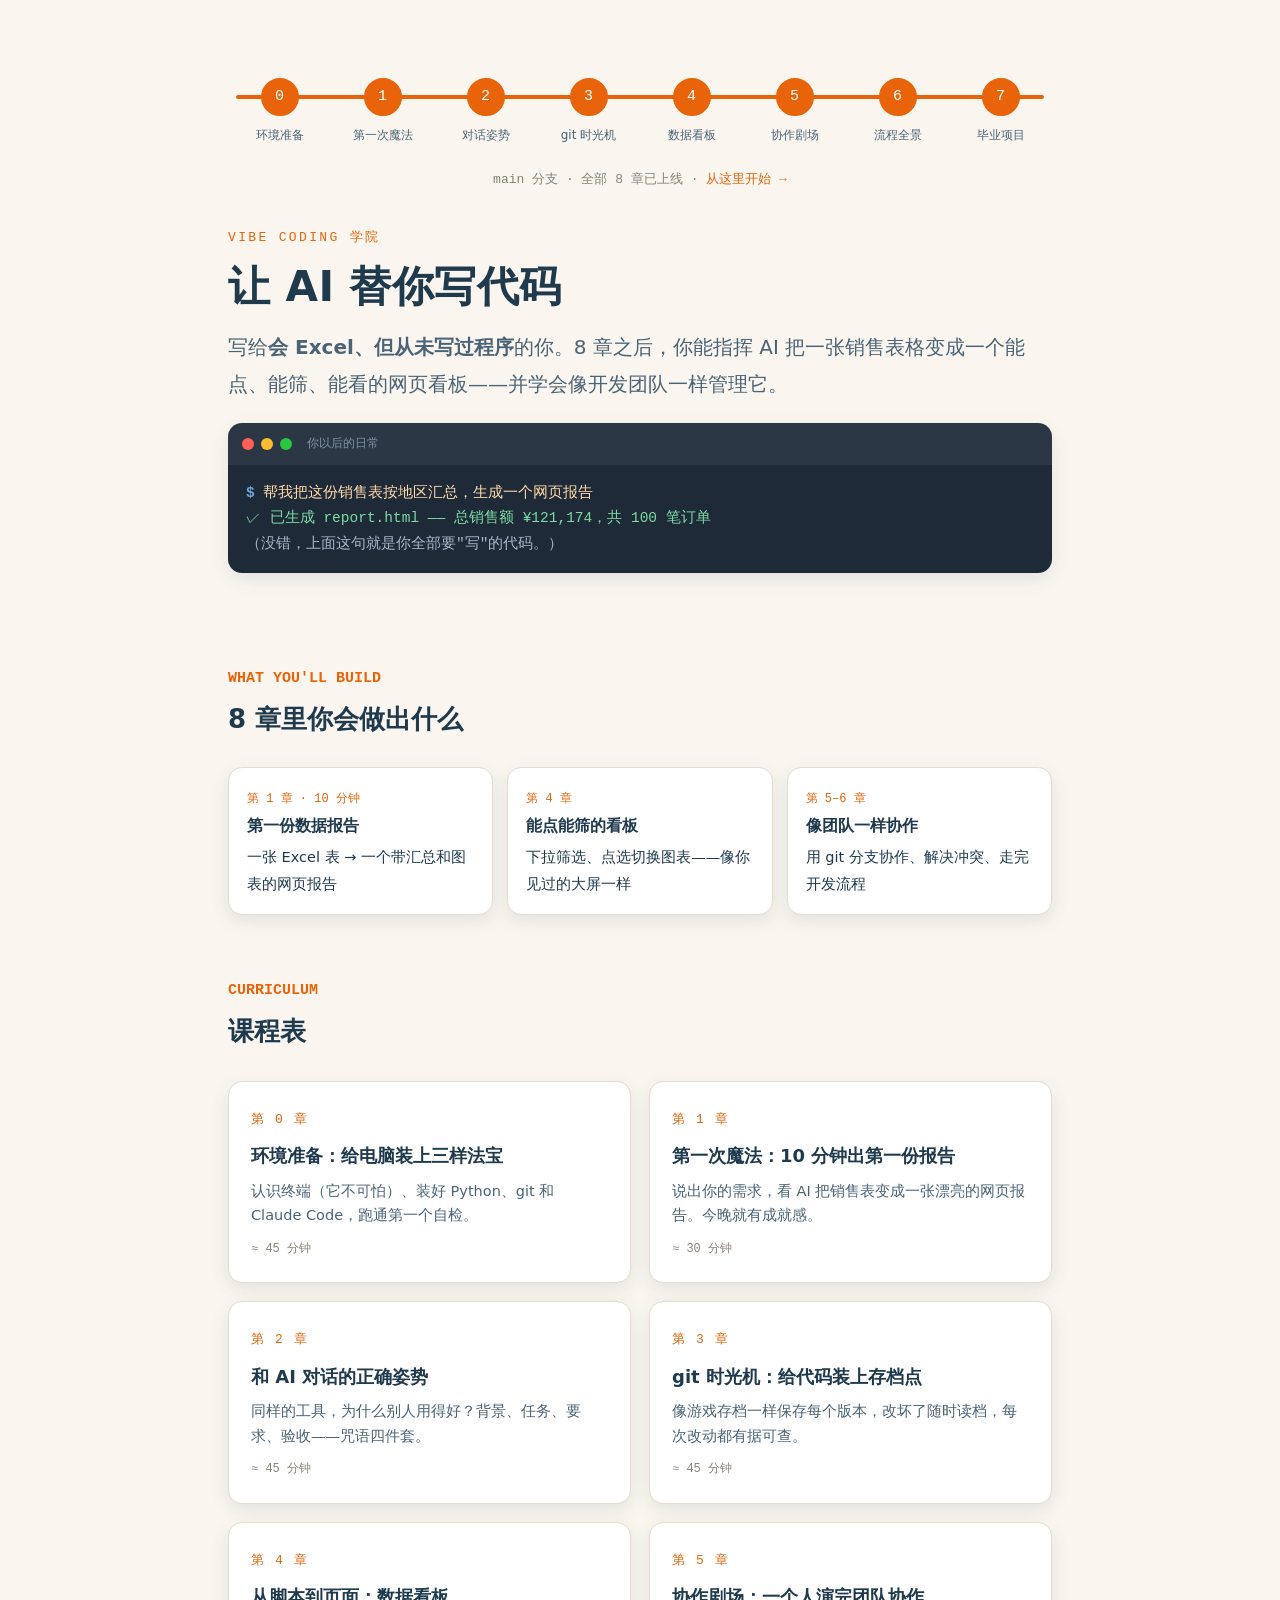
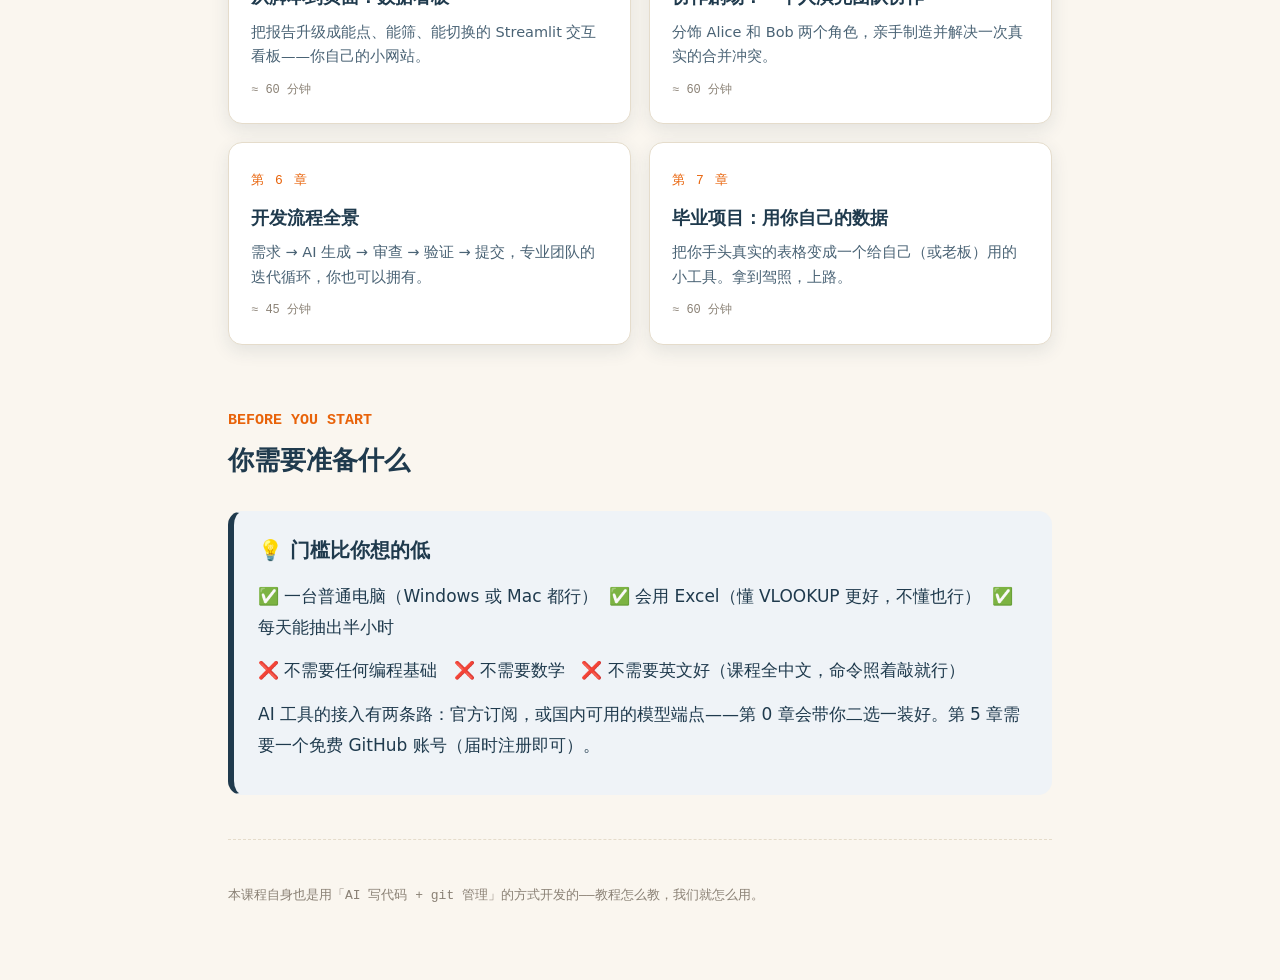
<file: tutorials/index.html>
<!DOCTYPE html>
<html lang="zh-CN">
<head>
<meta charset="UTF-8">
<meta name="viewport" content="width=device-width, initial-scale=1.0">
<title>让 AI 替你写代码 · Vibe Coding 学院</title>
<link rel="stylesheet" href="assets/style.css">
</head>
<body>
<main class="page">

  <!-- git 提交图导航（全站总览，点任意节点直达） -->
  <div class="ggwrap">
  <nav aria-label="课程进度">
    <ul class="gg" style="--p:100%">
      <li class="done"><a href="ch0.html">0</a><span class="gg-label">环境准备</span></li>
      <li class="done"><a href="ch1.html">1</a><span class="gg-label">第一次魔法</span></li>
      <li class="done"><a href="ch2.html">2</a><span class="gg-label">对话姿势</span></li>
      <li class="done"><a href="ch3.html">3</a><span class="gg-label">git 时光机</span></li>
      <li class="done"><a href="ch4.html">4</a><span class="gg-label">数据看板</span></li>
      <li class="done"><a href="ch5.html">5</a><span class="gg-label">协作剧场</span></li>
      <li class="done"><a href="ch6.html">6</a><span class="gg-label">流程全景</span></li>
      <li class="done"><a href="ch7.html">7</a><span class="gg-label">毕业项目</span></li>
    </ul>
  </nav>
  </div>
  <p class="meta-line" style="text-align:center">main 分支 · 全部 8 章已上线 · <a href="ch0.html">从这里开始 →</a></p>

  <!-- 首屏 -->
  <header class="hero">
    <p class="eyebrow">Vibe Coding 学院</p>
    <h1>让 AI 替你写代码</h1>
    <p class="lead">写给<b>会 Excel、但从未写过程序</b>的你。8 章之后，你能指挥 AI 把一张销售表格变成一个能点、能筛、能看的网页看板——并学会像开发团队一样管理它。</p>

    <div class="term">
      <div class="term-bar"><span class="dot r"></span><span class="dot y"></span><span class="dot g"></span><span class="term-title">你以后的日常</span></div>
      <pre><span class="cmd">帮我把这份销售表按地区汇总，生成一个网页报告</span>
<span class="ok">✓ 已生成 report.html —— 总销售额 ¥121,174，共 100 笔订单</span>
<span class="out">（没错，上面这句就是你全部要"写"的代码。）</span></pre>
    </div>
  </header>

  <!-- 三步成果 -->
  <section>
    <h2><span class="sec-no">WHAT YOU'LL BUILD</span>8 章里你会做出什么</h2>
    <div class="steps3">
      <div class="step3"><span class="when">第 1 章 · 10 分钟</span><b>第一份数据报告</b>一张 Excel 表 → 一个带汇总和图表的网页报告</div>
      <div class="step3"><span class="when">第 4 章</span><b>能点能筛的看板</b>下拉筛选、点选切换图表——像你见过的大屏一样</div>
      <div class="step3"><span class="when">第 5–6 章</span><b>像团队一样协作</b>用 git 分支协作、解决冲突、走完开发流程</div>
    </div>
  </section>

  <!-- 章节卡片 -->
  <section>
    <h2><span class="sec-no">CURRICULUM</span>课程表</h2>
    <div class="cards">
      <a class="card" href="ch0.html">
        <span class="no">第 0 章</span>
        <h3>环境准备：给电脑装上三样法宝</h3>
        <p>认识终端（它不可怕）、装好 Python、git 和 Claude Code，跑通第一个自检。</p>
        <span class="mins">≈ 45 分钟</span>
      </a>
      <a class="card" href="ch1.html">
        <span class="no">第 1 章</span>
        <h3>第一次魔法：10 分钟出第一份报告</h3>
        <p>说出你的需求，看 AI 把销售表变成一张漂亮的网页报告。今晚就有成就感。</p>
        <span class="mins">≈ 30 分钟</span>
      </a>
      <a class="card" href="ch2.html">
        <span class="no">第 2 章</span>
        <h3>和 AI 对话的正确姿势</h3>
        <p>同样的工具，为什么别人用得好？背景、任务、要求、验收——咒语四件套。</p>
        <span class="mins">≈ 45 分钟</span>
      </a>
      <a class="card" href="ch3.html">
        <span class="no">第 3 章</span>
        <h3>git 时光机：给代码装上存档点</h3>
        <p>像游戏存档一样保存每个版本，改坏了随时读档，每次改动都有据可查。</p>
        <span class="mins">≈ 45 分钟</span>
      </a>
      <a class="card" href="ch4.html">
        <span class="no">第 4 章</span>
        <h3>从脚本到页面：数据看板</h3>
        <p>把报告升级成能点、能筛、能切换的 Streamlit 交互看板——你自己的小网站。</p>
        <span class="mins">≈ 60 分钟</span>
      </a>
      <a class="card" href="ch5.html">
        <span class="no">第 5 章</span>
        <h3>协作剧场：一个人演完团队协作</h3>
        <p>分饰 Alice 和 Bob 两个角色，亲手制造并解决一次真实的合并冲突。</p>
        <span class="mins">≈ 60 分钟</span>
      </a>
      <a class="card" href="ch6.html">
        <span class="no">第 6 章</span>
        <h3>开发流程全景</h3>
        <p>需求 → AI 生成 → 审查 → 验证 → 提交，专业团队的迭代循环，你也可以拥有。</p>
        <span class="mins">≈ 45 分钟</span>
      </a>
      <a class="card" href="ch7.html">
        <span class="no">第 7 章</span>
        <h3>毕业项目：用你自己的数据</h3>
        <p>把你手头真实的表格变成一个给自己（或老板）用的小工具。拿到驾照，上路。</p>
        <span class="mins">≈ 60 分钟</span>
      </a>
    </div>
  </section>

  <!-- 学习准备 -->
  <section>
    <h2><span class="sec-no">BEFORE YOU START</span>你需要准备什么</h2>
    <div class="box box-tip">
      <h3>门槛比你想的低</h3>
      <p>✅ 一台普通电脑（Windows 或 Mac 都行）&nbsp;&nbsp;✅ 会用 Excel（懂 VLOOKUP 更好，不懂也行）&nbsp;&nbsp;✅ 每天能抽出半小时</p>
      <p>❌ 不需要任何编程基础 &nbsp;&nbsp;❌ 不需要数学 &nbsp;&nbsp;❌ 不需要英文好（课程全中文，命令照着敲就行）</p>
      <p>AI 工具的接入有两条路：官方订阅，或国内可用的模型端点——第 0 章会带你二选一装好。第 5 章需要一个免费 GitHub 账号（届时注册即可）。</p>
    </div>
  </section>

  <footer>
    <hr>
    <p class="meta-line">本课程自身也是用「AI 写代码 + git 管理」的方式开发的——教程怎么教，我们就怎么用。</p>
  </footer>

</main>
</body>
</html>
</file>
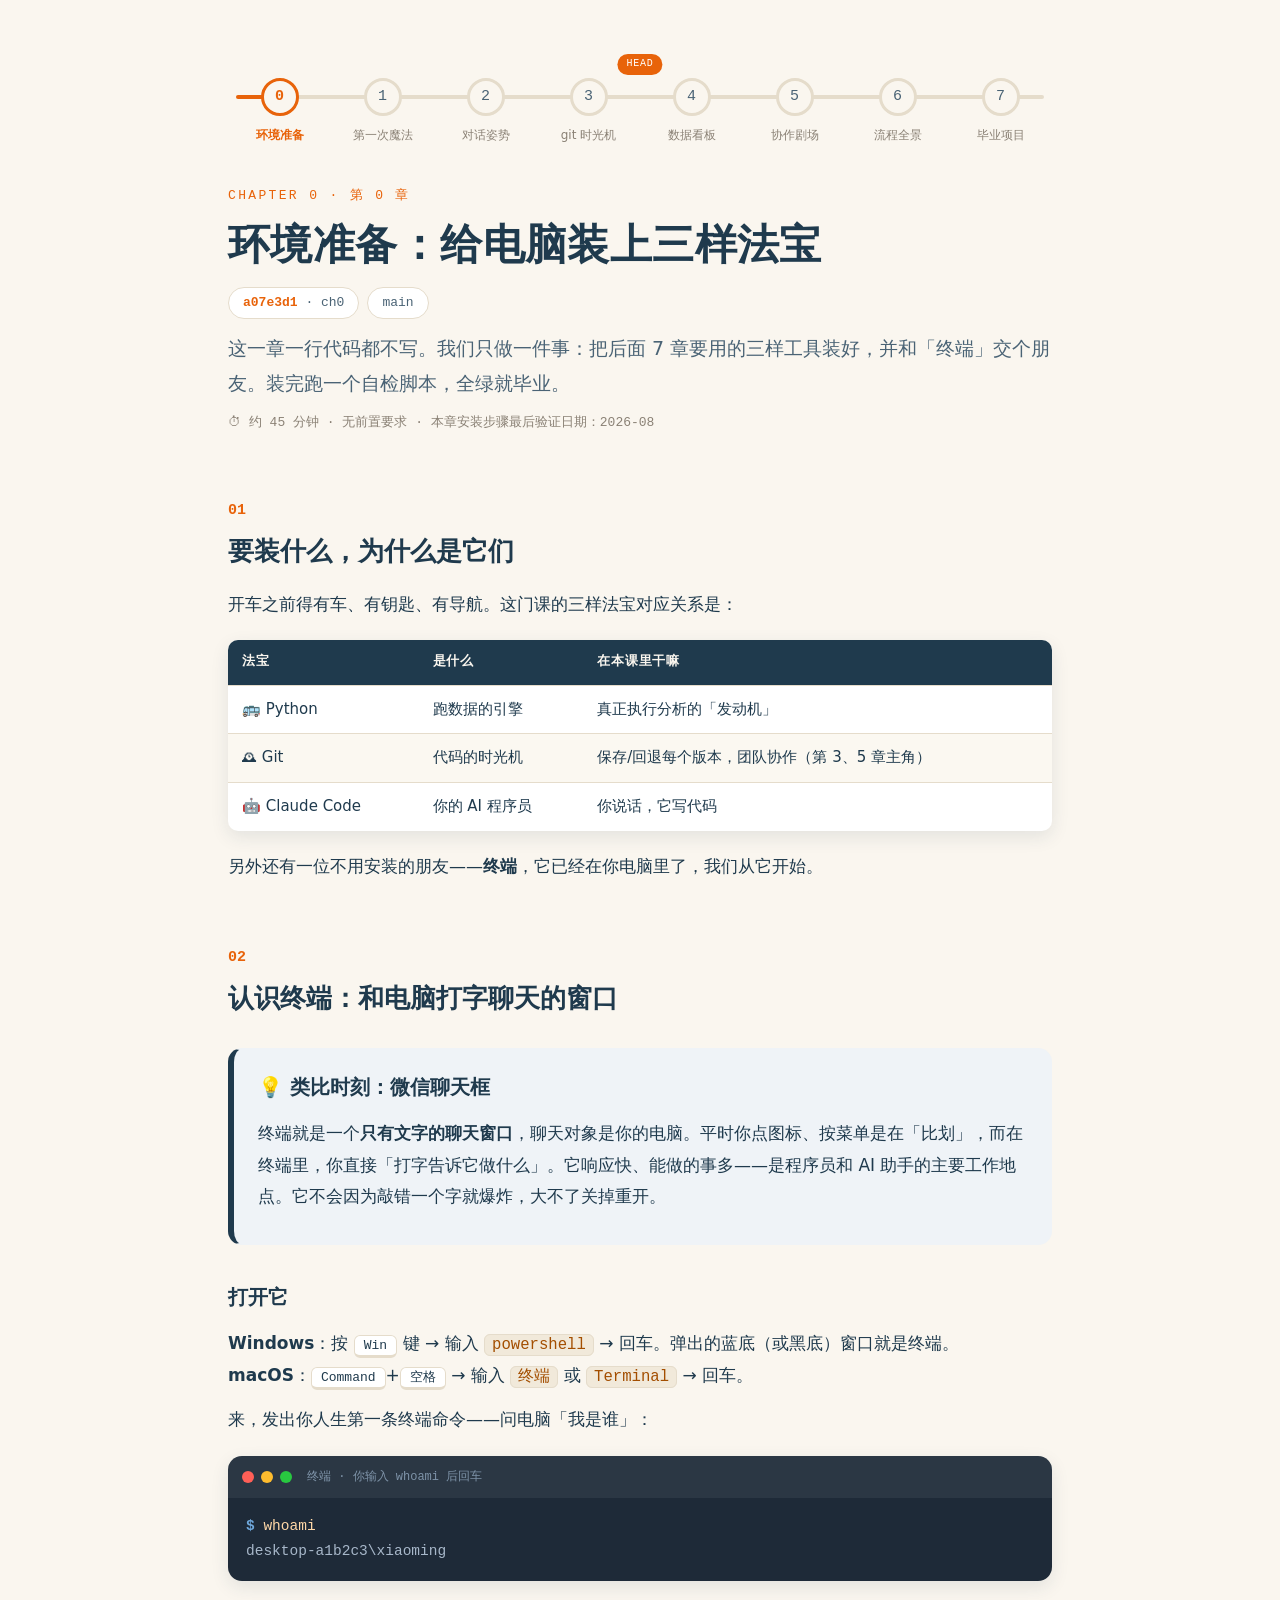
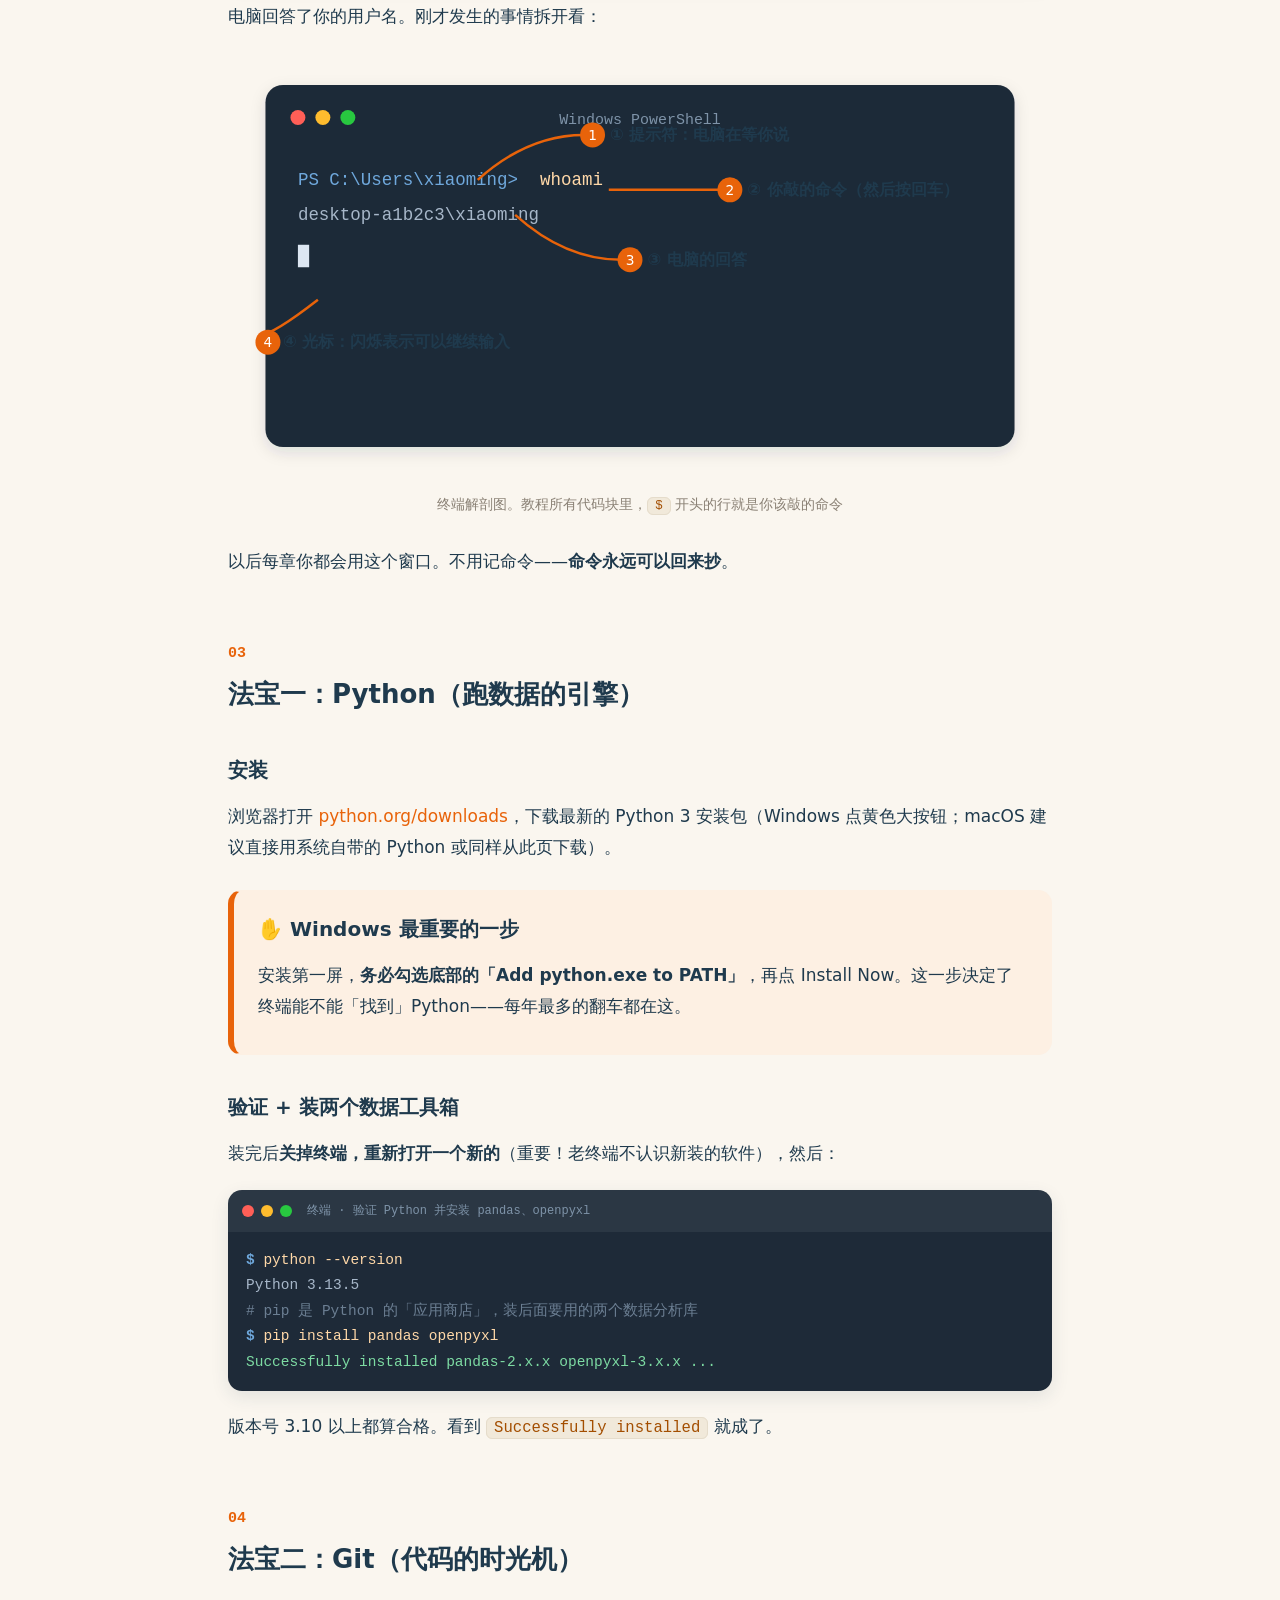
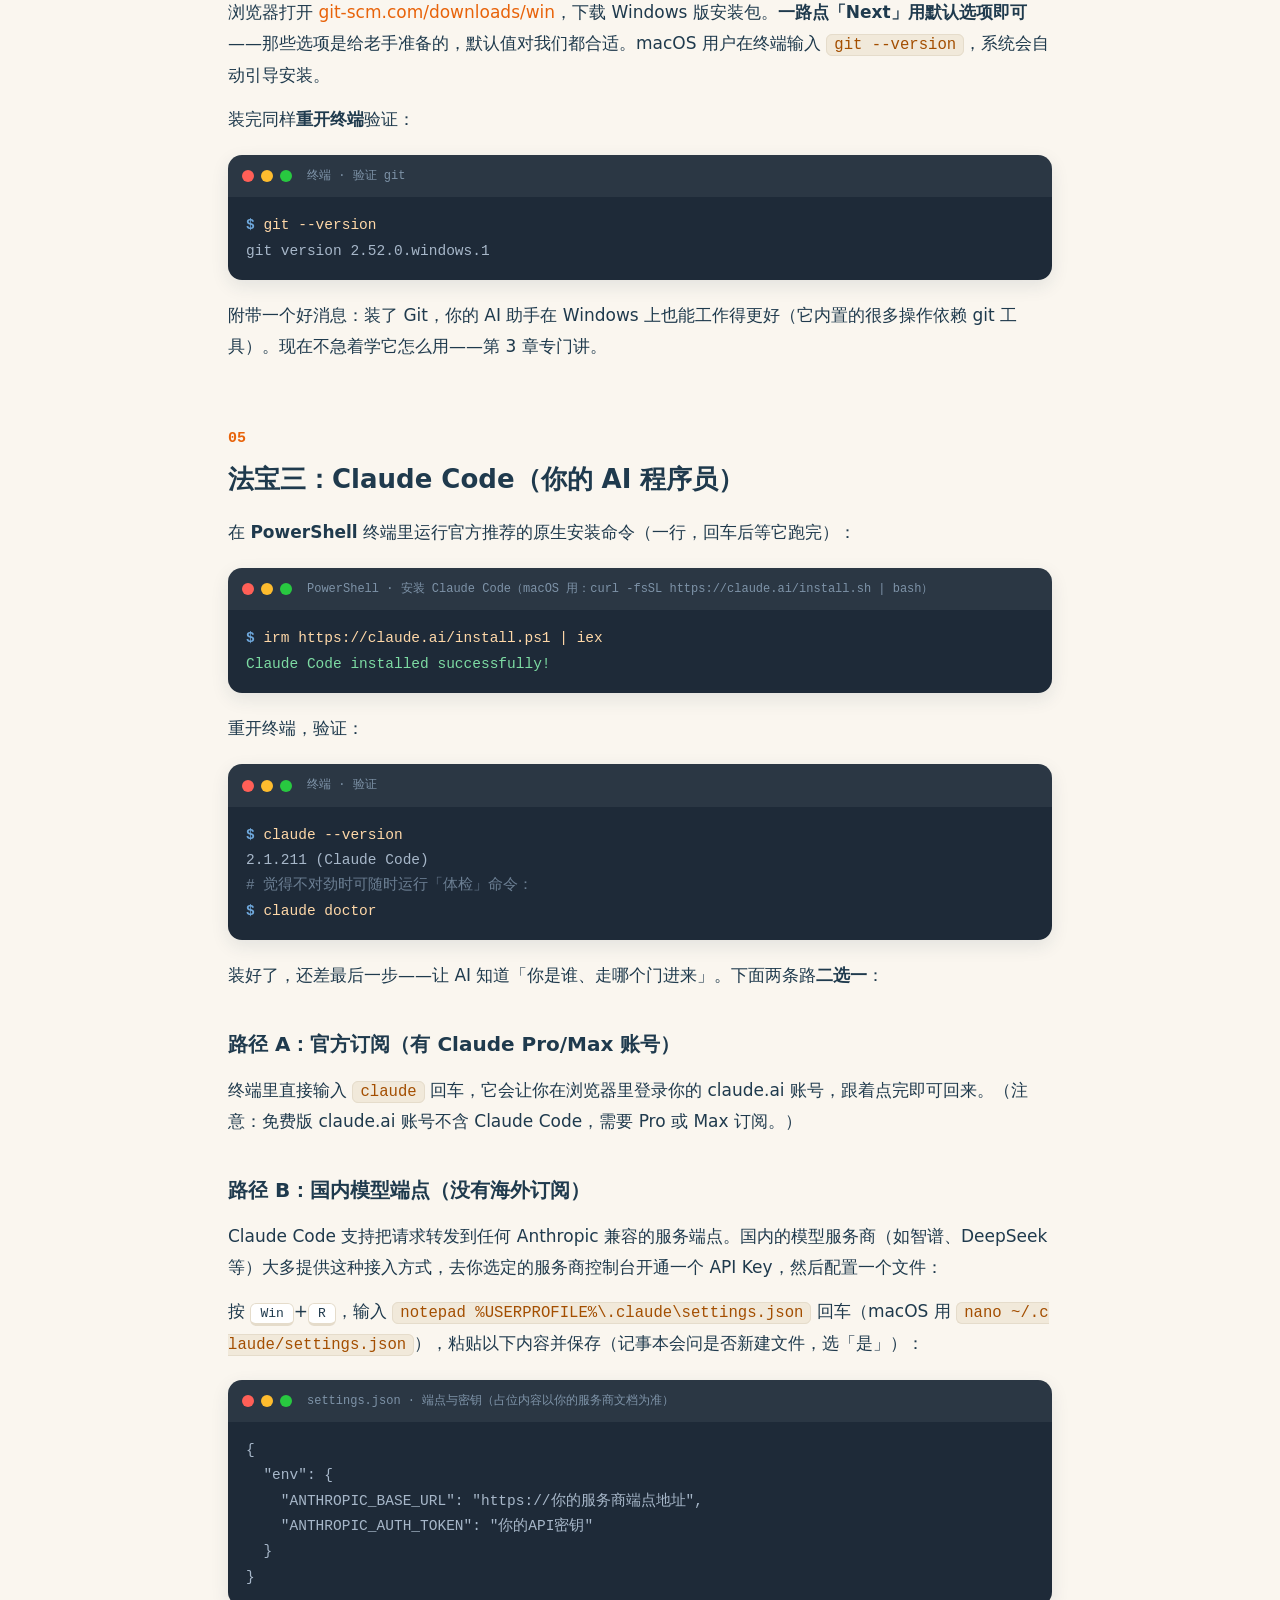
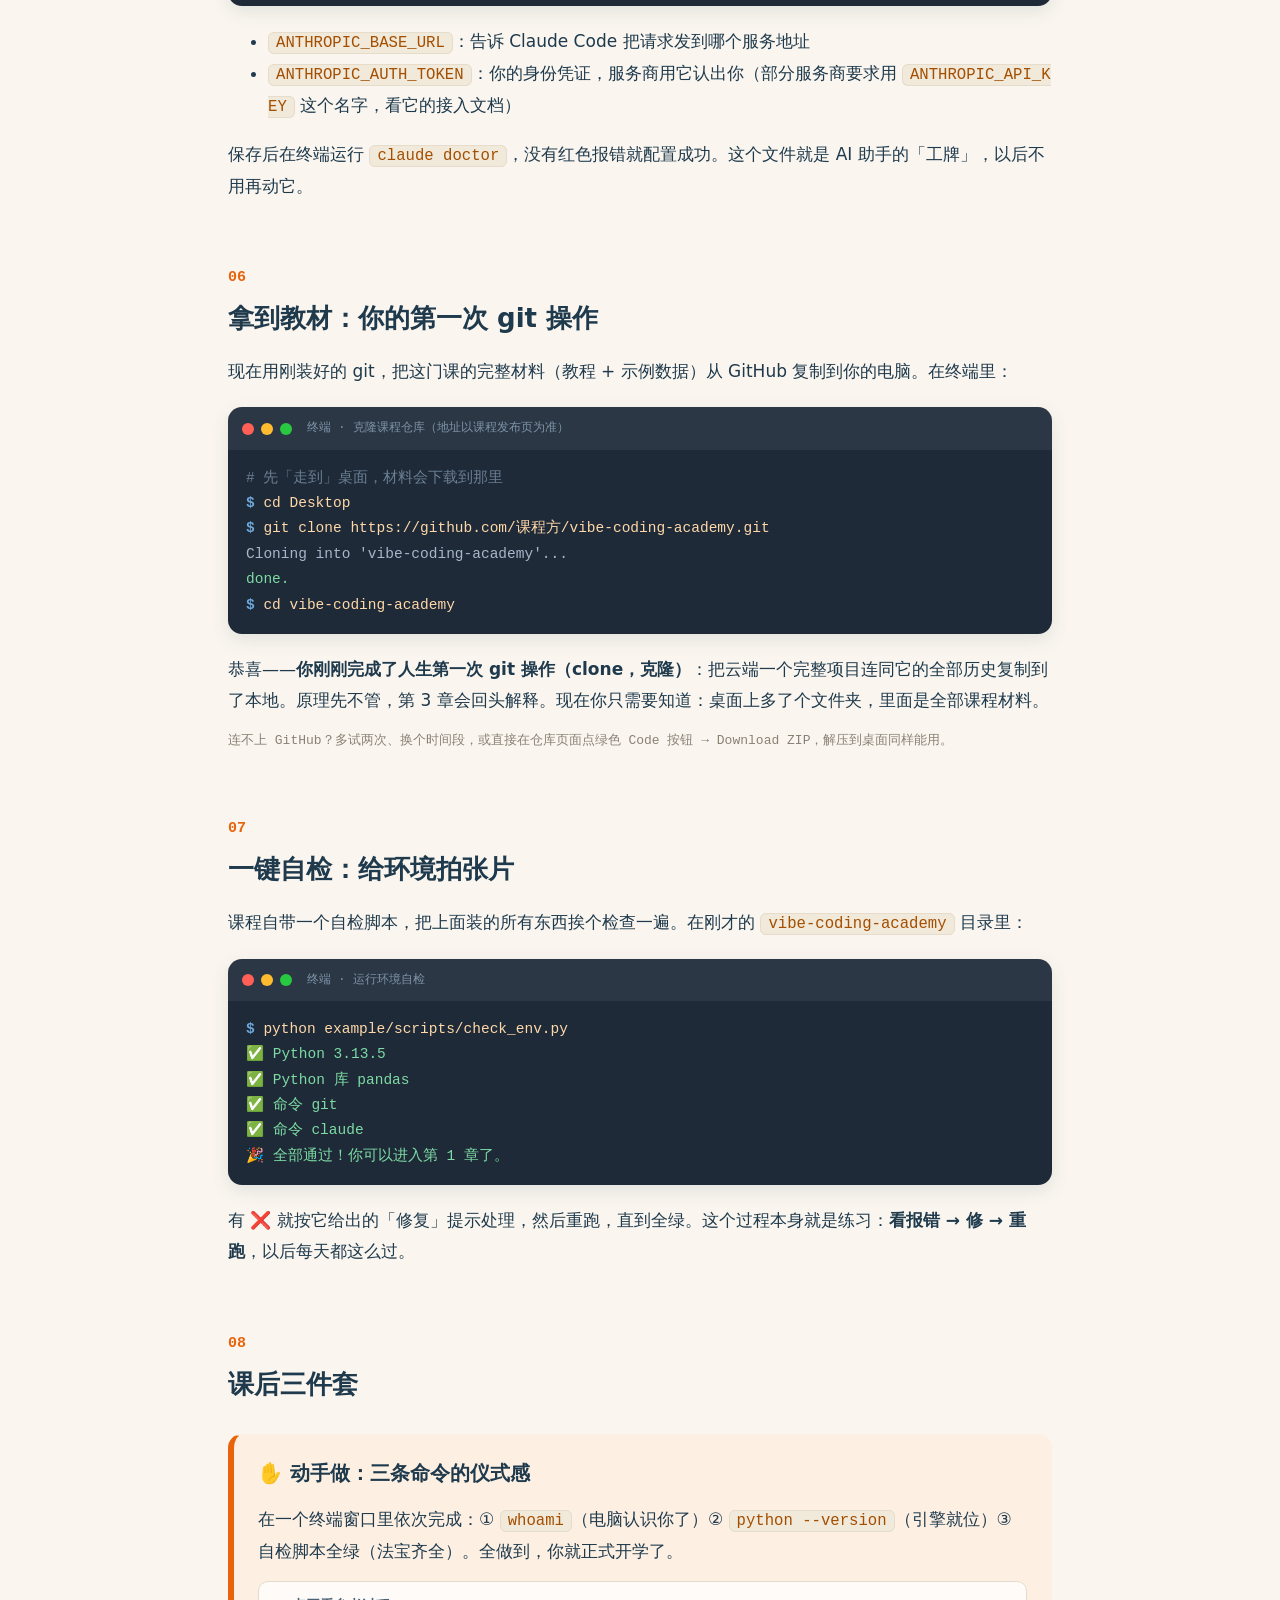
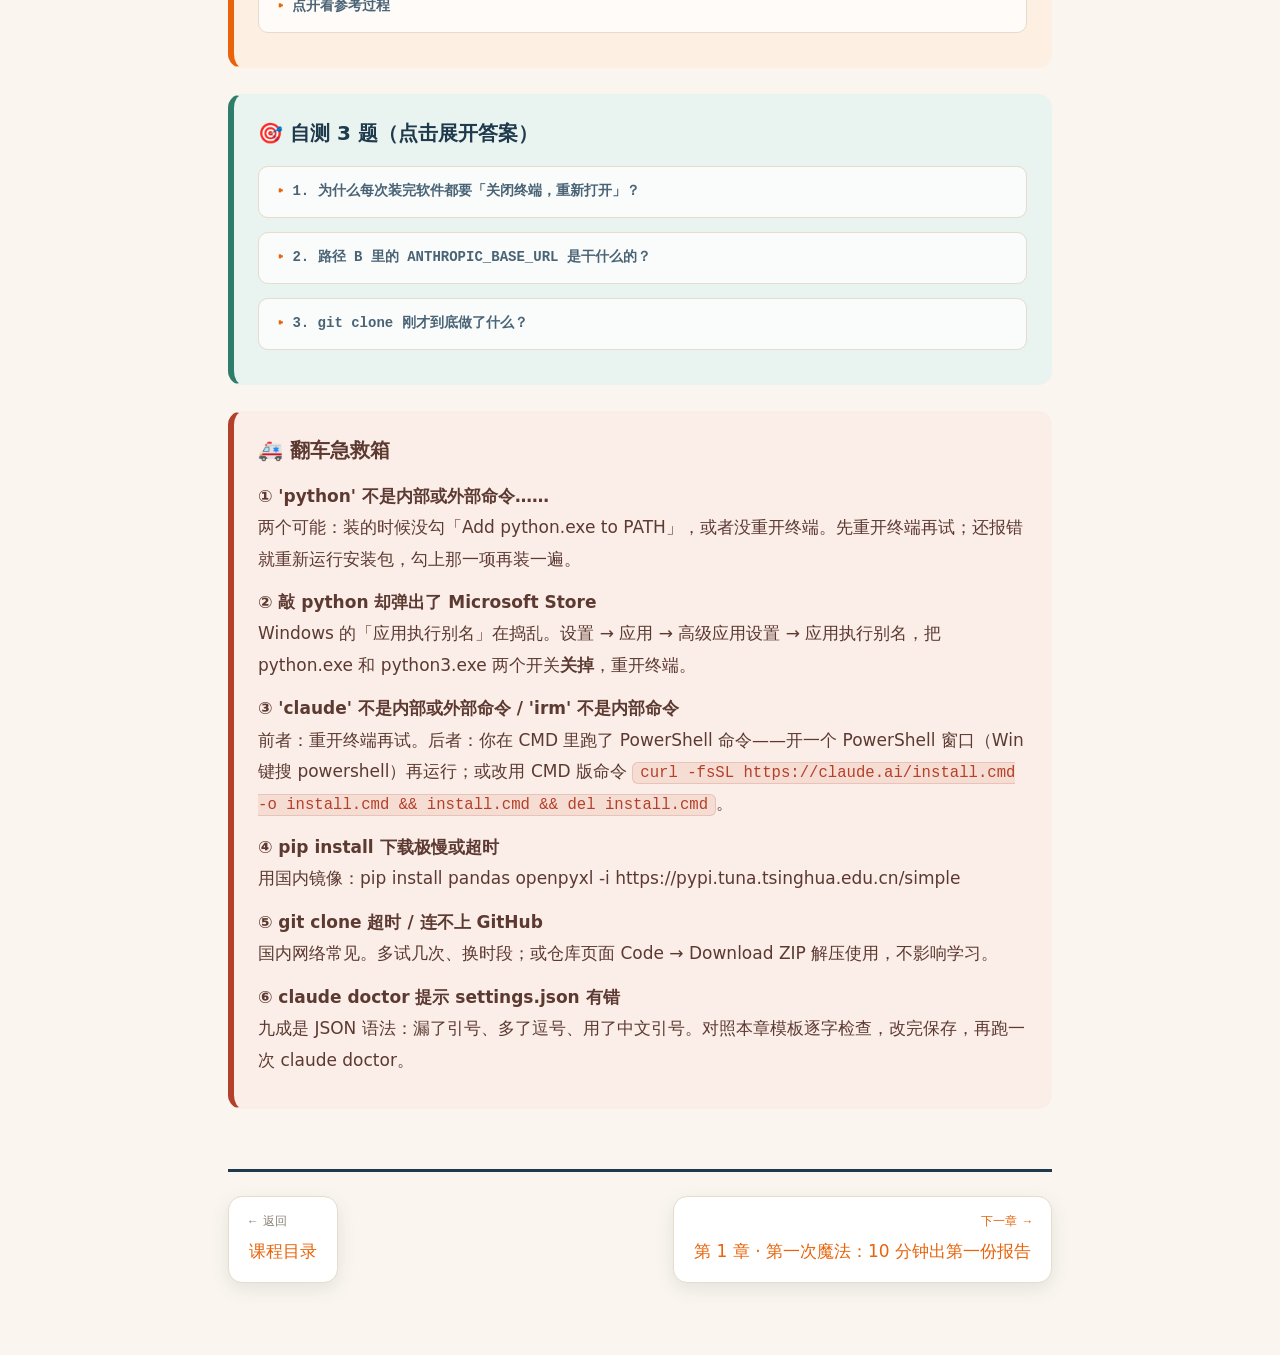
<file: tutorials/ch0.html>
<!DOCTYPE html>
<html lang="zh-CN">
<head>
<meta charset="UTF-8">
<meta name="viewport" content="width=device-width, initial-scale=1.0">
<title>第 0 章 · 环境准备：给电脑装上三样法宝</title>
<link rel="stylesheet" href="assets/style.css">
</head>
<body>
<main class="page">

  <!-- git 提交图导航 -->
  <div class="ggwrap">
  <nav aria-label="课程进度">
    <ul class="gg" style="--p:6.25%">
      <li class="cur"><a href="ch0.html" aria-current="page">0</a><span class="gg-label">环境准备</span></li>
      <li><a href="ch1.html">1</a><span class="gg-label">第一次魔法</span></li>
      <li><a href="ch2.html">2</a><span class="gg-label">对话姿势</span></li>
      <li><a href="ch3.html">3</a><span class="gg-label">git 时光机</span></li>
      <li><a href="ch4.html">4</a><span class="gg-label">数据看板</span></li>
      <li><a href="ch5.html">5</a><span class="gg-label">协作剧场</span></li>
      <li><a href="ch6.html">6</a><span class="gg-label">流程全景</span></li>
      <li><a href="ch7.html">7</a><span class="gg-label">毕业项目</span></li>
    </ul>
  </nav>
  </div>

  <header class="chap-head">
    <p class="eyebrow">Chapter 0 · 第 0 章</p>
    <h1>环境准备：给电脑装上三样法宝</h1>
    <p><span class="hash-chip"><b>a07e3d1</b> · ch0</span><span class="hash-chip">main</span></p>
    <p class="lead">这一章一行代码都不写。我们只做一件事：把后面 7 章要用的三样工具装好，并和「终端」交个朋友。装完跑一个自检脚本，全绿就毕业。</p>
    <p class="meta-line">⏱ 约 45 分钟 · 无前置要求 · 本章安装步骤最后验证日期：2026-08</p>
  </header>

  <!-- ============ 01 ============ -->
  <section>
    <h2><span class="sec-no">01</span>要装什么，为什么是它们</h2>
    <p>开车之前得有车、有钥匙、有导航。这门课的三样法宝对应关系是：</p>
    <table>
      <thead><tr><th>法宝</th><th>是什么</th><th>在本课里干嘛</th></tr></thead>
      <tbody>
        <tr><td>🚌 Python</td><td>跑数据的引擎</td><td>真正执行分析的「发动机」</td></tr>
        <tr><td>🕰 Git</td><td>代码的时光机</td><td>保存/回退每个版本，团队协作（第 3、5 章主角）</td></tr>
        <tr><td>🤖 Claude Code</td><td>你的 AI 程序员</td><td>你说话，它写代码</td></tr>
      </tbody>
    </table>
    <p>另外还有一位不用安装的朋友——<b>终端</b>，它已经在你电脑里了，我们从它开始。</p>
  </section>

  <!-- ============ 02 ============ -->
  <section>
    <h2><span class="sec-no">02</span>认识终端：和电脑打字聊天的窗口</h2>
    <div class="box box-tip">
      <h3>类比时刻：微信聊天框</h3>
      <p>终端就是一个<b>只有文字的聊天窗口</b>，聊天对象是你的电脑。平时你点图标、按菜单是在「比划」，而在终端里，你直接「打字告诉它做什么」。它响应快、能做的事多——是程序员和 AI 助手的主要工作地点。它不会因为敲错一个字就爆炸，大不了关掉重开。</p>
    </div>
    <h3>打开它</h3>
    <p><b>Windows</b>：按 <kbd>Win</kbd> 键 → 输入 <code>powershell</code> → 回车。弹出的蓝底（或黑底）窗口就是终端。<br>
    <b>macOS</b>：<kbd>Command</kbd>+<kbd>空格</kbd> → 输入 <code>终端</code> 或 <code>Terminal</code> → 回车。</p>
    <p>来，发出你人生第一条终端命令——问电脑「我是谁」：</p>
    <div class="term">
      <div class="term-bar"><span class="dot r"></span><span class="dot y"></span><span class="dot g"></span><span class="term-title">终端 · 你输入 whoami 后回车</span></div>
      <pre><span class="cmd">whoami</span>
<span class="out">desktop-a1b2c3\xiaoming</span></pre>
    </div>
    <p>电脑回答了你的用户名。刚才发生的事情拆开看：</p>
    <figure class="fig">
      <svg viewBox="0 0 660 330" role="img" aria-label="终端窗口解剖图：提示符、命令、输出、光标">
        <defs>
          <filter id="s0" x="-20%" y="-20%" width="140%" height="140%">
            <feDropShadow dx="0" dy="4" stdDeviation="6" flood-color="#1F3A4D" flood-opacity="0.12"/>
          </filter>
        </defs>
        <rect x="30" y="20" width="600" height="290" rx="14" fill="#1E2A38" filter="url(#s0)"/>
        <circle cx="56" cy="46" r="6" fill="#FF5F57"/><circle cx="76" cy="46" r="6" fill="#FEBC2E"/><circle cx="96" cy="46" r="6" fill="#28C840"/>
        <text x="330" y="51" text-anchor="middle" font-size="12" fill="#7E93A8" font-family="Consolas,monospace">Windows PowerShell</text>
        <text x="56" y="100" font-size="14" fill="#6FA8DC" font-family="Consolas,monospace">PS C:\Users\xiaoming&gt;</text>
        <text x="250" y="100" font-size="14" fill="#FFD8A8" font-family="Consolas,monospace">whoami</text>
        <text x="56" y="128" font-size="14" fill="#A7B7C9" font-family="Consolas,monospace">desktop-a1b2c3\xiaoming</text>
        <rect x="56" y="148" width="9" height="18" fill="#DCE6F2"/>
        <!-- 标注线 -->
        <g stroke="#E8630A" stroke-width="2" fill="none">
          <path d="M 200 96 Q 240 60 285 60"/>
          <path d="M 305 104 Q 350 104 395 104"/>
          <path d="M 230 124 Q 270 160 315 160"/>
          <path d="M 66 172 Q 30 200 20 200" transform="translate(6,20)"/>
        </g>
        <g font-size="13" fill="#1F3A4D">
          <circle cx="292" cy="60" r="10" fill="#E8630A"/><text x="292" y="64" text-anchor="middle" fill="#fff" font-size="11">1</text>
          <circle cx="402" cy="104" r="10" fill="#E8630A"/><text x="402" y="108" text-anchor="middle" fill="#fff" font-size="11">2</text>
          <circle cx="322" cy="160" r="10" fill="#E8630A"/><text x="322" y="164" text-anchor="middle" fill="#fff" font-size="11">3</text>
          <circle cx="20" cy="226" r="10" fill="#E8630A" transform="translate(12,0)"/><text x="32" y="230" text-anchor="middle" fill="#fff" font-size="11">4</text>
        </g>
        <g font-size="13" fill="#1F3A4D">
          <text x="306" y="64" font-weight="600">① 提示符：电脑在等你说</text>
          <text x="416" y="108" font-weight="600">② 你敲的命令（然后按回车）</text>
          <text x="336" y="164" font-weight="600">③ 电脑的回答</text>
          <text x="44" y="230" font-weight="600">④ 光标：闪烁表示可以继续输入</text>
        </g>
      </svg>
      <figcaption>终端解剖图。教程所有代码块里，<code>$</code> 开头的行就是你该敲的命令</figcaption>
    </figure>
    <p>以后每章你都会用这个窗口。不用记命令——<b>命令永远可以回来抄</b>。</p>
  </section>

  <!-- ============ 03 ============ -->
  <section>
    <h2><span class="sec-no">03</span>法宝一：Python（跑数据的引擎）</h2>
    <h3>安装</h3>
    <p>浏览器打开 <a href="https://www.python.org/downloads/">python.org/downloads</a>，下载最新的 Python 3 安装包（Windows 点黄色大按钮；macOS 建议直接用系统自带的 Python 或同样从此页下载）。</p>
    <div class="box box-do">
      <h3>Windows 最重要的一步</h3>
      <p>安装第一屏，<b>务必勾选底部的「Add python.exe to PATH」</b>，再点 Install Now。这一步决定了终端能不能「找到」Python——每年最多的翻车都在这。</p>
    </div>
    <h3>验证 + 装两个数据工具箱</h3>
    <p>装完后<b>关掉终端，重新打开一个新的</b>（重要！老终端不认识新装的软件），然后：</p>
    <div class="term">
      <div class="term-bar"><span class="dot r"></span><span class="dot y"></span><span class="dot g"></span><span class="term-title">终端 · 验证 Python 并安装 pandas、openpyxl</span></div>
      <pre><span class="cmd">python --version</span>
<span class="out">Python 3.13.5</span>
<span class="cmt"># pip 是 Python 的「应用商店」，装后面要用的两个数据分析库</span>
<span class="cmd">pip install pandas openpyxl</span>
<span class="ok">Successfully installed pandas-2.x.x openpyxl-3.x.x ...</span></pre>
    </div>
    <p>版本号 3.10 以上都算合格。看到 <code>Successfully installed</code> 就成了。</p>
  </section>

  <!-- ============ 04 ============ -->
  <section>
    <h2><span class="sec-no">04</span>法宝二：Git（代码的时光机）</h2>
    <p>浏览器打开 <a href="https://git-scm.com/downloads/win">git-scm.com/downloads/win</a>，下载 Windows 版安装包。<b>一路点「Next」用默认选项即可</b>——那些选项是给老手准备的，默认值对我们都合适。macOS 用户在终端输入 <code>git --version</code>，系统会自动引导安装。</p>
    <p>装完同样<b>重开终端</b>验证：</p>
    <div class="term">
      <div class="term-bar"><span class="dot r"></span><span class="dot y"></span><span class="dot g"></span><span class="term-title">终端 · 验证 git</span></div>
      <pre><span class="cmd">git --version</span>
<span class="out">git version 2.52.0.windows.1</span></pre>
    </div>
    <p>附带一个好消息：装了 Git，你的 AI 助手在 Windows 上也能工作得更好（它内置的很多操作依赖 git 工具）。现在不急着学它怎么用——第 3 章专门讲。</p>
  </section>

  <!-- ============ 05 ============ -->
  <section>
    <h2><span class="sec-no">05</span>法宝三：Claude Code（你的 AI 程序员）</h2>
    <p>在 <b>PowerShell</b> 终端里运行官方推荐的原生安装命令（一行，回车后等它跑完）：</p>
    <div class="term">
      <div class="term-bar"><span class="dot r"></span><span class="dot y"></span><span class="dot g"></span><span class="term-title">PowerShell · 安装 Claude Code（macOS 用：curl -fsSL https://claude.ai/install.sh | bash）</span></div>
      <pre><span class="cmd">irm https://claude.ai/install.ps1 | iex</span>
<span class="ok">Claude Code installed successfully!</span></pre>
    </div>
    <p>重开终端，验证：</p>
    <div class="term">
      <div class="term-bar"><span class="dot r"></span><span class="dot y"></span><span class="dot g"></span><span class="term-title">终端 · 验证</span></div>
      <pre><span class="cmd">claude --version</span>
<span class="out">2.1.211 (Claude Code)</span>
<span class="cmt"># 觉得不对劲时可随时运行「体检」命令：</span>
<span class="cmd">claude doctor</span></pre>
    </div>
    <p>装好了，还差最后一步——让 AI 知道「你是谁、走哪个门进来」。下面两条路<b>二选一</b>：</p>

    <h3>路径 A：官方订阅（有 Claude Pro/Max 账号）</h3>
    <p>终端里直接输入 <code>claude</code> 回车，它会让你在浏览器里登录你的 claude.ai 账号，跟着点完即可回来。（注意：免费版 claude.ai 账号不含 Claude Code，需要 Pro 或 Max 订阅。）</p>

    <h3>路径 B：国内模型端点（没有海外订阅）</h3>
    <p> Claude Code 支持把请求转发到任何 Anthropic 兼容的服务端点。国内的模型服务商（如智谱、DeepSeek 等）大多提供这种接入方式，去你选定的服务商控制台开通一个 API Key，然后配置一个文件：</p>
    <p>按 <kbd>Win</kbd>+<kbd>R</kbd>，输入 <code>notepad %USERPROFILE%\.claude\settings.json</code> 回车（macOS 用 <code>nano ~/.claude/settings.json</code>），粘贴以下内容并保存（记事本会问是否新建文件，选「是」）：</p>
    <div class="term">
      <div class="term-bar"><span class="dot r"></span><span class="dot y"></span><span class="dot g"></span><span class="term-title">settings.json · 端点与密钥（占位内容以你的服务商文档为准）</span></div>
      <pre><span class="out">{
  "env": {
    "ANTHROPIC_BASE_URL": "https://你的服务商端点地址",
    "ANTHROPIC_AUTH_TOKEN": "你的API密钥"
  }
}</span></pre>
    </div>
    <ul>
      <li><code>ANTHROPIC_BASE_URL</code>：告诉 Claude Code 把请求发到哪个服务地址</li>
      <li><code>ANTHROPIC_AUTH_TOKEN</code>：你的身份凭证，服务商用它认出你（部分服务商要求用 <code>ANTHROPIC_API_KEY</code> 这个名字，看它的接入文档）</li>
    </ul>
    <p>保存后在终端运行 <code>claude doctor</code>，没有红色报错就配置成功。这个文件就是 AI 助手的「工牌」，以后不用再动它。</p>
  </section>

  <!-- ============ 06 ============ -->
  <section>
    <h2><span class="sec-no">06</span>拿到教材：你的第一次 git 操作</h2>
    <p>现在用刚装好的 git，把这门课的完整材料（教程 + 示例数据）从 GitHub 复制到你的电脑。在终端里：</p>
    <div class="term">
      <div class="term-bar"><span class="dot r"></span><span class="dot y"></span><span class="dot g"></span><span class="term-title">终端 · 克隆课程仓库（地址以课程发布页为准）</span></div>
      <pre><span class="cmt"># 先「走到」桌面，材料会下载到那里</span>
<span class="cmd">cd Desktop</span>
<span class="cmd">git clone https://github.com/课程方/vibe-coding-academy.git</span>
<span class="out">Cloning into 'vibe-coding-academy'...</span>
<span class="ok">done.</span>
<span class="cmd">cd vibe-coding-academy</span></pre>
    </div>
    <p>恭喜——<b>你刚刚完成了人生第一次 git 操作（clone，克隆）</b>：把云端一个完整项目连同它的全部历史复制到了本地。原理先不管，第 3 章会回头解释。现在你只需要知道：桌面上多了个文件夹，里面是全部课程材料。</p>
    <p class="meta-line">连不上 GitHub？多试两次、换个时间段，或直接在仓库页面点绿色 Code 按钮 → Download ZIP，解压到桌面同样能用。</p>
  </section>

  <!-- ============ 07 ============ -->
  <section>
    <h2><span class="sec-no">07</span>一键自检：给环境拍张片</h2>
    <p>课程自带一个自检脚本，把上面装的所有东西挨个检查一遍。在刚才的 <code>vibe-coding-academy</code> 目录里：</p>
    <div class="term">
      <div class="term-bar"><span class="dot r"></span><span class="dot y"></span><span class="dot g"></span><span class="term-title">终端 · 运行环境自检</span></div>
      <pre><span class="cmd">python example/scripts/check_env.py</span>
<span class="ok">✅ Python 3.13.5</span>
<span class="ok">✅ Python 库 pandas</span>
<span class="ok">✅ 命令 git</span>
<span class="ok">✅ 命令 claude</span>
<span class="ok">🎉 全部通过！你可以进入第 1 章了。</span></pre>
    </div>
    <p>有 ❌ 就按它给出的「修复」提示处理，然后重跑，直到全绿。这个过程本身就是练习：<b>看报错 → 修 → 重跑</b>，以后每天都这么过。</p>
  </section>

  <!-- ============ 三件套 ============ -->
  <section>
    <h2><span class="sec-no">08</span>课后三件套</h2>

    <div class="box box-do">
      <h3>动手做：三条命令的仪式感</h3>
      <p>在一个终端窗口里依次完成：① <code>whoami</code>（电脑认识你了）② <code>python --version</code>（引擎就位）③ 自检脚本全绿（法宝齐全）。全做到，你就正式开学了。</p>
      <details>
        <summary>点开看参考过程</summary>
        <div class="term">
          <div class="term-bar"><span class="dot r"></span><span class="dot y"></span><span class="dot g"></span><span class="term-title">终端 · 参考过程</span></div>
          <pre><span class="cmd">whoami</span>
<span class="out">desktop-a1b2c3\xiaoming</span>
<span class="cmd">python --version</span>
<span class="out">Python 3.13.5</span>
<span class="cmd">cd Desktop/vibe-coding-academy</span>
<span class="cmd">python example/scripts/check_env.py</span>
<span class="ok">🎉 全部通过！你可以进入第 1 章了。</span></pre>
        </div>
        <p>如果卡在某一步，翻下面的急救箱——十有八九已经有人替你翻过这个车了。</p>
      </details>
    </div>

    <div class="box box-quiz">
      <h3>自测 3 题（点击展开答案）</h3>
      <details><summary>1. 为什么每次装完软件都要「关闭终端，重新打开」？</summary><p>终端在启动时记住一份「软件位置清单」（PATH 环境变量）。新装的软件登记进了清单，但<b>已经开着的终端还在用旧清单</b>，找不到它。重开 = 重新读清单。</p></details>
      <details><summary>2. 路径 B 里的 ANTHROPIC_BASE_URL 是干什么的？</summary><p>它告诉 Claude Code「把请求发到哪个服务地址」。不设置时默认发到官方；填上国内服务商的端点地址后，就走你开通的那条路。配好之后日常使用和路径 A 没有区别。</p></details>
      <details><summary>3. git clone 刚才到底做了什么？</summary><p>把云端（GitHub）上的一个完整项目——所有文件、所有文件夹、<b>连同它的全部修改历史</b>——原样复制了一份到你的电脑。从此你在本地怎么折腾都不影响云端原件。</p></details>
    </div>

    <div class="box box-aid">
      <h3>翻车急救箱</h3>
      <p><b>① 'python' 不是内部或外部命令……</b><br>两个可能：装的时候没勾「Add python.exe to PATH」，或者没重开终端。先重开终端再试；还报错就重新运行安装包，勾上那一项再装一遍。</p>
      <p><b>② 敲 python 却弹出了 Microsoft Store</b><br>Windows 的「应用执行别名」在捣乱。设置 → 应用 → 高级应用设置 → 应用执行别名，把 python.exe 和 python3.exe 两个开关<b>关掉</b>，重开终端。</p>
      <p><b>③ 'claude' 不是内部或外部命令 / 'irm' 不是内部命令</b><br>前者：重开终端再试。后者：你在 CMD 里跑了 PowerShell 命令——开一个 PowerShell 窗口（Win 键搜 powershell）再运行；或改用 CMD 版命令 <code>curl -fsSL https://claude.ai/install.cmd -o install.cmd && install.cmd && del install.cmd</code>。</p>
      <p><b>④ pip install 下载极慢或超时</b><br>用国内镜像：pip install pandas openpyxl -i https://pypi.tuna.tsinghua.edu.cn/simple</p>
      <p><b>⑤ git clone 超时 / 连不上 GitHub</b><br>国内网络常见。多试几次、换时段；或仓库页面 Code → Download ZIP 解压使用，不影响学习。</p>
      <p><b>⑥ claude doctor 提示 settings.json 有错</b><br>九成是 JSON 语法：漏了引号、多了逗号、用了中文引号。对照本章模板逐字检查，改完保存，再跑一次 claude doctor。</p>
    </div>
  </section>

  <!-- 章尾导航 -->
  <nav class="pager" aria-label="上一章下一章">
    <a href="index.html"><span class="dir">← 返回</span>课程目录</a>
    <a class="next" href="ch1.html"><span class="dir dir-next">下一章 →</span>第 1 章 · 第一次魔法：10 分钟出第一份报告</a>
  </nav>

</main>
</body>
</html>
</file>
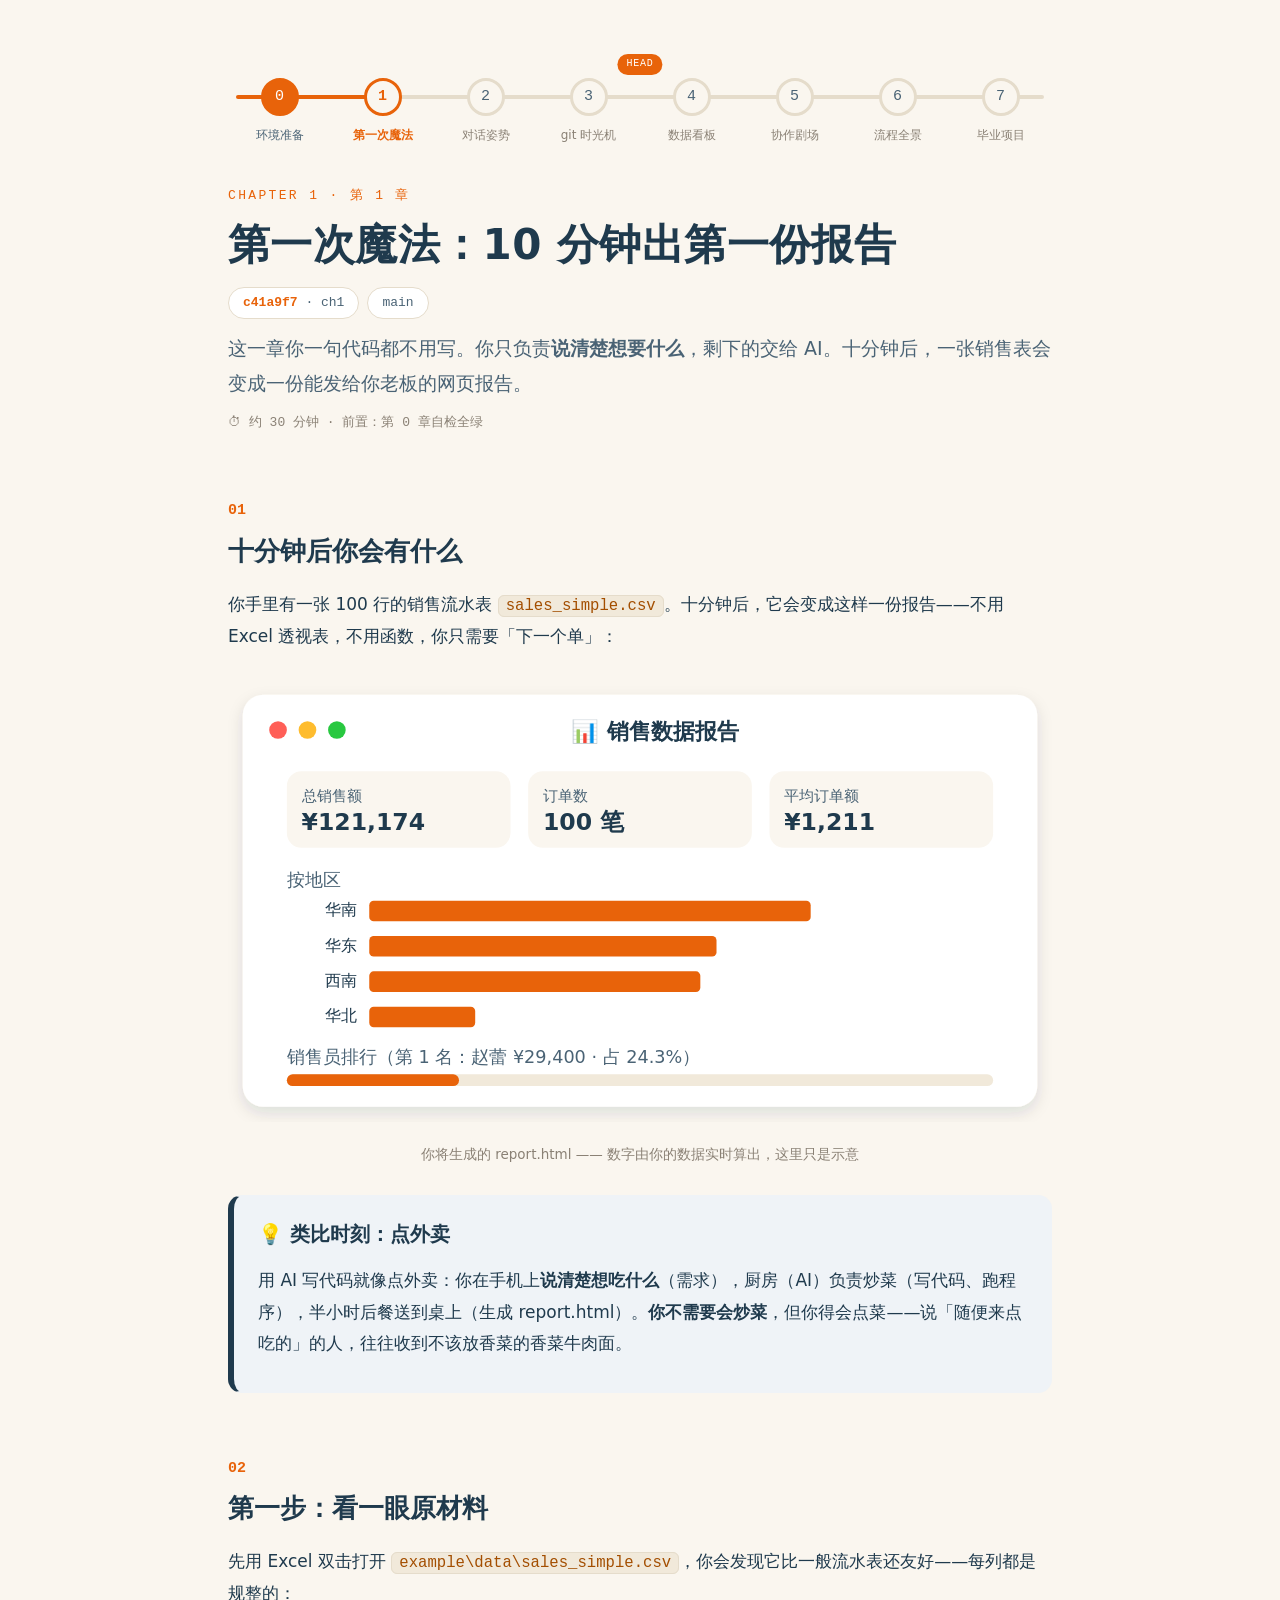
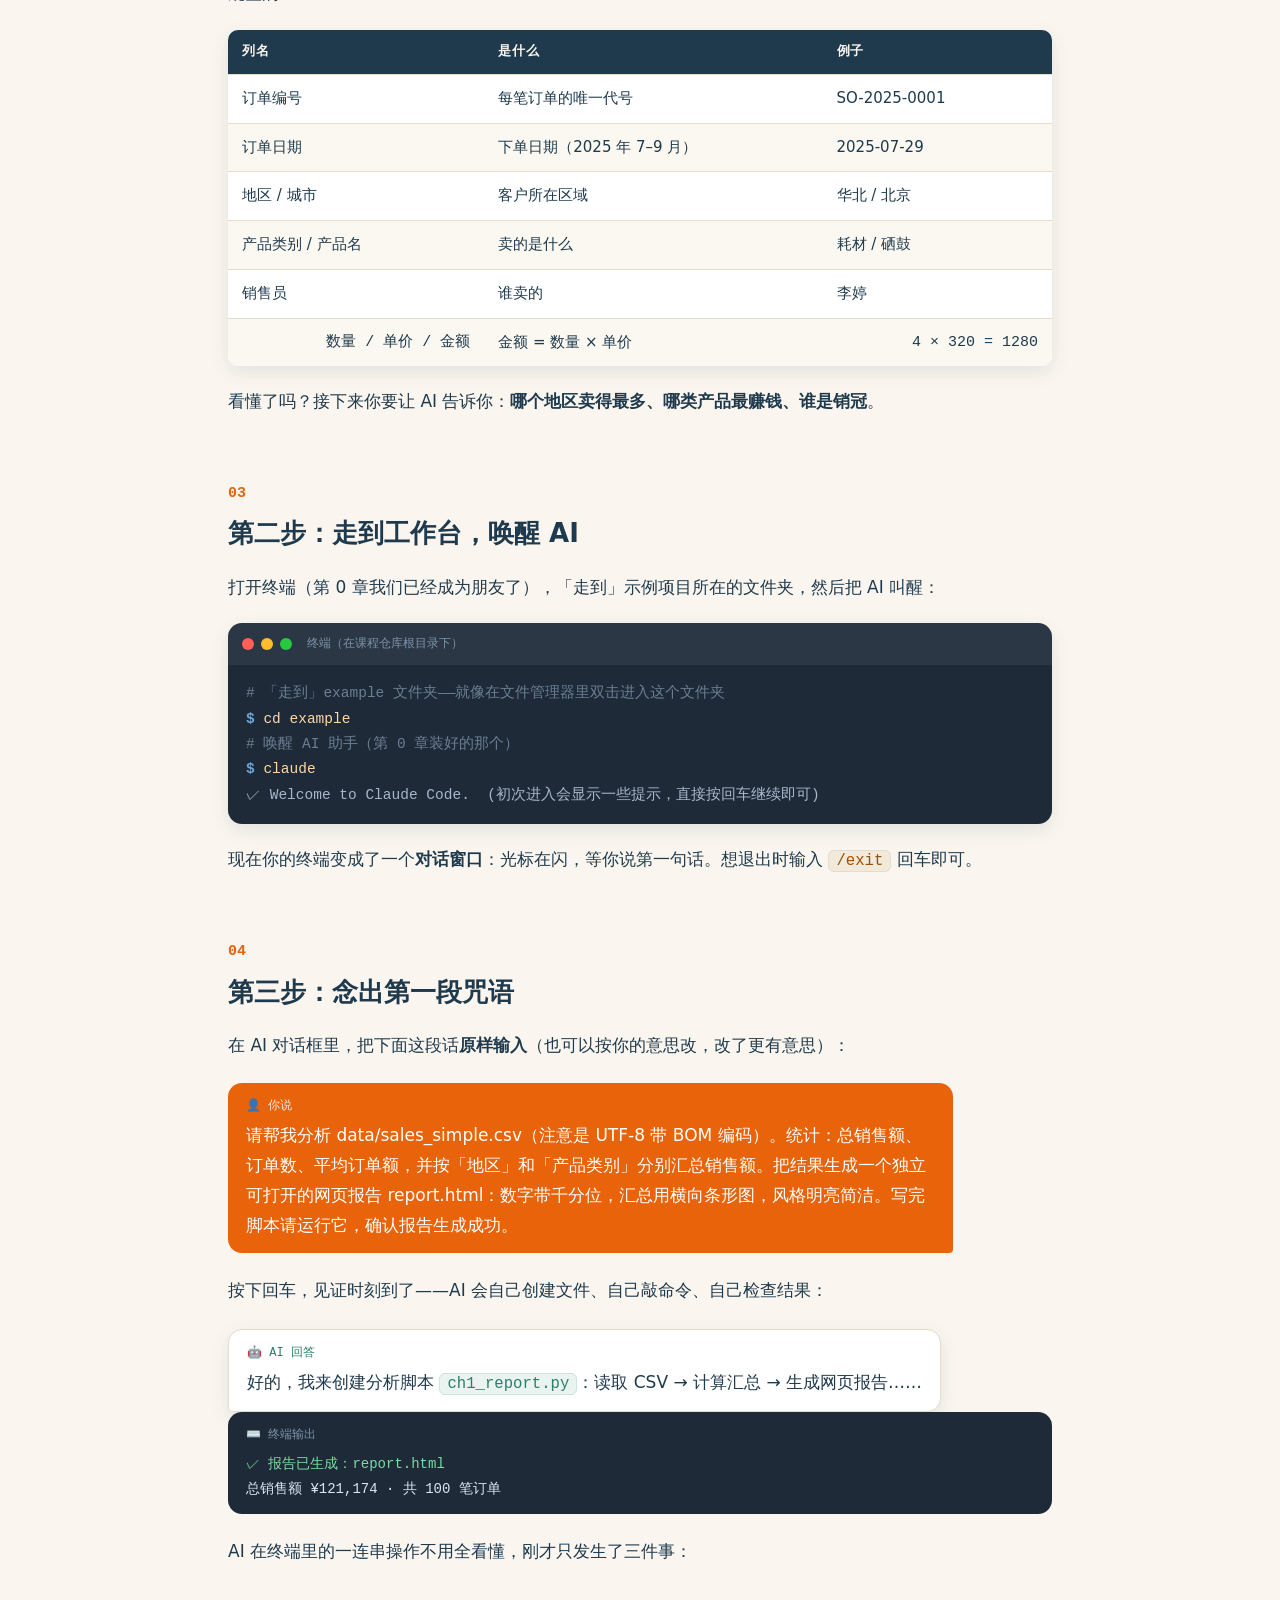
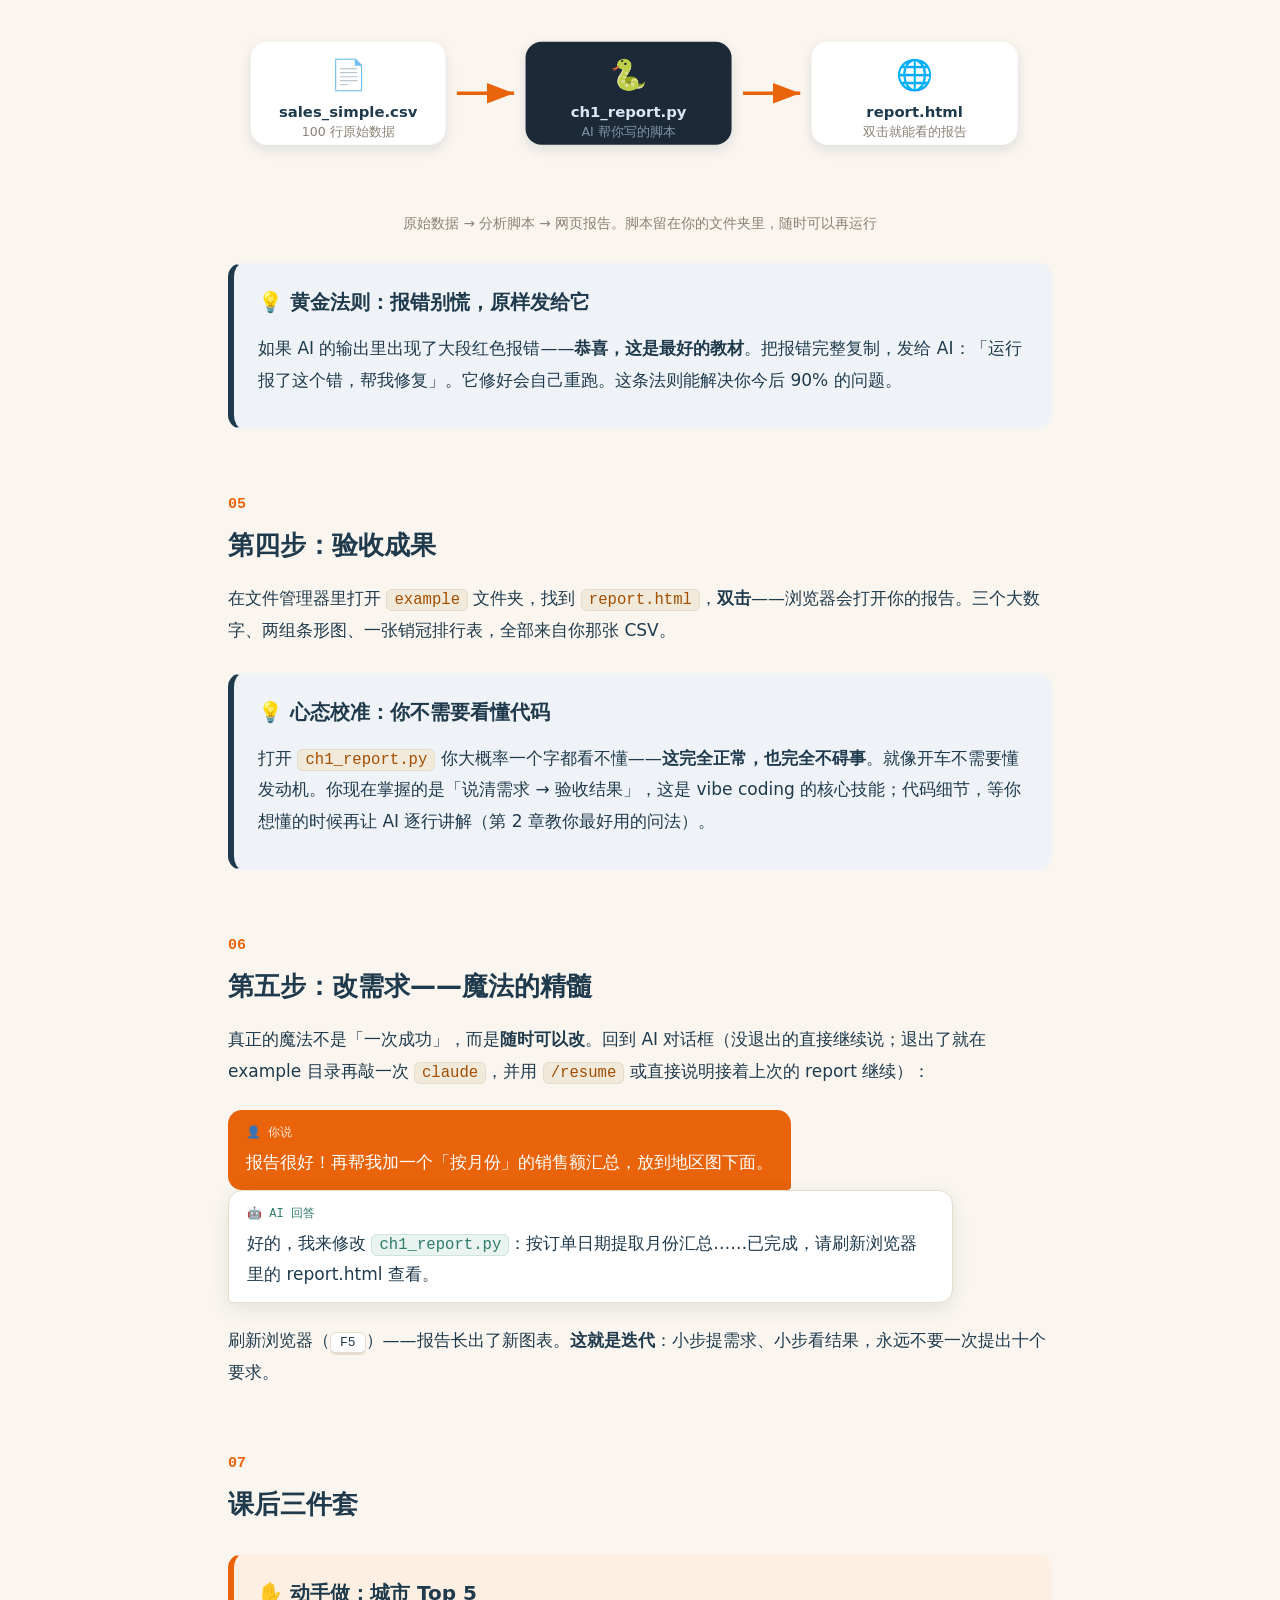
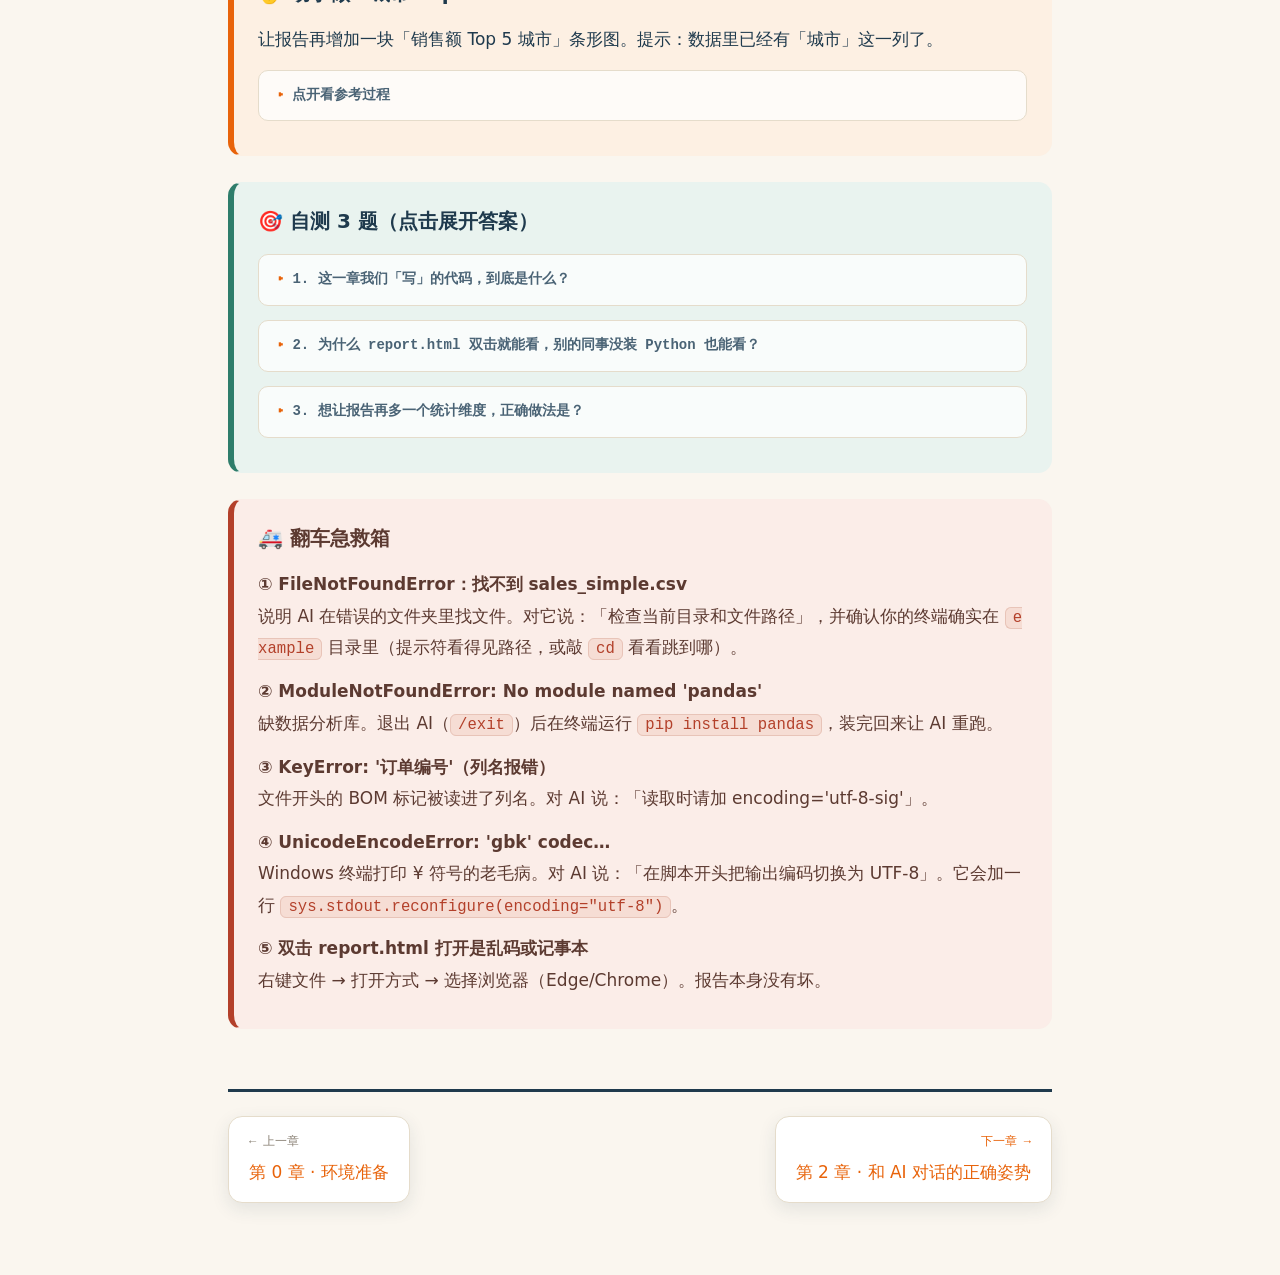
<file: tutorials/ch1.html>
<!DOCTYPE html>
<html lang="zh-CN">
<head>
<meta charset="UTF-8">
<meta name="viewport" content="width=device-width, initial-scale=1.0">
<title>第 1 章 · 第一次魔法：10 分钟出第一份报告</title>
<link rel="stylesheet" href="assets/style.css">
</head>
<body>
<main class="page">

  <!-- git 提交图导航 -->
  <div class="ggwrap">
  <nav aria-label="课程进度">
    <ul class="gg" style="--p:18.75%">
      <li class="done"><a href="ch0.html">0</a><span class="gg-label">环境准备</span></li>
      <li class="cur"><a href="ch1.html" aria-current="page">1</a><span class="gg-label">第一次魔法</span></li>
      <li><a href="ch2.html">2</a><span class="gg-label">对话姿势</span></li>
      <li><a href="ch3.html">3</a><span class="gg-label">git 时光机</span></li>
      <li><a href="ch4.html">4</a><span class="gg-label">数据看板</span></li>
      <li><a href="ch5.html">5</a><span class="gg-label">协作剧场</span></li>
      <li><a href="ch6.html">6</a><span class="gg-label">流程全景</span></li>
      <li><a href="ch7.html">7</a><span class="gg-label">毕业项目</span></li>
    </ul>
  </nav>
  </div>

  <header class="chap-head">
    <p class="eyebrow">Chapter 1 · 第 1 章</p>
    <h1>第一次魔法：10 分钟出第一份报告</h1>
    <p><span class="hash-chip"><b>c41a9f7</b> · ch1</span><span class="hash-chip">main</span></p>
    <p class="lead">这一章你一句代码都不用写。你只负责<b>说清楚想要什么</b>，剩下的交给 AI。十分钟后，一张销售表会变成一份能发给你老板的网页报告。</p>
    <p class="meta-line">⏱ 约 30 分钟 · 前置：第 0 章自检全绿</p>
  </header>

  <!-- ============ 开场 ============ -->
  <section>
    <h2><span class="sec-no">01</span>十分钟后你会有什么</h2>
    <p>你手里有一张 100 行的销售流水表 <code>sales_simple.csv</code>。十分钟后，它会变成这样一份报告——不用 Excel 透视表，不用函数，你只需要「下一个单」：</p>

    <figure class="fig">
      <svg viewBox="0 0 560 300" role="img" aria-label="报告成品预览：三个指标卡、两组条形图、一张排行表">
        <defs>
          <filter id="s1" x="-20%" y="-20%" width="140%" height="140%">
            <feDropShadow dx="0" dy="4" stdDeviation="5" flood-color="#1F3A4D" flood-opacity="0.12"/>
          </filter>
        </defs>
        <rect x="10" y="10" width="540" height="280" rx="14" fill="#FFFFFF" filter="url(#s1)"/>
        <circle cx="34" cy="34" r="6" fill="#FF5F57"/><circle cx="54" cy="34" r="6" fill="#FEBC2E"/><circle cx="74" cy="34" r="6" fill="#28C840"/>
        <text x="290" y="40" text-anchor="middle" font-size="15" fill="#1F3A4D" font-weight="700">📊 销售数据报告</text>
        <rect x="40" y="62" width="152" height="52" rx="10" fill="#FAF6EF"/>
        <rect x="204" y="62" width="152" height="52" rx="10" fill="#FAF6EF"/>
        <rect x="368" y="62" width="152" height="52" rx="10" fill="#FAF6EF"/>
        <text x="50" y="82" font-size="10" fill="#4A6375">总销售额</text><text x="50" y="102" font-size="16" font-weight="800" fill="#1F3A4D">¥121,174</text>
        <text x="214" y="82" font-size="10" fill="#4A6375">订单数</text><text x="214" y="102" font-size="16" font-weight="800" fill="#1F3A4D">100 笔</text>
        <text x="378" y="82" font-size="10" fill="#4A6375">平均订单额</text><text x="378" y="102" font-size="16" font-weight="800" fill="#1F3A4D">¥1,211</text>
        <text x="40" y="140" font-size="12" fill="#4A6375">按地区</text>
        <text x="88" y="160" font-size="11" fill="#1F3A4D" text-anchor="end">华南</text><rect x="96" y="150" width="300" height="14" rx="3" fill="#E8630A"/>
        <text x="88" y="184" font-size="11" fill="#1F3A4D" text-anchor="end">华东</text><rect x="96" y="174" width="236" height="14" rx="3" fill="#E8630A"/>
        <text x="88" y="208" font-size="11" fill="#1F3A4D" text-anchor="end">西南</text><rect x="96" y="198" width="225" height="14" rx="3" fill="#E8630A"/>
        <text x="88" y="232" font-size="11" fill="#1F3A4D" text-anchor="end">华北</text><rect x="96" y="222" width="72" height="14" rx="3" fill="#E8630A"/>
        <text x="40" y="260" font-size="12" fill="#4A6375">销售员排行（第 1 名：赵蕾 ¥29,400 · 占 24.3%）</text>
        <rect x="40" y="268" width="480" height="8" rx="4" fill="#F1E9DA"/><rect x="40" y="268" width="117" height="8" rx="4" fill="#E8630A"/>
      </svg>
      <figcaption>你将生成的 report.html —— 数字由你的数据实时算出，这里只是示意</figcaption>
    </figure>

    <div class="box box-tip">
      <h3>类比时刻：点外卖</h3>
      <p>用 AI 写代码就像点外卖：你在手机上<b>说清楚想吃什么</b>（需求），厨房（AI）负责炒菜（写代码、跑程序），半小时后餐送到桌上（生成 report.html）。<b>你不需要会炒菜</b>，但你得会点菜——说「随便来点吃的」的人，往往收到不该放香菜的香菜牛肉面。</p>
    </div>
  </section>

  <!-- ============ 步骤 1 ============ -->
  <section>
    <h2><span class="sec-no">02</span>第一步：看一眼原材料</h2>
    <p>先用 Excel 双击打开 <code>example\data\sales_simple.csv</code>，你会发现它比一般流水表还友好——每列都是规整的：</p>
    <table>
      <thead><tr><th>列名</th><th>是什么</th><th>例子</th></tr></thead>
      <tbody>
        <tr><td>订单编号</td><td>每笔订单的唯一代号</td><td>SO-2025-0001</td></tr>
        <tr><td>订单日期</td><td>下单日期（2025 年 7–9 月）</td><td>2025-07-29</td></tr>
        <tr><td>地区 / 城市</td><td>客户所在区域</td><td>华北 / 北京</td></tr>
        <tr><td>产品类别 / 产品名</td><td>卖的是什么</td><td>耗材 / 硒鼓</td></tr>
        <tr><td>销售员</td><td>谁卖的</td><td>李婷</td></tr>
        <tr><td class="num">数量 / 单价 / 金额</td><td>金额 = 数量 × 单价</td><td class="num">4 × 320 = 1280</td></tr>
      </tbody>
    </table>
    <p>看懂了吗？接下来你要让 AI 告诉你：<b>哪个地区卖得最多、哪类产品最赚钱、谁是销冠</b>。</p>
  </section>

  <!-- ============ 步骤 2 ============ -->
  <section>
    <h2><span class="sec-no">03</span>第二步：走到工作台，唤醒 AI</h2>
    <p>打开终端（第 0 章我们已经成为朋友了），「走到」示例项目所在的文件夹，然后把 AI 叫醒：</p>
    <div class="term">
      <div class="term-bar"><span class="dot r"></span><span class="dot y"></span><span class="dot g"></span><span class="term-title">终端（在课程仓库根目录下）</span></div>
      <pre><span class="cmt"># 「走到」example 文件夹——就像在文件管理器里双击进入这个文件夹</span>
<span class="cmd">cd example</span>
<span class="cmt"># 唤醒 AI 助手（第 0 章装好的那个）</span>
<span class="cmd">claude</span>
<span class="out">✓ Welcome to Claude Code.  (初次进入会显示一些提示，直接按回车继续即可)</span></pre>
    </div>
    <p>现在你的终端变成了一个<b>对话窗口</b>：光标在闪，等你说第一句话。想退出时输入 <code>/exit</code> 回车即可。</p>
  </section>

  <!-- ============ 步骤 3 ============ -->
  <section>
    <h2><span class="sec-no">04</span>第三步：念出第一段咒语</h2>
    <p>在 AI 对话框里，把下面这段话<b>原样输入</b>（也可以按你的意思改，改了更有意思）：</p>
    <div class="chat">
      <p class="chat-user">请帮我分析 data/sales_simple.csv（注意是 UTF-8 带 BOM 编码）。统计：总销售额、订单数、平均订单额，并按「地区」和「产品类别」分别汇总销售额。把结果生成一个独立可打开的网页报告 report.html：数字带千分位，汇总用横向条形图，风格明亮简洁。写完脚本请运行它，确认报告生成成功。</p>
    </div>
    <p>按下回车，见证时刻到了——AI 会自己创建文件、自己敲命令、自己检查结果：</p>
    <div class="chat">
      <p class="chat-ai">好的，我来创建分析脚本 <code>ch1_report.py</code>：读取 CSV → 计算汇总 → 生成网页报告……</p>
      <p class="chat-term"><span class="ok">✓ 报告已生成：report.html</span><br>总销售额 ¥121,174 · 共 100 笔订单</p>
    </div>
    <p>AI 在终端里的一连串操作不用全看懂，刚才只发生了三件事：</p>
    <figure class="fig">
      <svg viewBox="0 0 720 170" role="img" aria-label="流程图：销售表经过 AI 写的分析脚本，变成网页报告">
        <defs>
          <filter id="s2" x="-20%" y="-20%" width="140%" height="140%">
            <feDropShadow dx="0" dy="4" stdDeviation="5" flood-color="#1F3A4D" flood-opacity="0.12"/>
          </filter>
        </defs>
        <rect x="20" y="40" width="170" height="90" rx="14" fill="#FFFFFF" filter="url(#s2)"/>
        <text x="105" y="78" text-anchor="middle" font-size="26">📄</text>
        <text x="105" y="106" text-anchor="middle" font-size="13" fill="#1F3A4D" font-weight="700">sales_simple.csv</text>
        <text x="105" y="122" text-anchor="middle" font-size="11" fill="#8A8175">100 行原始数据</text>

        <path d="M 200 85 L 250 85" stroke="#E8630A" stroke-width="3" marker-end="url(#a2)"/>
        <defs><marker id="a2" markerWidth="10" markerHeight="10" refX="8" refY="3" orient="auto"><path d="M0,0 L8,3 L0,6 Z" fill="#E8630A"/></marker></defs>

        <rect x="260" y="40" width="180" height="90" rx="14" fill="#1E2A38" filter="url(#s2)"/>
        <text x="350" y="78" text-anchor="middle" font-size="26">🐍</text>
        <text x="350" y="106" text-anchor="middle" font-size="13" fill="#DCE6F2" font-weight="700">ch1_report.py</text>
        <text x="350" y="122" text-anchor="middle" font-size="11" fill="#7E93A8">AI 帮你写的脚本</text>

        <path d="M 450 85 L 500 85" stroke="#E8630A" stroke-width="3" marker-end="url(#a2)"/>

        <rect x="510" y="40" width="180" height="90" rx="14" fill="#FFFFFF" filter="url(#s2)"/>
        <text x="600" y="78" text-anchor="middle" font-size="26">🌐</text>
        <text x="600" y="106" text-anchor="middle" font-size="13" fill="#1F3A4D" font-weight="700">report.html</text>
        <text x="600" y="122" text-anchor="middle" font-size="11" fill="#8A8175">双击就能看的报告</text>
      </svg>
      <figcaption>原始数据 → 分析脚本 → 网页报告。脚本留在你的文件夹里，随时可以再运行</figcaption>
    </figure>

    <div class="box box-tip">
      <h3>黄金法则：报错别慌，原样发给它</h3>
      <p>如果 AI 的输出里出现了大段红色报错——<b>恭喜，这是最好的教材</b>。把报错完整复制，发给 AI：「运行报了这个错，帮我修复」。它修好会自己重跑。这条法则能解决你今后 90% 的问题。</p>
    </div>
  </section>

  <!-- ============ 步骤 4 ============ -->
  <section>
    <h2><span class="sec-no">05</span>第四步：验收成果</h2>
    <p>在文件管理器里打开 <code>example</code> 文件夹，找到 <code>report.html</code>，<b>双击</b>——浏览器会打开你的报告。三个大数字、两组条形图、一张销冠排行表，全部来自你那张 CSV。</p>
    <div class="box box-tip">
      <h3>心态校准：你不需要看懂代码</h3>
      <p>打开 <code>ch1_report.py</code> 你大概率一个字都看不懂——<b>这完全正常，也完全不碍事</b>。就像开车不需要懂发动机。你现在掌握的是「说清需求 → 验收结果」，这是 vibe coding 的核心技能；代码细节，等你想懂的时候再让 AI 逐行讲解（第 2 章教你最好用的问法）。</p>
    </div>
  </section>

  <!-- ============ 步骤 5 ============ -->
  <section>
    <h2><span class="sec-no">06</span>第五步：改需求——魔法的精髓</h2>
    <p>真正的魔法不是「一次成功」，而是<b>随时可以改</b>。回到 AI 对话框（没退出的直接继续说；退出了就在 example 目录再敲一次 <code>claude</code>，并用 <code>/resume</code> 或直接说明接着上次的 report 继续）：</p>
    <div class="chat">
      <p class="chat-user">报告很好！再帮我加一个「按月份」的销售额汇总，放到地区图下面。</p>
      <p class="chat-ai">好的，我来修改 <code>ch1_report.py</code>：按订单日期提取月份汇总……已完成，请刷新浏览器里的 report.html 查看。</p>
    </div>
    <p>刷新浏览器（<kbd>F5</kbd>）——报告长出了新图表。<b>这就是迭代</b>：小步提需求、小步看结果，永远不要一次提出十个要求。</p>
  </section>

  <!-- ============ 三件套 ============ -->
  <section>
    <h2><span class="sec-no">07</span>课后三件套</h2>

    <div class="box box-do">
      <h3>动手做：城市 Top 5</h3>
      <p>让报告再增加一块「销售额 Top 5 城市」条形图。提示：数据里已经有「城市」这一列了。</p>
      <details>
        <summary>点开看参考过程</summary>
        <div class="chat">
          <p class="chat-user">请在报告里增加「销售额 Top 5 城市」的横向条形图，按销售额从高到低排列。</p>
          <p class="chat-ai">好的：按「城市」汇总金额、取前 5 名、倒序排列，插入到销售员排行表之前……已生成，请刷新查看。</p>
        </div>
        <p>如果 AI 的结果顺序不对（从低到高了），直接说「顺序反了，改成从高到低」——<b>提修改意见也是迭代的一部分</b>。</p>
      </details>
    </div>

    <div class="box box-quiz">
      <h3>自测 3 题（点击展开答案）</h3>
      <details><summary>1. 这一章我们「写」的代码，到底是什么？</summary><p>一段保存在 <code>ch1_report.py</code> 里的 Python 脚本——只是它由 AI 代笔。它留在你的文件夹里，是可以反复运行的「菜谱」，不是一次性的魔法。</p></details>
      <details><summary>2. 为什么 report.html 双击就能看，别的同事没装 Python 也能看？</summary><p>因为 HTML 是全世界浏览器都认的「网页标准格式」。Python 只在<b>生成</b>报告时用到；生成之后，report.html 是完全独立的成品。</p></details>
      <details><summary>3. 想让报告再多一个统计维度，正确做法是？</summary><p>回到 AI 对话框继续提需求（迭代），而不是自己动手改代码、也不是从头重来。小步提、小步看。</p></details>
    </div>

    <div class="box box-aid">
      <h3>翻车急救箱</h3>
      <p><b>① FileNotFoundError：找不到 sales_simple.csv</b><br>说明 AI 在错误的文件夹里找文件。对它说：「检查当前目录和文件路径」，并确认你的终端确实在 <code>example</code> 目录里（提示符看得见路径，或敲 <code>cd</code> 看看跳到哪）。</p>
      <p><b>② ModuleNotFoundError: No module named 'pandas'</b><br>缺数据分析库。退出 AI（<code>/exit</code>）后在终端运行 <code>pip install pandas</code>，装完回来让 AI 重跑。</p>
      <p><b>③ KeyError: '﻿订单编号'（列名报错）</b><br>文件开头的 BOM 标记被读进了列名。对 AI 说：「读取时请加 encoding='utf-8-sig'」。</p>
      <p><b>④ UnicodeEncodeError: 'gbk' codec…</b><br>Windows 终端打印 ¥ 符号的老毛病。对 AI 说：「在脚本开头把输出编码切换为 UTF-8」。它会加一行 <code>sys.stdout.reconfigure(encoding="utf-8")</code>。</p>
      <p><b>⑤ 双击 report.html 打开是乱码或记事本</b><br>右键文件 → 打开方式 → 选择浏览器（Edge/Chrome）。报告本身没有坏。</p>
    </div>
  </section>

  <!-- 章尾导航 -->
  <nav class="pager" aria-label="上一章下一章">
    <a href="ch0.html"><span class="dir">← 上一章</span>第 0 章 · 环境准备</a>
    <a class="next" href="ch2.html"><span class="dir dir-next">下一章 →</span>第 2 章 · 和 AI 对话的正确姿势</a>
  </nav>

</main>
</body>
</html>
</file>
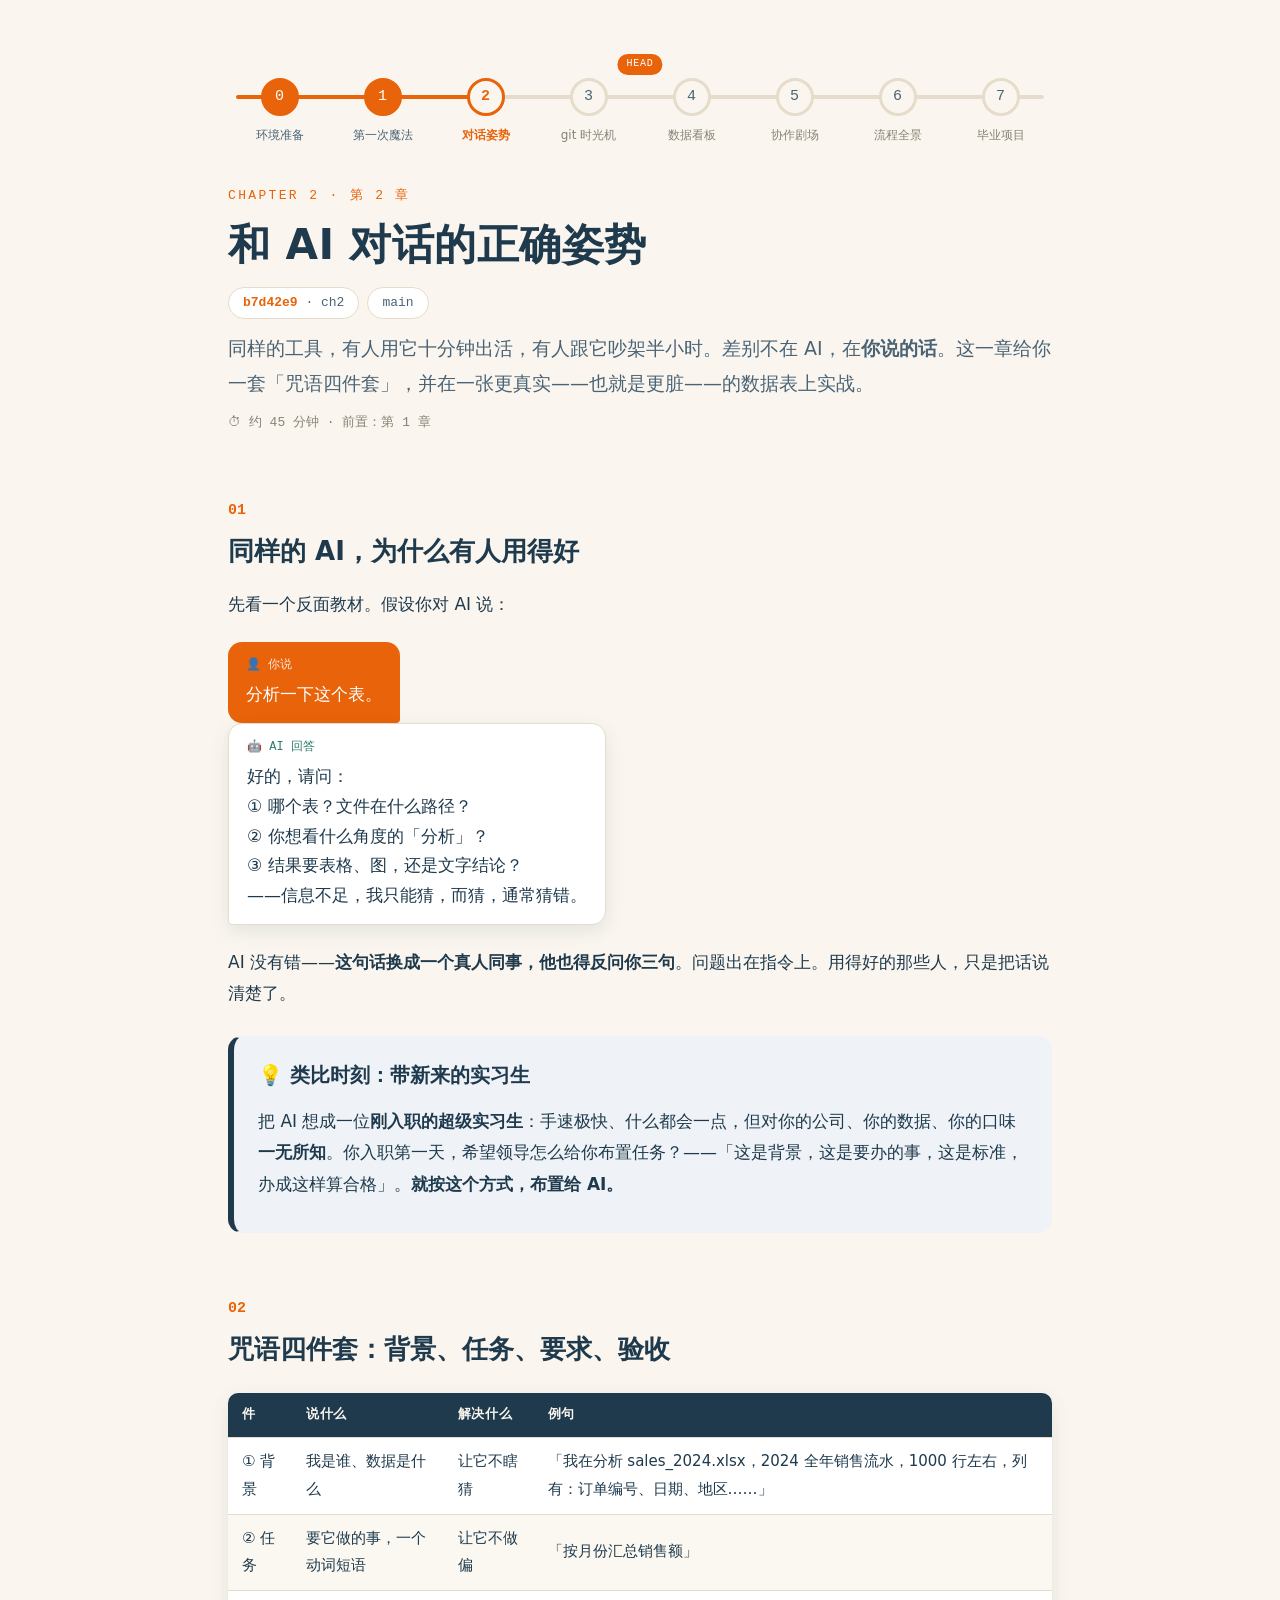
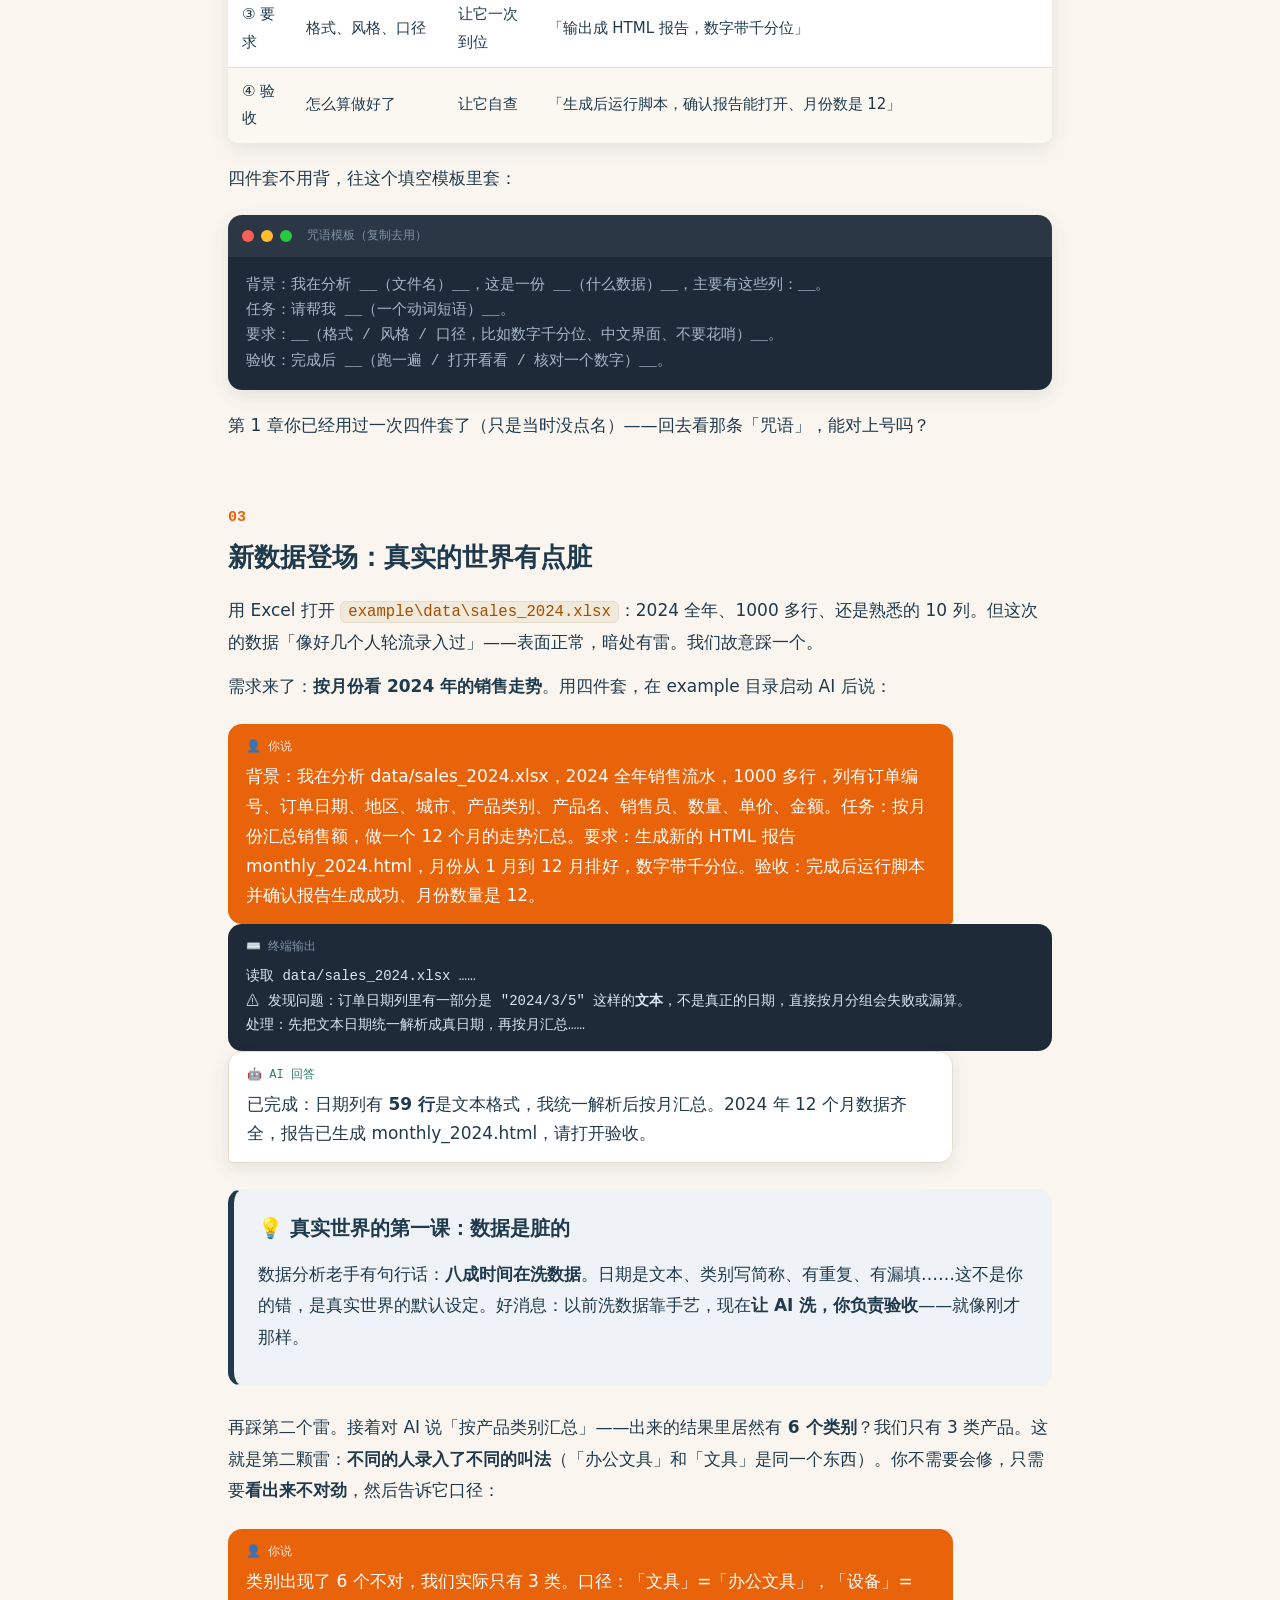
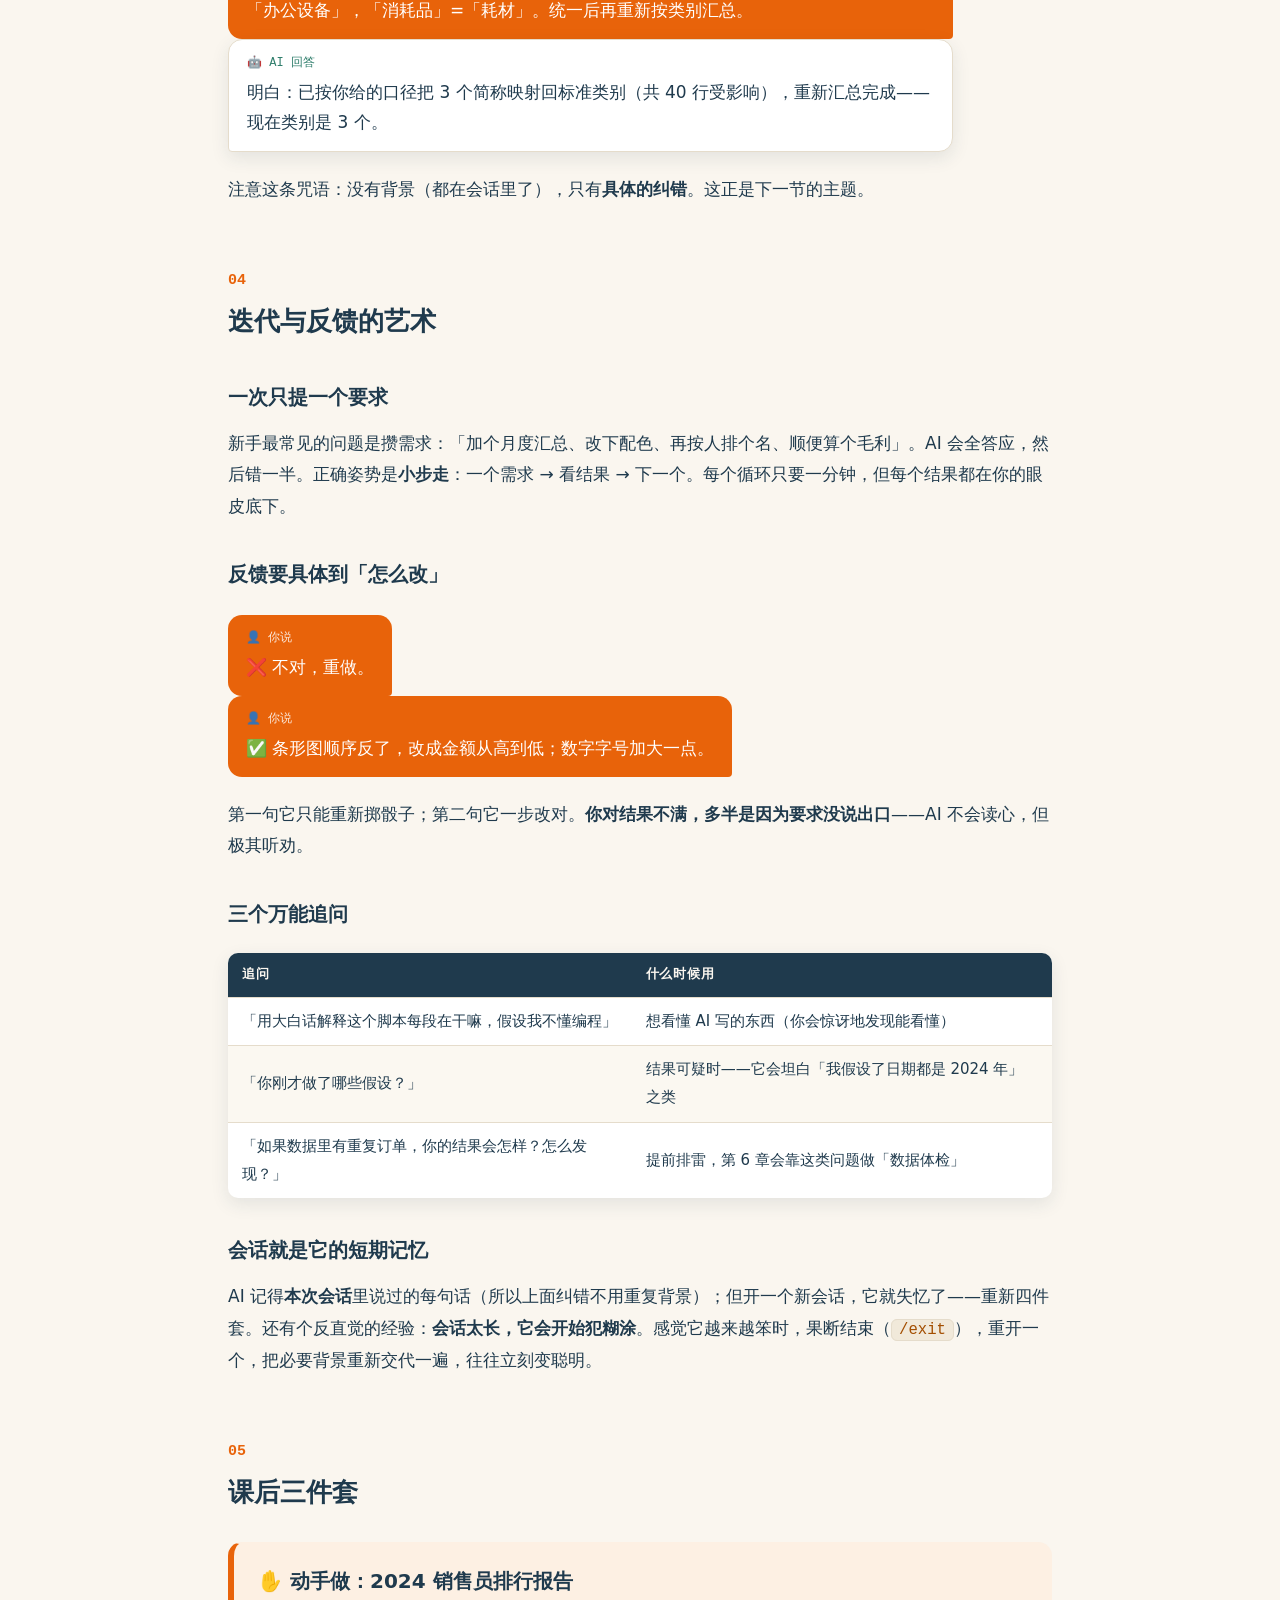
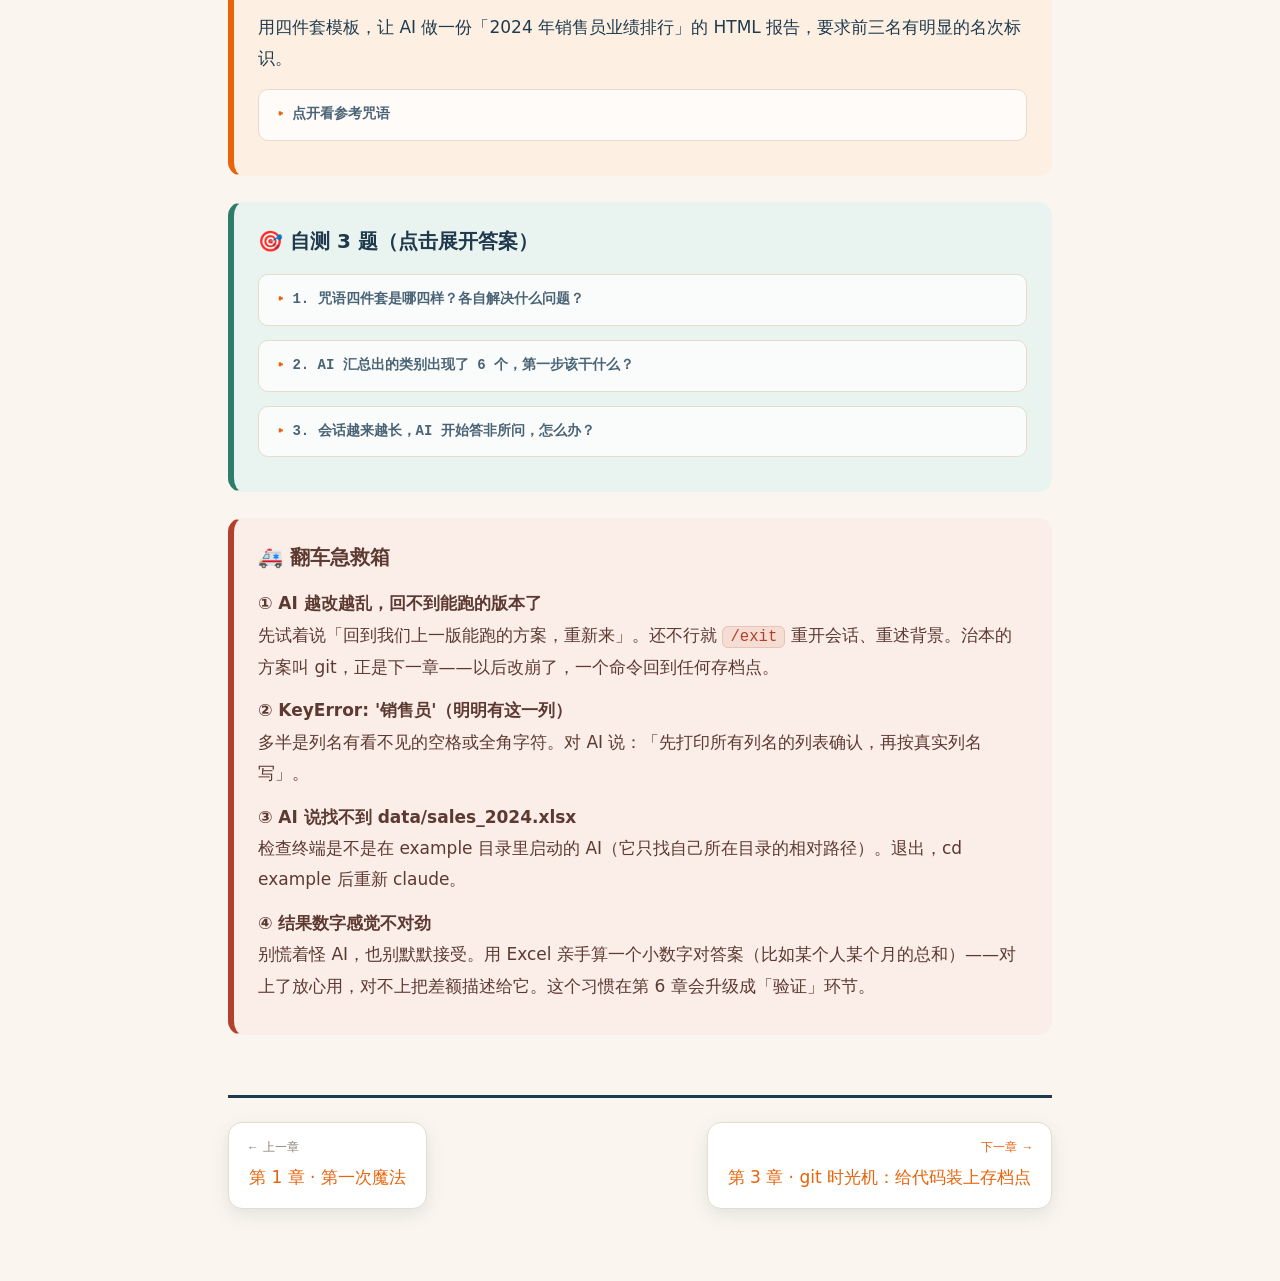
<file: tutorials/ch2.html>
<!DOCTYPE html>
<html lang="zh-CN">
<head>
<meta charset="UTF-8">
<meta name="viewport" content="width=device-width, initial-scale=1.0">
<title>第 2 章 · 和 AI 对话的正确姿势</title>
<link rel="stylesheet" href="assets/style.css">
</head>
<body>
<main class="page">

  <!-- git 提交图导航 -->
  <div class="ggwrap">
  <nav aria-label="课程进度">
    <ul class="gg" style="--p:31.25%">
      <li class="done"><a href="ch0.html">0</a><span class="gg-label">环境准备</span></li>
      <li class="done"><a href="ch1.html">1</a><span class="gg-label">第一次魔法</span></li>
      <li class="cur"><a href="ch2.html" aria-current="page">2</a><span class="gg-label">对话姿势</span></li>
      <li><a href="ch3.html">3</a><span class="gg-label">git 时光机</span></li>
      <li><a href="ch4.html">4</a><span class="gg-label">数据看板</span></li>
      <li><a href="ch5.html">5</a><span class="gg-label">协作剧场</span></li>
      <li><a href="ch6.html">6</a><span class="gg-label">流程全景</span></li>
      <li><a href="ch7.html">7</a><span class="gg-label">毕业项目</span></li>
    </ul>
  </nav>
  </div>

  <header class="chap-head">
    <p class="eyebrow">Chapter 2 · 第 2 章</p>
    <h1>和 AI 对话的正确姿势</h1>
    <p><span class="hash-chip"><b>b7d42e9</b> · ch2</span><span class="hash-chip">main</span></p>
    <p class="lead">同样的工具，有人用它十分钟出活，有人跟它吵架半小时。差别不在 AI，在<b>你说的话</b>。这一章给你一套「咒语四件套」，并在一张更真实——也就是更脏——的数据表上实战。</p>
    <p class="meta-line">⏱ 约 45 分钟 · 前置：第 1 章</p>
  </header>

  <!-- ============ 01 ============ -->
  <section>
    <h2><span class="sec-no">01</span>同样的 AI，为什么有人用得好</h2>
    <p>先看一个反面教材。假设你对 AI 说：</p>
    <div class="chat">
      <p class="chat-user">分析一下这个表。</p>
      <p class="chat-ai">好的，请问：<br>① 哪个表？文件在什么路径？<br>② 你想看什么角度的「分析」？<br>③ 结果要表格、图，还是文字结论？<br>——信息不足，我只能猜，而猜，通常猜错。</p>
    </div>
    <p>AI 没有错——<b>这句话换成一个真人同事，他也得反问你三句</b>。问题出在指令上。用得好的那些人，只是把话说清楚了。</p>
    <div class="box box-tip">
      <h3>类比时刻：带新来的实习生</h3>
      <p>把 AI 想成一位<b>刚入职的超级实习生</b>：手速极快、什么都会一点，但对你的公司、你的数据、你的口味<b>一无所知</b>。你入职第一天，希望领导怎么给你布置任务？——「这是背景，这是要办的事，这是标准，办成这样算合格」。<b>就按这个方式，布置给 AI。</b></p>
    </div>
  </section>

  <!-- ============ 02 ============ -->
  <section>
    <h2><span class="sec-no">02</span>咒语四件套：背景、任务、要求、验收</h2>
    <table>
      <thead><tr><th>件</th><th>说什么</th><th>解决什么</th><th>例句</th></tr></thead>
      <tbody>
        <tr><td>① 背景</td><td>我是谁、数据是什么</td><td>让它不瞎猜</td><td>「我在分析 sales_2024.xlsx，2024 全年销售流水，1000 行左右，列有：订单编号、日期、地区……」</td></tr>
        <tr><td>② 任务</td><td>要它做的事，一个动词短语</td><td>让它不做偏</td><td>「按月份汇总销售额」</td></tr>
        <tr><td>③ 要求</td><td>格式、风格、口径</td><td>让它一次到位</td><td>「输出成 HTML 报告，数字带千分位」</td></tr>
        <tr><td>④ 验收</td><td>怎么算做好了</td><td>让它自查</td><td>「生成后运行脚本，确认报告能打开、月份数是 12」</td></tr>
      </tbody>
    </table>
    <p>四件套不用背，往这个填空模板里套：</p>
    <div class="term">
      <div class="term-bar"><span class="dot r"></span><span class="dot y"></span><span class="dot g"></span><span class="term-title">咒语模板（复制去用）</span></div>
      <pre><span class="out">背景：我在分析 __（文件名）__，这是一份 __（什么数据）__，主要有这些列：__。
任务：请帮我 __（一个动词短语）__。
要求：__（格式 / 风格 / 口径，比如数字千分位、中文界面、不要花哨）__。
验收：完成后 __（跑一遍 / 打开看看 / 核对一个数字）__。</span></pre>
    </div>
    <p>第 1 章你已经用过一次四件套了（只是当时没点名）——回去看那条「咒语」，能对上号吗？</p>
  </section>

  <!-- ============ 03 ============ -->
  <section>
    <h2><span class="sec-no">03</span>新数据登场：真实的世界有点脏</h2>
    <p>用 Excel 打开 <code>example\data\sales_2024.xlsx</code>：2024 全年、1000 多行、还是熟悉的 10 列。但这次的数据「像好几个人轮流录入过」——表面正常，暗处有雷。我们故意踩一个。</p>
    <p>需求来了：<b>按月份看 2024 年的销售走势</b>。用四件套，在 example 目录启动 AI 后说：</p>
    <div class="chat">
      <p class="chat-user">背景：我在分析 data/sales_2024.xlsx，2024 全年销售流水，1000 多行，列有订单编号、订单日期、地区、城市、产品类别、产品名、销售员、数量、单价、金额。任务：按月份汇总销售额，做一个 12 个月的走势汇总。要求：生成新的 HTML 报告 monthly_2024.html，月份从 1 月到 12 月排好，数字带千分位。验收：完成后运行脚本并确认报告生成成功、月份数量是 12。</p>
      <p class="chat-term">读取 data/sales_2024.xlsx ……<br>⚠ 发现问题：订单日期列里有一部分是 "2024/3/5" 这样的<b>文本</b>，不是真正的日期，直接按月分组会失败或漏算。<br>处理：先把文本日期统一解析成真日期，再按月汇总……</p>
      <p class="chat-ai">已完成：日期列有 <b>59 行</b>是文本格式，我统一解析后按月汇总。2024 年 12 个月数据齐全，报告已生成 monthly_2024.html，请打开验收。</p>
    </div>
    <div class="box box-tip">
      <h3>真实世界的第一课：数据是脏的</h3>
      <p>数据分析老手有句行话：<b>八成时间在洗数据</b>。日期是文本、类别写简称、有重复、有漏填……这不是你的错，是真实世界的默认设定。好消息：以前洗数据靠手艺，现在<b>让 AI 洗，你负责验收</b>——就像刚才那样。</p>
    </div>
    <p>再踩第二个雷。接着对 AI 说「按产品类别汇总」——出来的结果里居然有 <b>6 个类别</b>？我们只有 3 类产品。这就是第二颗雷：<b>不同的人录入了不同的叫法</b>（「办公文具」和「文具」是同一个东西）。你不需要会修，只需要<b>看出来不对劲</b>，然后告诉它口径：</p>
    <div class="chat">
      <p class="chat-user">类别出现了 6 个不对，我们实际只有 3 类。口径：「文具」=「办公文具」，「设备」=「办公设备」，「消耗品」=「耗材」。统一后再重新按类别汇总。</p>
      <p class="chat-ai">明白：已按你给的口径把 3 个简称映射回标准类别（共 40 行受影响），重新汇总完成——现在类别是 3 个。</p>
    </div>
    <p>注意这条咒语：没有背景（都在会话里了），只有<b>具体的纠错</b>。这正是下一节的主题。</p>
  </section>

  <!-- ============ 04 ============ -->
  <section>
    <h2><span class="sec-no">04</span>迭代与反馈的艺术</h2>
    <h3>一次只提一个要求</h3>
    <p>新手最常见的问题是攒需求：「加个月度汇总、改下配色、再按人排个名、顺便算个毛利」。AI 会全答应，然后错一半。正确姿势是<b>小步走</b>：一个需求 → 看结果 → 下一个。每个循环只要一分钟，但每个结果都在你的眼皮底下。</p>
    <h3>反馈要具体到「怎么改」</h3>
    <div class="chat">
      <p class="chat-user">❌ 不对，重做。</p>
      <p class="chat-user">✅ 条形图顺序反了，改成金额从高到低；数字字号加大一点。</p>
    </div>
    <p>第一句它只能重新掷骰子；第二句它一步改对。<b>你对结果不满，多半是因为要求没说出口</b>——AI 不会读心，但极其听劝。</p>
    <h3>三个万能追问</h3>
    <table>
      <thead><tr><th>追问</th><th>什么时候用</th></tr></thead>
      <tbody>
        <tr><td>「用大白话解释这个脚本每段在干嘛，假设我不懂编程」</td><td>想看懂 AI 写的东西（你会惊讶地发现能看懂）</td></tr>
        <tr><td>「你刚才做了哪些假设？」</td><td>结果可疑时——它会坦白「我假设了日期都是 2024 年」之类</td></tr>
        <tr><td>「如果数据里有重复订单，你的结果会怎样？怎么发现？」</td><td>提前排雷，第 6 章会靠这类问题做「数据体检」</td></tr>
      </tbody>
    </table>
    <h3>会话就是它的短期记忆</h3>
    <p>AI 记得<b>本次会话</b>里说过的每句话（所以上面纠错不用重复背景）；但开一个新会话，它就失忆了——重新四件套。还有个反直觉的经验：<b>会话太长，它会开始犯糊涂</b>。感觉它越来越笨时，果断结束（<code>/exit</code>），重开一个，把必要背景重新交代一遍，往往立刻变聪明。</p>
  </section>

  <!-- ============ 三件套 ============ -->
  <section>
    <h2><span class="sec-no">05</span>课后三件套</h2>

    <div class="box box-do">
      <h3>动手做：2024 销售员排行报告</h3>
      <p>用四件套模板，让 AI 做一份「2024 年销售员业绩排行」的 HTML 报告，要求前三名有明显的名次标识。</p>
      <details>
        <summary>点开看参考咒语</summary>
        <div class="chat">
          <p class="chat-user">背景：继续用 data/sales_2024.xlsx（你会记得列结构）。任务：按销售员汇总 2024 年销售额并排名。要求：生成 HTML 报告 salesperson_2024.html，带排行名次，前三名用醒目样式（如🥇🥈🥉或高亮），数字千分位。验收：运行脚本确认生成成功，用 Excel 里随便挑一个人的金额手算核对一次。</p>
        </div>
        <p>最后那句「手算核对」就是四件套里的<b>验收</b>——AI 也会算错，验收是你的活。</p>
      </details>
    </div>

    <div class="box box-quiz">
      <h3>自测 3 题（点击展开答案）</h3>
      <details><summary>1. 咒语四件套是哪四样？各自解决什么问题？</summary><p>背景（防瞎猜）、任务（防跑偏）、要求（防返工）、验收（防它糊弄也防你漏看）。一句话：把「布置给新实习生的任务书」说完整。</p></details>
      <details><summary>2. AI 汇总出的类别出现了 6 个，第一步该干什么？</summary><p>先判断「该不该是 6 个」——你比 AI 更懂业务口径（实际只有 3 类）。然后明确给出映射关系让它统一，而不是笼统说「好像不对」。看出不对劲是人的活，改是它的活。</p></details>
      <details><summary>3. 会话越来越长，AI 开始答非所问，怎么办？</summary><p>结束当前会话，重开一个，用四件套重新交代背景和当前任务。AI 的「记忆」只在单次会话内，且太长会退化——勤开新会话不是浪费，是保养。</p></details>
    </div>

    <div class="box box-aid">
      <h3>翻车急救箱</h3>
      <p><b>① AI 越改越乱，回不到能跑的版本了</b><br>先试着说「回到我们上一版能跑的方案，重新来」。还不行就 <code>/exit</code> 重开会话、重述背景。治本的方案叫 git，正是下一章——以后改崩了，一个命令回到任何存档点。</p>
      <p><b>② KeyError: '销售员'（明明有这一列）</b><br>多半是列名有看不见的空格或全角字符。对 AI 说：「先打印所有列名的列表确认，再按真实列名写」。</p>
      <p><b>③ AI 说找不到 data/sales_2024.xlsx</b><br>检查终端是不是在 example 目录里启动的 AI（它只找自己所在目录的相对路径）。退出，cd example 后重新 claude。</p>
      <p><b>④ 结果数字感觉不对劲</b><br>别慌着怪 AI，也别默默接受。用 Excel 亲手算一个小数字对答案（比如某个人某个月的总和）——对上了放心用，对不上把差额描述给它。这个习惯在第 6 章会升级成「验证」环节。</p>
    </div>
  </section>

  <!-- 章尾导航 -->
  <nav class="pager" aria-label="上一章下一章">
    <a href="ch1.html"><span class="dir">← 上一章</span>第 1 章 · 第一次魔法</a>
    <a class="next" href="ch3.html"><span class="dir dir-next">下一章 →</span>第 3 章 · git 时光机：给代码装上存档点</a>
  </nav>

</main>
</body>
</html>
</file>
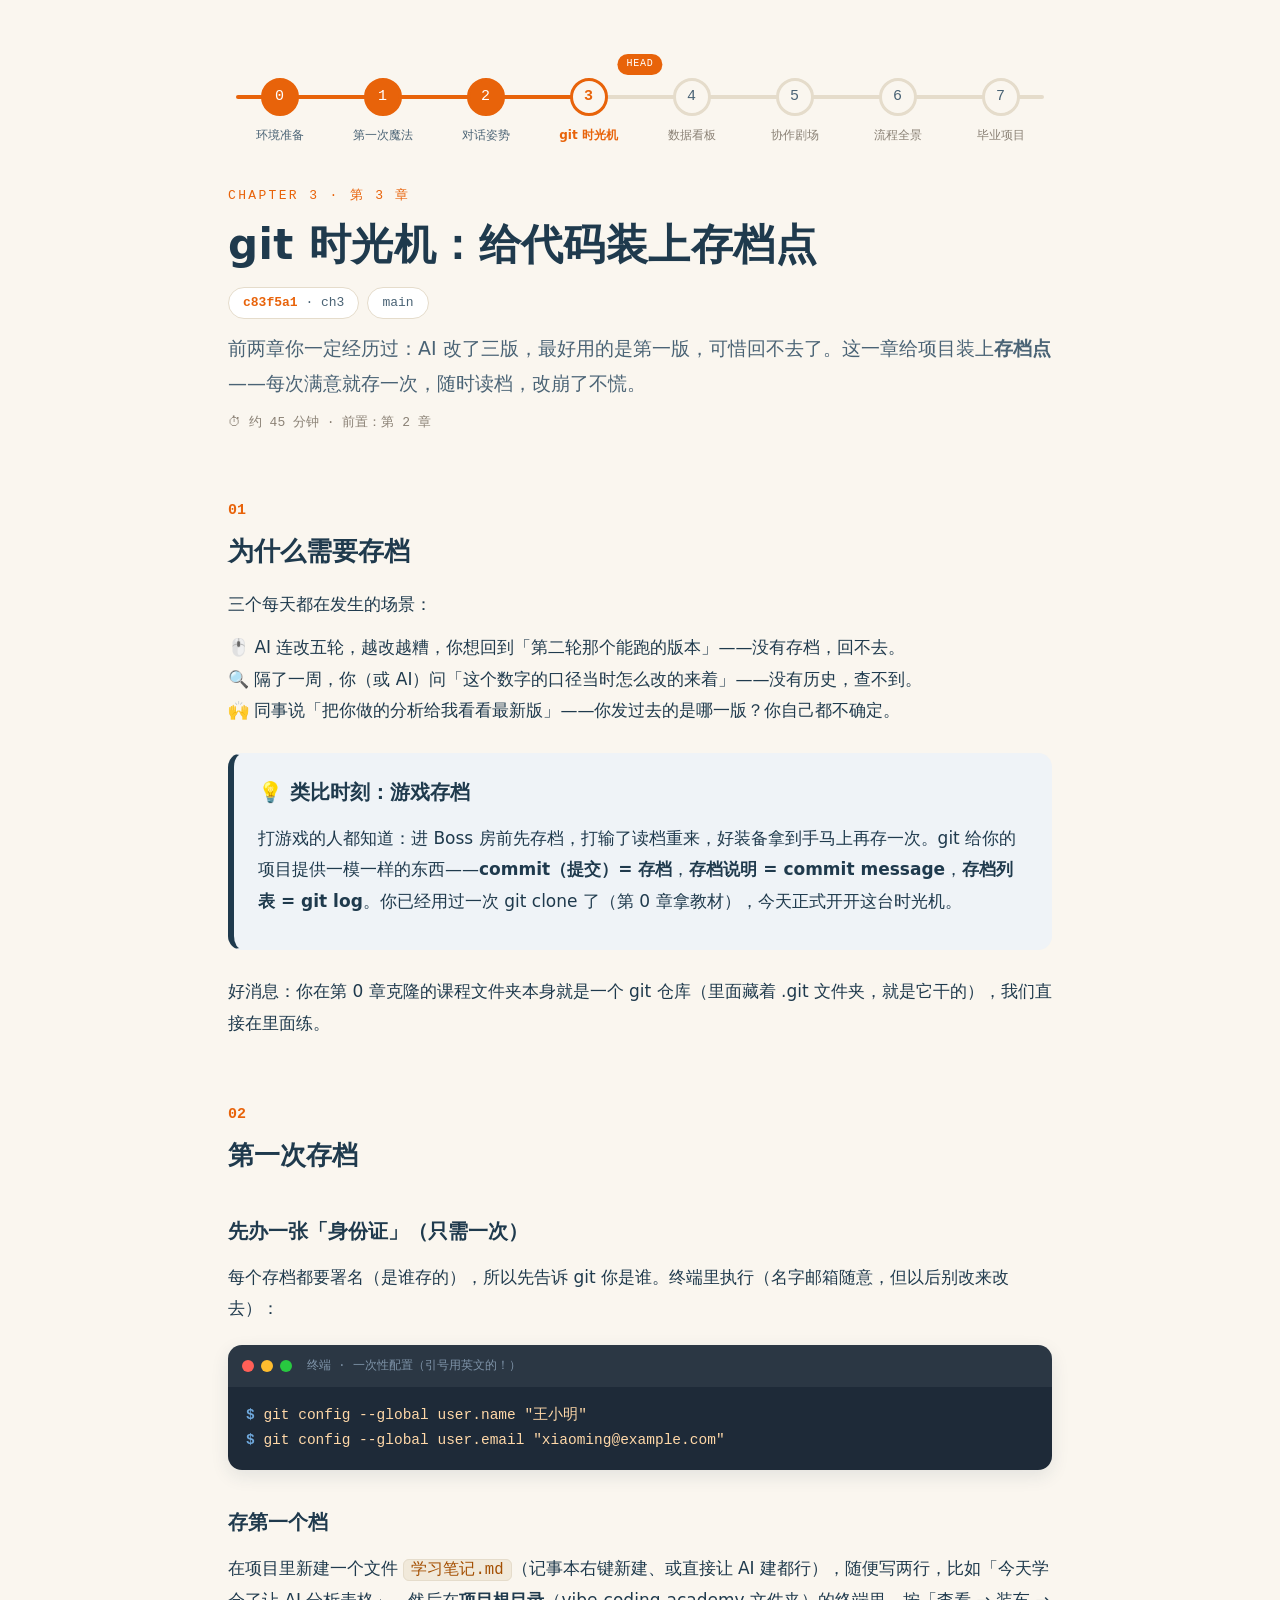
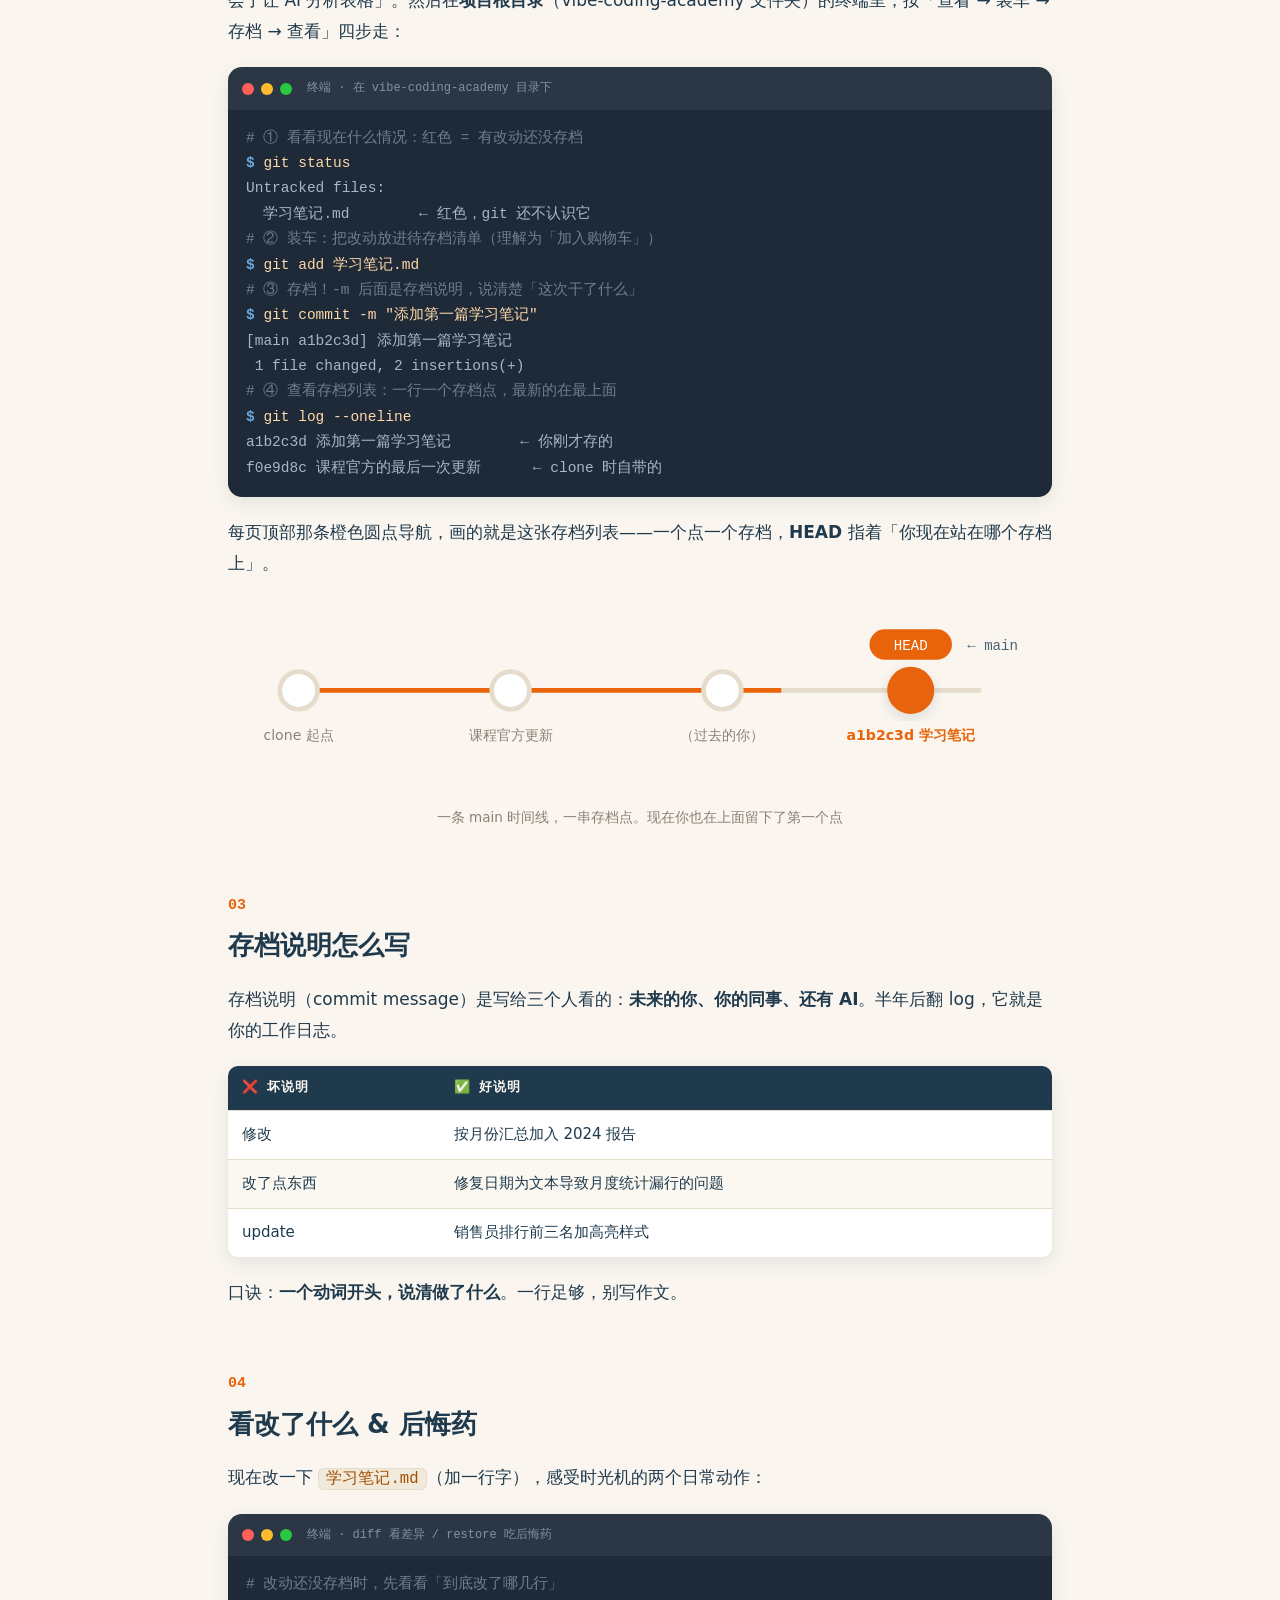
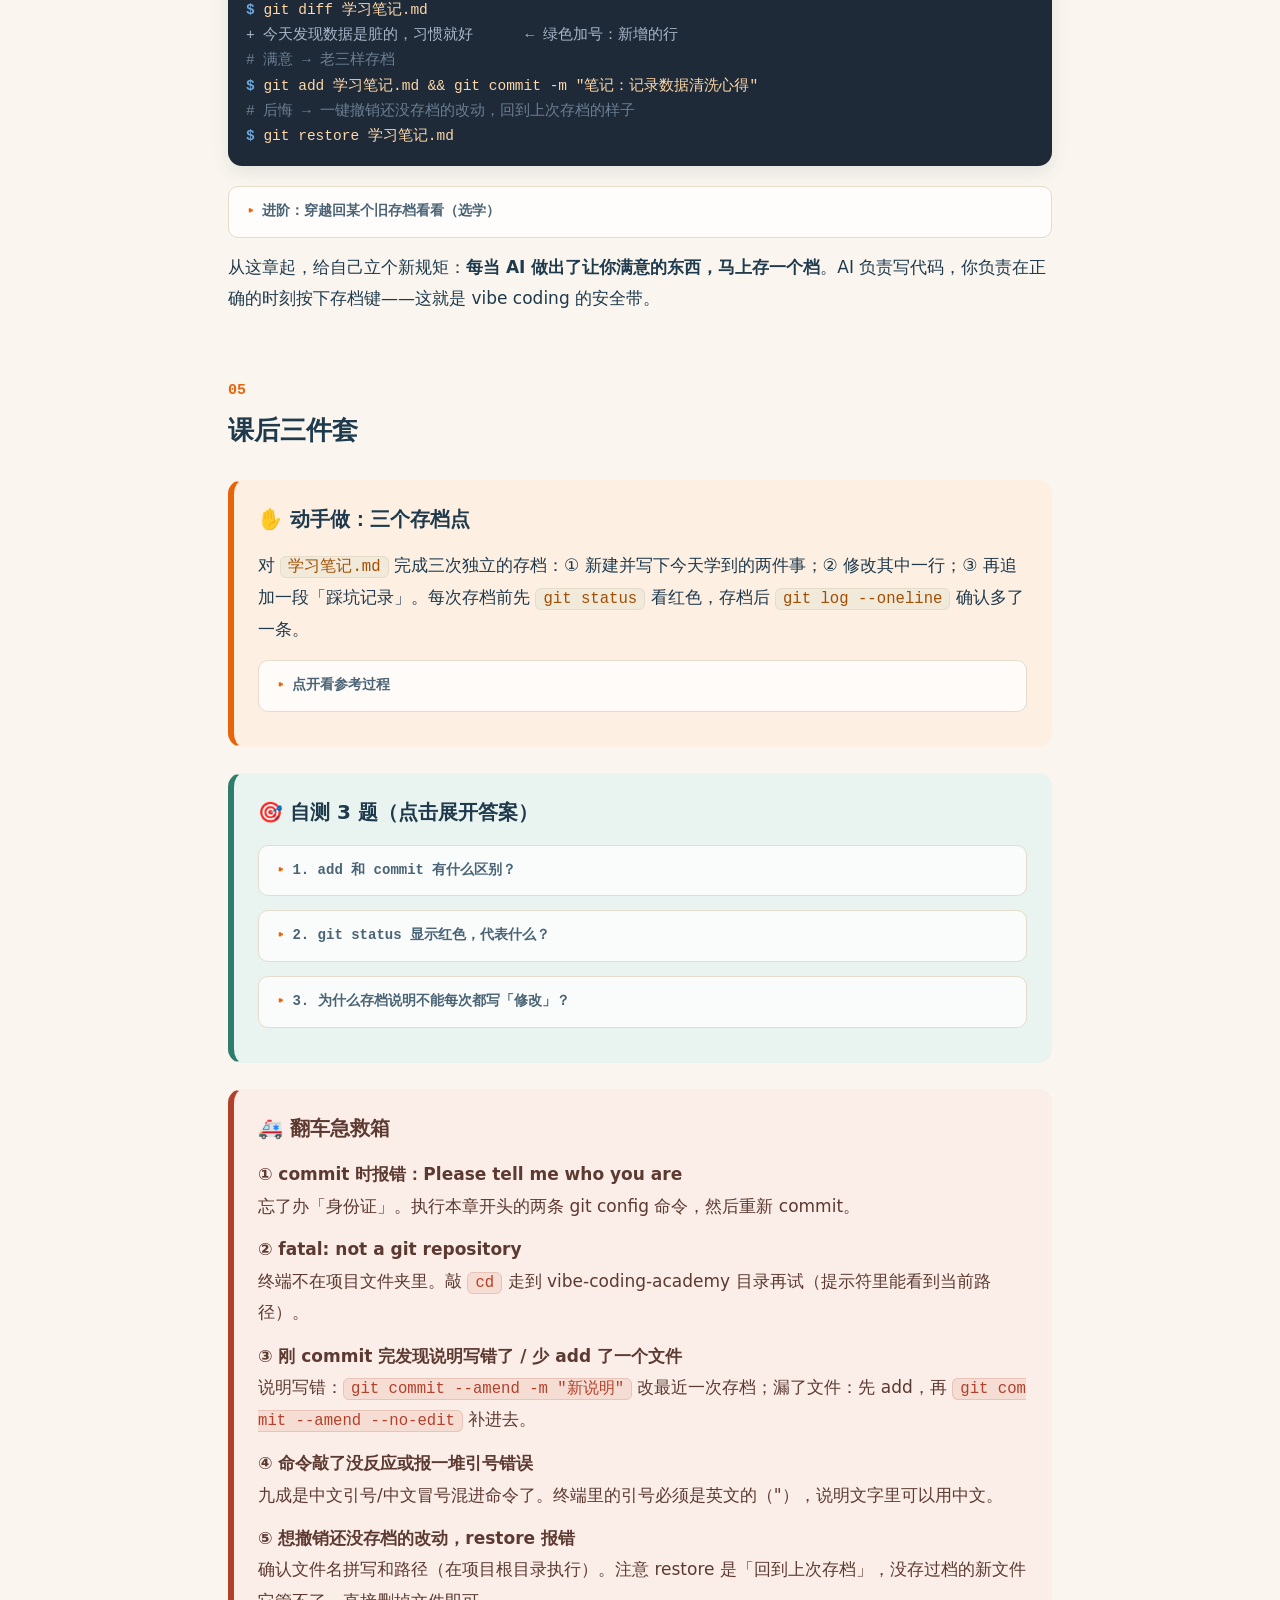
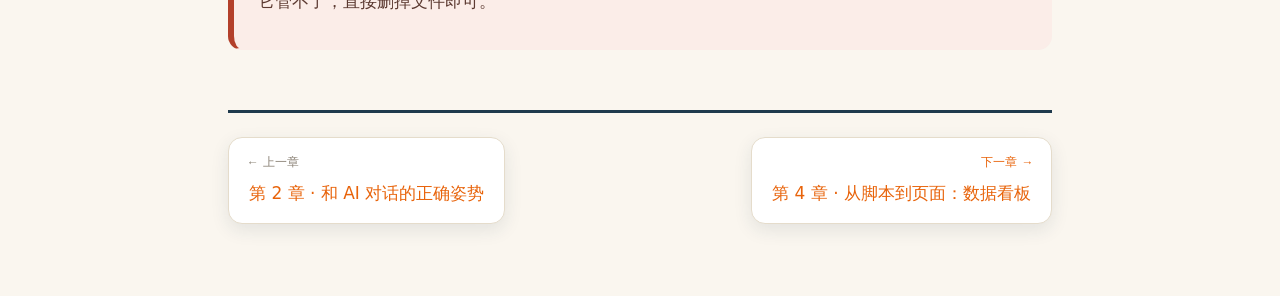
<file: tutorials/ch3.html>
<!DOCTYPE html>
<html lang="zh-CN">
<head>
<meta charset="UTF-8">
<meta name="viewport" content="width=device-width, initial-scale=1.0">
<title>第 3 章 · git 时光机：给代码装上存档点</title>
<link rel="stylesheet" href="assets/style.css">
</head>
<body>
<main class="page">

  <!-- git 提交图导航 -->
  <div class="ggwrap">
  <nav aria-label="课程进度">
    <ul class="gg" style="--p:43.75%">
      <li class="done"><a href="ch0.html">0</a><span class="gg-label">环境准备</span></li>
      <li class="done"><a href="ch1.html">1</a><span class="gg-label">第一次魔法</span></li>
      <li class="done"><a href="ch2.html">2</a><span class="gg-label">对话姿势</span></li>
      <li class="cur"><a href="ch3.html" aria-current="page">3</a><span class="gg-label">git 时光机</span></li>
      <li><a href="ch4.html">4</a><span class="gg-label">数据看板</span></li>
      <li><a href="ch5.html">5</a><span class="gg-label">协作剧场</span></li>
      <li><a href="ch6.html">6</a><span class="gg-label">流程全景</span></li>
      <li><a href="ch7.html">7</a><span class="gg-label">毕业项目</span></li>
    </ul>
  </nav>
  </div>

  <header class="chap-head">
    <p class="eyebrow">Chapter 3 · 第 3 章</p>
    <h1>git 时光机：给代码装上存档点</h1>
    <p><span class="hash-chip"><b>c83f5a1</b> · ch3</span><span class="hash-chip">main</span></p>
    <p class="lead">前两章你一定经历过：AI 改了三版，最好用的是第一版，可惜回不去了。这一章给项目装上<b>存档点</b>——每次满意就存一次，随时读档，改崩了不慌。</p>
    <p class="meta-line">⏱ 约 45 分钟 · 前置：第 2 章</p>
  </header>

  <!-- ============ 01 ============ -->
  <section>
    <h2><span class="sec-no">01</span>为什么需要存档</h2>
    <p>三个每天都在发生的场景：</p>
    <p>🖱️ AI 连改五轮，越改越糟，你想回到「第二轮那个能跑的版本」——没有存档，回不去。<br>
    🔍 隔了一周，你（或 AI）问「这个数字的口径当时怎么改的来着」——没有历史，查不到。<br>
    🙌 同事说「把你做的分析给我看看最新版」——你发过去的是哪一版？你自己都不确定。</p>
    <div class="box box-tip">
      <h3>类比时刻：游戏存档</h3>
      <p>打游戏的人都知道：进 Boss 房前先存档，打输了读档重来，好装备拿到手马上再存一次。git 给你的项目提供一模一样的东西——<b>commit（提交）= 存档</b>，<b>存档说明 = commit message</b>，<b>存档列表 = git log</b>。你已经用过一次 git clone 了（第 0 章拿教材），今天正式开开这台时光机。</p>
    </div>
    <p>好消息：你在第 0 章克隆的课程文件夹本身就是一个 git 仓库（里面藏着 .git 文件夹，就是它干的），我们直接在里面练。</p>
  </section>

  <!-- ============ 02 ============ -->
  <section>
    <h2><span class="sec-no">02</span>第一次存档</h2>
    <h3>先办一张「身份证」（只需一次）</h3>
    <p>每个存档都要署名（是谁存的），所以先告诉 git 你是谁。终端里执行（名字邮箱随意，但以后别改来改去）：</p>
    <div class="term">
      <div class="term-bar"><span class="dot r"></span><span class="dot y"></span><span class="dot g"></span><span class="term-title">终端 · 一次性配置（引号用英文的！）</span></div>
      <pre><span class="cmd">git config --global user.name "王小明"</span>
<span class="cmd">git config --global user.email "xiaoming@example.com"</span></pre>
    </div>
    <h3>存第一个档</h3>
    <p>在项目里新建一个文件 <code>学习笔记.md</code>（记事本右键新建、或直接让 AI 建都行），随便写两行，比如「今天学会了让 AI 分析表格」。然后在<b>项目根目录</b>（vibe-coding-academy 文件夹）的终端里，按「查看 → 装车 → 存档 → 查看」四步走：</p>
    <div class="term">
      <div class="term-bar"><span class="dot r"></span><span class="dot y"></span><span class="dot g"></span><span class="term-title">终端 · 在 vibe-coding-academy 目录下</span></div>
      <pre><span class="cmt"># ① 看看现在什么情况：红色 = 有改动还没存档</span>
<span class="cmd">git status</span>
<span class="out">Untracked files:
  学习笔记.md        ← 红色，git 还不认识它</span>
<span class="cmt"># ② 装车：把改动放进待存档清单（理解为「加入购物车」）</span>
<span class="cmd">git add 学习笔记.md</span>
<span class="cmt"># ③ 存档！-m 后面是存档说明，说清楚「这次干了什么」</span>
<span class="cmd">git commit -m "添加第一篇学习笔记"</span>
<span class="out">[main a1b2c3d] 添加第一篇学习笔记
 1 file changed, 2 insertions(+)</span>
<span class="cmt"># ④ 查看存档列表：一行一个存档点，最新的在最上面</span>
<span class="cmd">git log --oneline</span>
<span class="out">a1b2c3d 添加第一篇学习笔记        ← 你刚才存的
f0e9d8c 课程官方的最后一次更新      ← clone 时自带的</span></pre>
    </div>
    <p>每页顶部那条橙色圆点导航，画的就是这张存档列表——一个点一个存档，<b>HEAD</b> 指着「你现在站在哪个存档上」。</p>
    <figure class="fig">
      <svg viewBox="0 0 700 150" role="img" aria-label="提交链示意：旧存档到新存档，HEAD 指向最新，main 是这条线的主人">
        <defs>
          <filter id="s3" x="-20%" y="-20%" width="140%" height="140%">
            <feDropShadow dx="0" dy="4" stdDeviation="5" flood-color="#1F3A4D" flood-opacity="0.12"/>
          </filter>
        </defs>
        <line x1="60" y1="70" x2="640" y2="70" stroke="#E5DCCB" stroke-width="4"/>
        <line x1="60" y1="70" x2="470" y2="70" stroke="#E8630A" stroke-width="4"/>
        <g>
          <circle cx="60" cy="70" r="16" fill="#FFFFFF" stroke="#E5DCCB" stroke-width="4"/>
          <circle cx="240" cy="70" r="16" fill="#FFFFFF" stroke="#E5DCCB" stroke-width="4"/>
          <circle cx="420" cy="70" r="16" fill="#FFFFFF" stroke="#E5DCCB" stroke-width="4"/>
          <circle cx="580" cy="70" r="18" fill="#E8630A" stroke="#E8630A" stroke-width="4" filter="url(#s3)"/>
        </g>
        <text x="60" y="112" text-anchor="middle" font-size="12" fill="#8A8175">clone 起点</text>
        <text x="240" y="112" text-anchor="middle" font-size="12" fill="#8A8175">课程官方更新</text>
        <text x="420" y="112" text-anchor="middle" font-size="12" fill="#8A8175">（过去的你）</text>
        <text x="580" y="112" text-anchor="middle" font-size="12" fill="#E8630A" font-weight="700">a1b2c3d 学习笔记</text>
        <rect x="545" y="18" width="70" height="26" rx="13" fill="#E8630A"/>
        <text x="580" y="36" text-anchor="middle" font-size="12" fill="#fff" font-family="Consolas,monospace">HEAD</text>
        <text x="628" y="36" font-size="12" fill="#4A6375" font-family="Consolas,monospace">← main</text>
      </svg>
      <figcaption>一条 main 时间线，一串存档点。现在你也在上面留下了第一个点</figcaption>
    </figure>
  </section>

  <!-- ============ 03 ============ -->
  <section>
    <h2><span class="sec-no">03</span>存档说明怎么写</h2>
    <p>存档说明（commit message）是写给三个人看的：<b>未来的你、你的同事、还有 AI</b>。半年后翻 log，它就是你的工作日志。</p>
    <table>
      <thead><tr><th>❌ 坏说明</th><th>✅ 好说明</th></tr></thead>
      <tbody>
        <tr><td>修改</td><td>按月份汇总加入 2024 报告</td></tr>
        <tr><td>改了点东西</td><td>修复日期为文本导致月度统计漏行的问题</td></tr>
        <tr><td>update</td><td>销售员排行前三名加高亮样式</td></tr>
      </tbody>
    </table>
    <p>口诀：<b>一个动词开头，说清做了什么</b>。一行足够，别写作文。</p>
  </section>

  <!-- ============ 04 ============ -->
  <section>
    <h2><span class="sec-no">04</span>看改了什么 &amp; 后悔药</h2>
    <p>现在改一下 <code>学习笔记.md</code>（加一行字），感受时光机的两个日常动作：</p>
    <div class="term">
      <div class="term-bar"><span class="dot r"></span><span class="dot y"></span><span class="dot g"></span><span class="term-title">终端 · diff 看差异 / restore 吃后悔药</span></div>
      <pre><span class="cmt"># 改动还没存档时，先看看「到底改了哪几行」</span>
<span class="cmd">git diff 学习笔记.md</span>
<span class="out">+ 今天发现数据是脏的，习惯就好      ← 绿色加号：新增的行</span>
<span class="cmt"># 满意 → 老三样存档</span>
<span class="cmd">git add 学习笔记.md && git commit -m "笔记：记录数据清洗心得"</span>
<span class="cmt"># 后悔 → 一键撤销还没存档的改动，回到上次存档的样子</span>
<span class="cmd">git restore 学习笔记.md</span></pre>
    </div>
    <details>
      <summary>进阶：穿越回某个旧存档看看（选学）</summary>
      <div class="term">
        <div class="term-bar"><span class="dot r"></span><span class="dot y"></span><span class="dot g"></span><span class="term-title">终端 · 观光模式</span></div>
        <pre><span class="cmt"># 哈希取 log 里前几位即可（比如 a1b2c3d）</span>
<span class="cmd">git checkout a1b2c3d</span>
<span class="out">You are in 'detached HEAD' state.
（意思是：你脱离了最新进度，处于「观光」状态，看看就好）</span>
<span class="cmt"># 看完回到现在：</span>
<span class="cmd">git switch main</span></pre>
      </div>
      <p>要带回某个文件的历史版本也有办法（<code>git checkout 哈希 -- 文件名</code>），但日常 90% 的场景用 <code>restore</code> 就够了——先把基础三板斧（status / add+commit / log）练熟。</p>
    </details>
    <p>从这章起，给自己立个新规矩：<b>每当 AI 做出了让你满意的东西，马上存一个档</b>。AI 负责写代码，你负责在正确的时刻按下存档键——这就是 vibe coding 的安全带。</p>
  </section>

  <!-- ============ 三件套 ============ -->
  <section>
    <h2><span class="sec-no">05</span>课后三件套</h2>

    <div class="box box-do">
      <h3>动手做：三个存档点</h3>
      <p>对 <code>学习笔记.md</code> 完成三次独立的存档：① 新建并写下今天学到的两件事；② 修改其中一行；③ 再追加一段「踩坑记录」。每次存档前先 <code>git status</code> 看红色，存档后 <code>git log --oneline</code> 确认多了一条。</p>
      <details>
        <summary>点开看参考过程</summary>
        <div class="term">
          <div class="term-bar"><span class="dot r"></span><span class="dot y"></span><span class="dot g"></span><span class="term-title">终端 · 参考过程</span></div>
          <pre><span class="cmd">git status</span>
<span class="out">modified: 学习笔记.md   ← 红色，说明有未存档的改动</span>
<span class="cmd">git add 学习笔记.md && git commit -m "笔记：补充 git 存档用法"</span>
<span class="out">[main 9f8e7d6] 笔记：补充 git 存档用法</span>
<span class="cmd">git log --oneline</span>
<span class="out">9f8e7d6 笔记：补充 git 存档用法
a1b2c3d 添加第一篇学习笔记
f0e9d8c 课程官方的最后一次更新</span></pre>
        </div>
        <p>连做三轮，直到「status 看红 → add → commit → log 看新纪录」变成肌肉记忆。这个循环你以后每天要转几十次。</p>
      </details>
    </div>

    <div class="box box-quiz">
      <h3>自测 3 题（点击展开答案）</h3>
      <details><summary>1. add 和 commit 有什么区别？</summary><p>add 是「把改动放进购物车」（暂存），commit 是「结账打包成一个存档」（提交）。可以多次 add 不同文件后一次 commit——相当于凑齐一单再结账，存档说明只写这一单的事。</p></details>
      <details><summary>2. git status 显示红色，代表什么？</summary><p>有改动还没存档：红色文件名 = git 看到了变化（新文件或被修改），但还没进存档。每次动手前后各看一眼 status，是你对项目的「仪表盘」。</p></details>
      <details><summary>3. 为什么存档说明不能每次都写「修改」？</summary><p>存档列表是你和团队的工作日志，也是回滚时的「地图」——想回到「加高亮之前」，靠的就是说明里那句「销售员排行前三名加高亮样式」。全写「修改」，时光机就成了没有路牌的高速公路。</p></details>
    </div>

    <div class="box box-aid">
      <h3>翻车急救箱</h3>
      <p><b>① commit 时报错：Please tell me who you are</b><br>忘了办「身份证」。执行本章开头的两条 git config 命令，然后重新 commit。</p>
      <p><b>② fatal: not a git repository</b><br>终端不在项目文件夹里。敲 <code>cd</code> 走到 vibe-coding-academy 目录再试（提示符里能看到当前路径）。</p>
      <p><b>③ 刚 commit 完发现说明写错了 / 少 add 了一个文件</b><br>说明写错：<code>git commit --amend -m "新说明"</code> 改最近一次存档；漏了文件：先 add，再 <code>git commit --amend --no-edit</code> 补进去。</p>
      <p><b>④ 命令敲了没反应或报一堆引号错误</b><br>九成是中文引号/中文冒号混进命令了。终端里的引号必须是英文的（"），说明文字里可以用中文。</p>
      <p><b>⑤ 想撤销还没存档的改动，restore 报错</b><br>确认文件名拼写和路径（在项目根目录执行）。注意 restore 是「回到上次存档」，没存过档的新文件它管不了，直接删掉文件即可。</p>
    </div>
  </section>

  <!-- 章尾导航 -->
  <nav class="pager" aria-label="上一章下一章">
    <a href="ch2.html"><span class="dir">← 上一章</span>第 2 章 · 和 AI 对话的正确姿势</a>
    <a class="next" href="ch4.html"><span class="dir dir-next">下一章 →</span>第 4 章 · 从脚本到页面：数据看板</a>
  </nav>

</main>
</body>
</html>
</file>
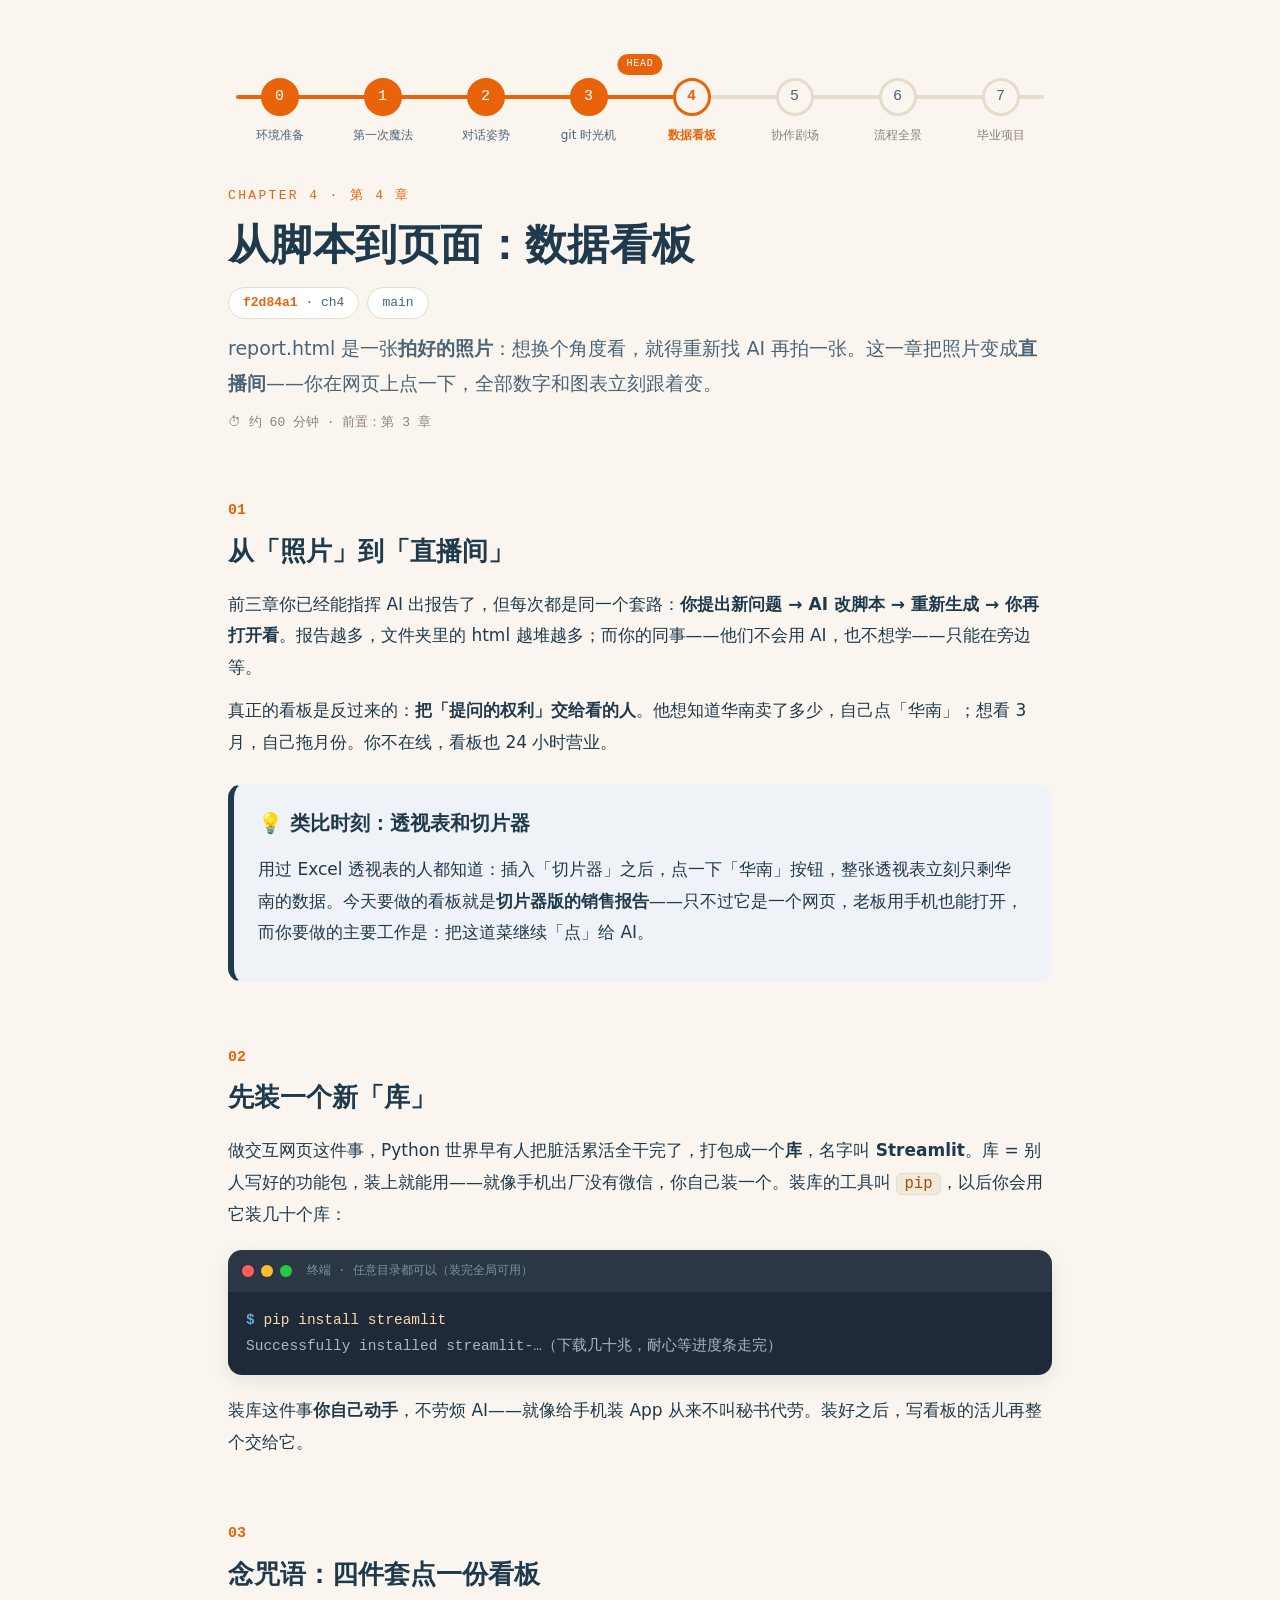
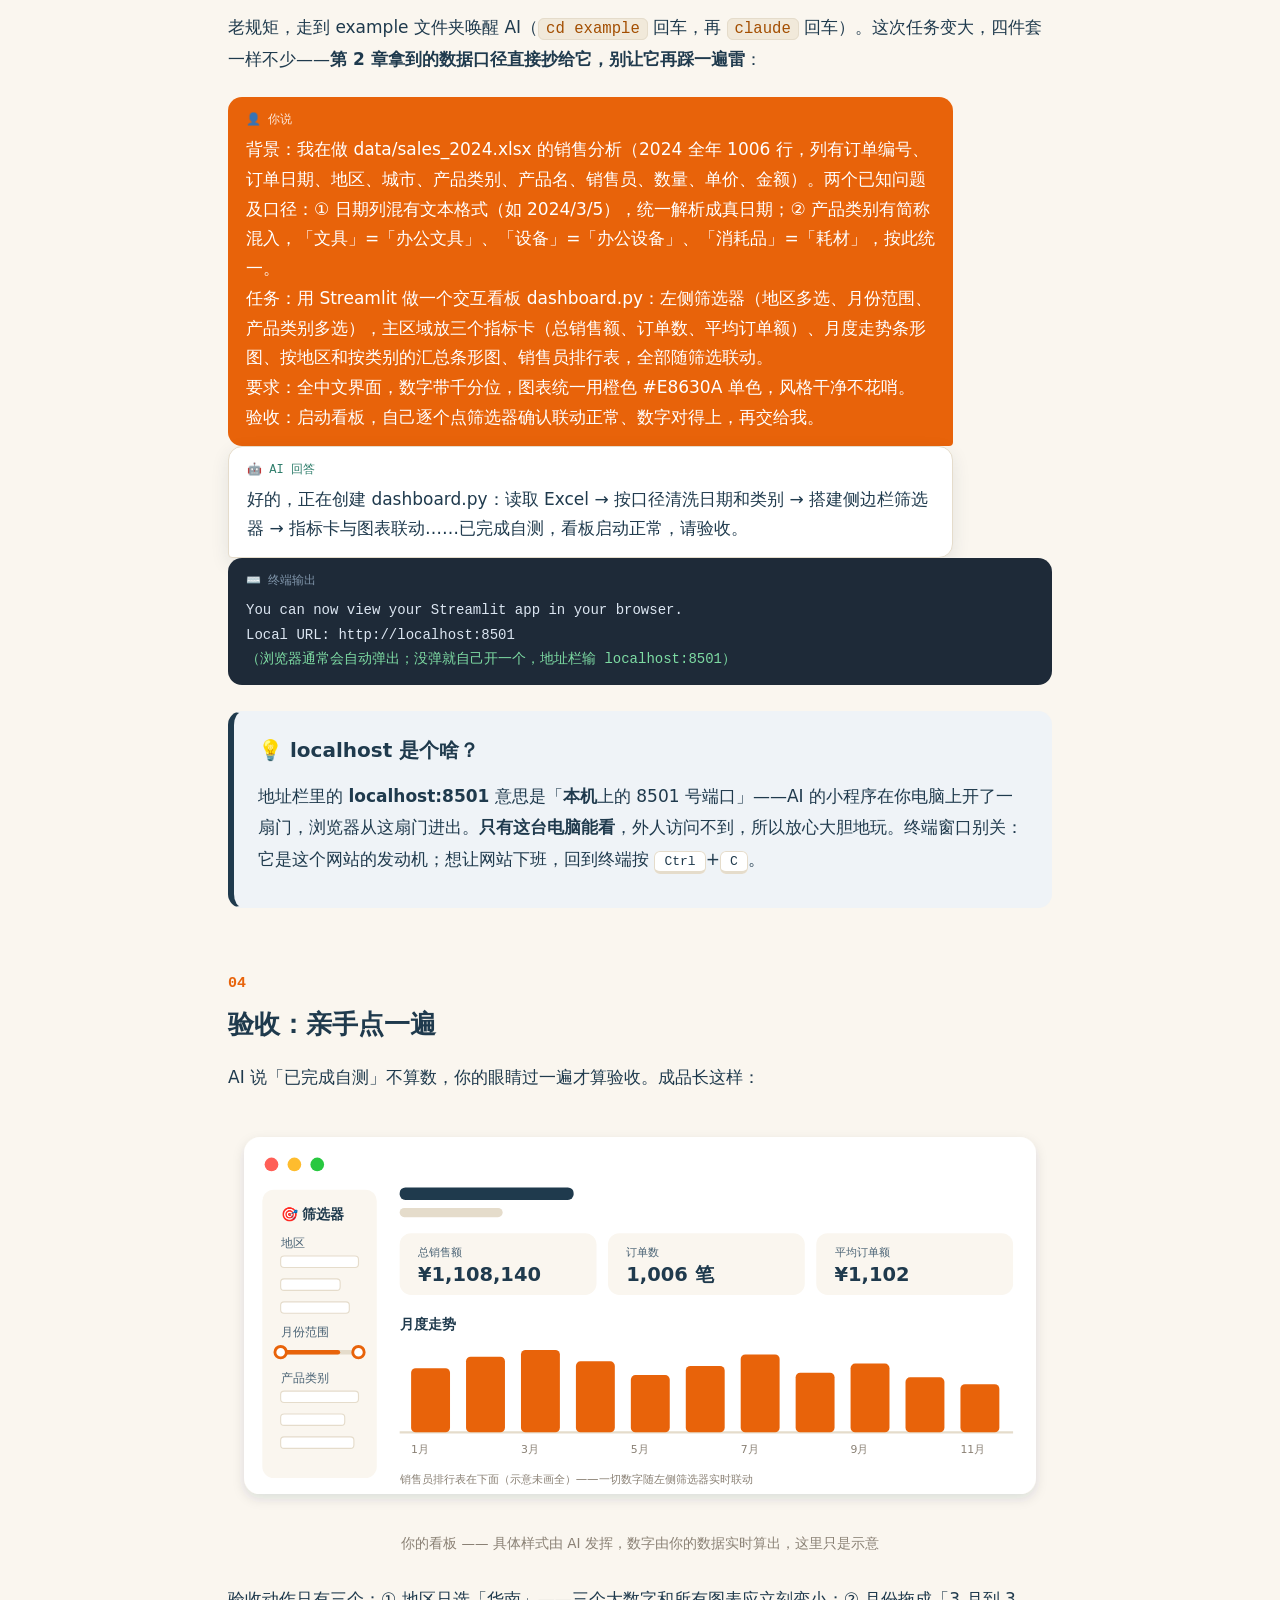
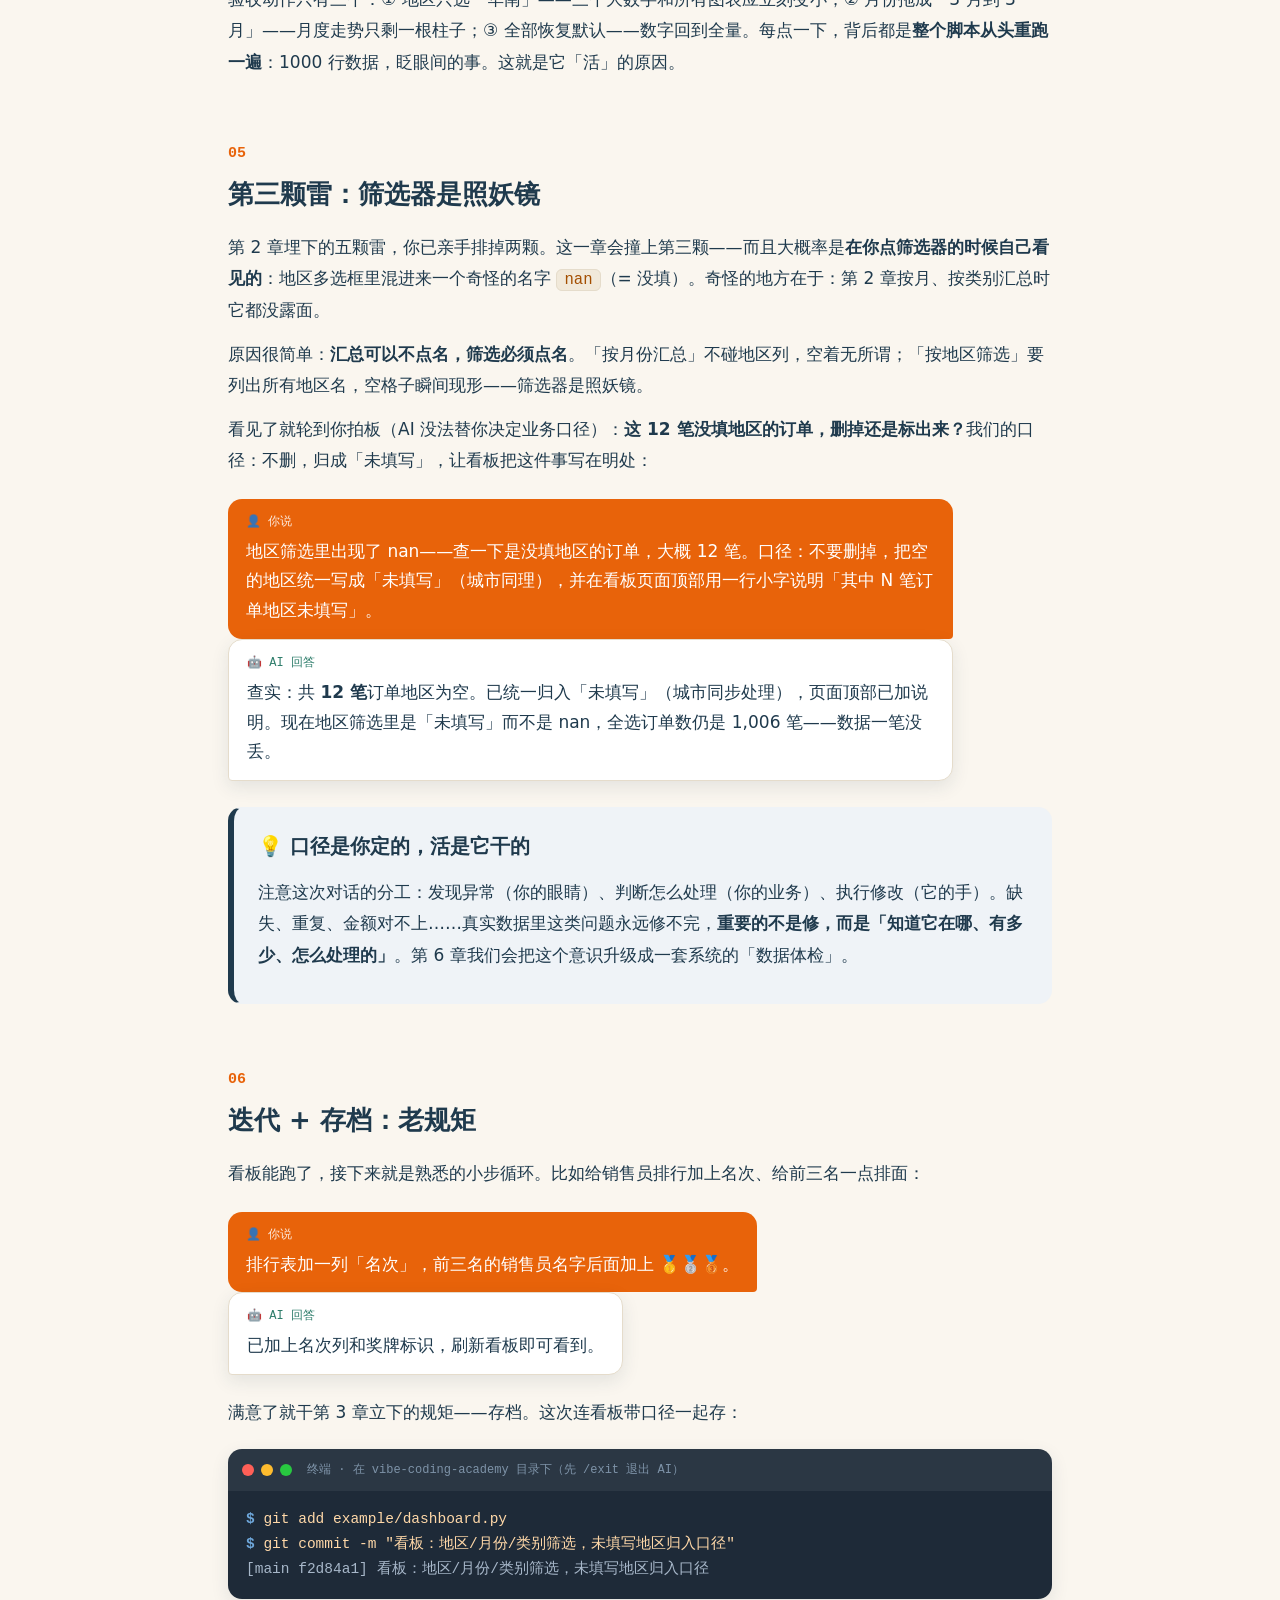
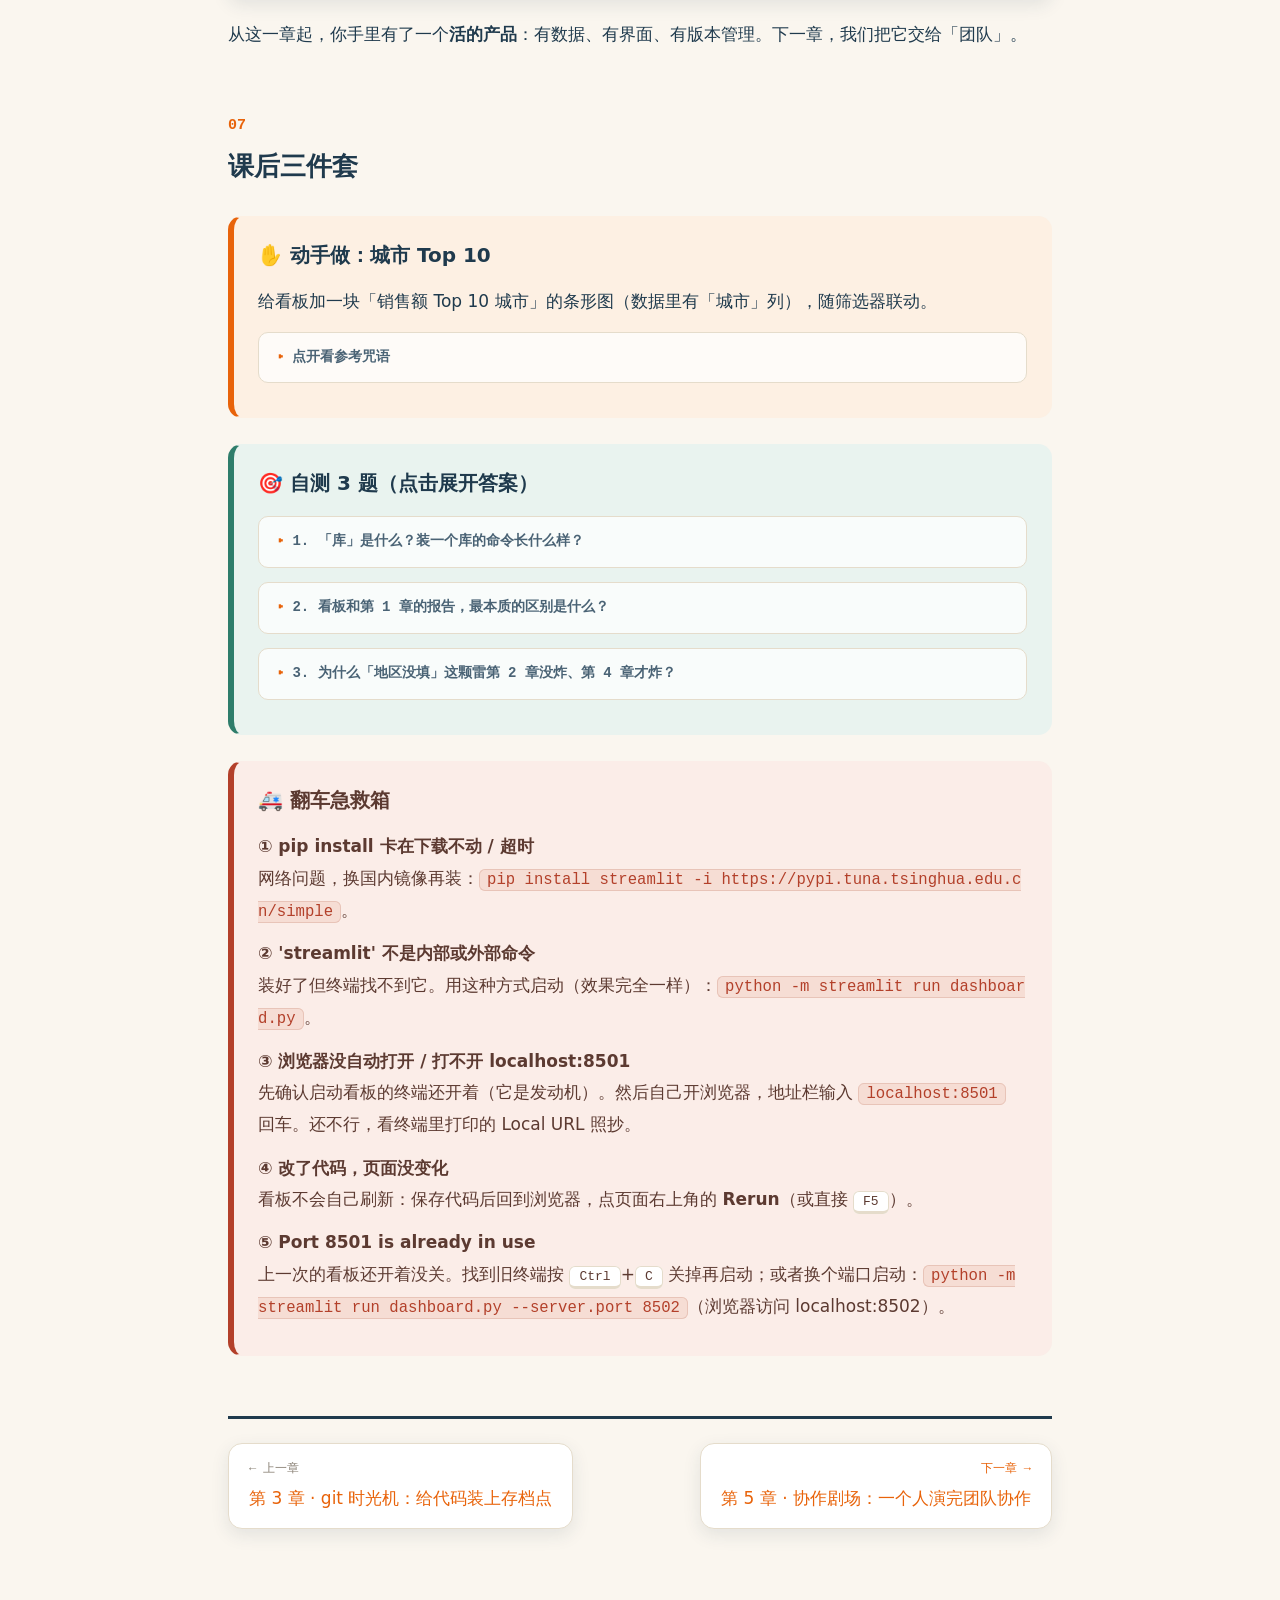
<file: tutorials/ch4.html>
<!DOCTYPE html>
<html lang="zh-CN">
<head>
<meta charset="UTF-8">
<meta name="viewport" content="width=device-width, initial-scale=1.0">
<title>第 4 章 · 从脚本到页面：数据看板</title>
<link rel="stylesheet" href="assets/style.css">
</head>
<body>
<main class="page">

  <!-- git 提交图导航 -->
  <div class="ggwrap">
  <nav aria-label="课程进度">
    <ul class="gg" style="--p:56.25%">
      <li class="done"><a href="ch0.html">0</a><span class="gg-label">环境准备</span></li>
      <li class="done"><a href="ch1.html">1</a><span class="gg-label">第一次魔法</span></li>
      <li class="done"><a href="ch2.html">2</a><span class="gg-label">对话姿势</span></li>
      <li class="done"><a href="ch3.html">3</a><span class="gg-label">git 时光机</span></li>
      <li class="cur"><a href="ch4.html" aria-current="page">4</a><span class="gg-label">数据看板</span></li>
      <li><a href="ch5.html">5</a><span class="gg-label">协作剧场</span></li>
      <li><a href="ch6.html">6</a><span class="gg-label">流程全景</span></li>
      <li><a href="ch7.html">7</a><span class="gg-label">毕业项目</span></li>
    </ul>
  </nav>
  </div>

  <header class="chap-head">
    <p class="eyebrow">Chapter 4 · 第 4 章</p>
    <h1>从脚本到页面：数据看板</h1>
    <p><span class="hash-chip"><b>f2d84a1</b> · ch4</span><span class="hash-chip">main</span></p>
    <p class="lead">report.html 是一张<b>拍好的照片</b>：想换个角度看，就得重新找 AI 再拍一张。这一章把照片变成<b>直播间</b>——你在网页上点一下，全部数字和图表立刻跟着变。</p>
    <p class="meta-line">⏱ 约 60 分钟 · 前置：第 3 章</p>
  </header>

  <!-- ============ 01 ============ -->
  <section>
    <h2><span class="sec-no">01</span>从「照片」到「直播间」</h2>
    <p>前三章你已经能指挥 AI 出报告了，但每次都是同一个套路：<b>你提出新问题 → AI 改脚本 → 重新生成 → 你再打开看</b>。报告越多，文件夹里的 html 越堆越多；而你的同事——他们不会用 AI，也不想学——只能在旁边等。</p>
    <p>真正的看板是反过来的：<b>把「提问的权利」交给看的人</b>。他想知道华南卖了多少，自己点「华南」；想看 3 月，自己拖月份。你不在线，看板也 24 小时营业。</p>
    <div class="box box-tip">
      <h3>类比时刻：透视表和切片器</h3>
      <p>用过 Excel 透视表的人都知道：插入「切片器」之后，点一下「华南」按钮，整张透视表立刻只剩华南的数据。今天要做的看板就是<b>切片器版的销售报告</b>——只不过它是一个网页，老板用手机也能打开，而你要做的主要工作是：把这道菜继续「点」给 AI。</p>
    </div>
  </section>

  <!-- ============ 02 ============ -->
  <section>
    <h2><span class="sec-no">02</span>先装一个新「库」</h2>
    <p>做交互网页这件事，Python 世界早有人把脏活累活全干完了，打包成一个<b>库</b>，名字叫 <b>Streamlit</b>。库 = 别人写好的功能包，装上就能用——就像手机出厂没有微信，你自己装一个。装库的工具叫 <code>pip</code>，以后你会用它装几十个库：</p>
    <div class="term">
      <div class="term-bar"><span class="dot r"></span><span class="dot y"></span><span class="dot g"></span><span class="term-title">终端 · 任意目录都可以（装完全局可用）</span></div>
      <pre><span class="cmd">pip install streamlit</span>
<span class="out">Successfully installed streamlit-…（下载几十兆，耐心等进度条走完）</span></pre>
    </div>
    <p>装库这件事<b>你自己动手</b>，不劳烦 AI——就像给手机装 App 从来不叫秘书代劳。装好之后，写看板的活儿再整个交给它。</p>
  </section>

  <!-- ============ 03 ============ -->
  <section>
    <h2><span class="sec-no">03</span>念咒语：四件套点一份看板</h2>
    <p>老规矩，走到 example 文件夹唤醒 AI（<code>cd example</code> 回车，再 <code>claude</code> 回车）。这次任务变大，四件套一样不少——<b>第 2 章拿到的数据口径直接抄给它，别让它再踩一遍雷</b>：</p>
    <div class="chat">
      <p class="chat-user">背景：我在做 data/sales_2024.xlsx 的销售分析（2024 全年 1006 行，列有订单编号、订单日期、地区、城市、产品类别、产品名、销售员、数量、单价、金额）。两个已知问题及口径：① 日期列混有文本格式（如 2024/3/5），统一解析成真日期；② 产品类别有简称混入，「文具」=「办公文具」、「设备」=「办公设备」、「消耗品」=「耗材」，按此统一。<br>任务：用 Streamlit 做一个交互看板 dashboard.py：左侧筛选器（地区多选、月份范围、产品类别多选），主区域放三个指标卡（总销售额、订单数、平均订单额）、月度走势条形图、按地区和按类别的汇总条形图、销售员排行表，全部随筛选联动。<br>要求：全中文界面，数字带千分位，图表统一用橙色 #E8630A 单色，风格干净不花哨。<br>验收：启动看板，自己逐个点筛选器确认联动正常、数字对得上，再交给我。</p>
      <p class="chat-ai">好的，正在创建 dashboard.py：读取 Excel → 按口径清洗日期和类别 → 搭建侧边栏筛选器 → 指标卡与图表联动……已完成自测，看板启动正常，请验收。</p>
      <p class="chat-term">You can now view your Streamlit app in your browser.<br>Local URL: http://localhost:8501<br><span class="ok">（浏览器通常会自动弹出；没弹就自己开一个，地址栏输 localhost:8501）</span></p>
    </div>
    <div class="box box-tip">
      <h3>localhost 是个啥？</h3>
      <p>地址栏里的 <b>localhost:8501</b> 意思是「<b>本机</b>上的 8501 号端口」——AI 的小程序在你电脑上开了一扇门，浏览器从这扇门进出。<b>只有这台电脑能看</b>，外人访问不到，所以放心大胆地玩。终端窗口别关：它是这个网站的发动机；想让网站下班，回到终端按 <kbd>Ctrl</kbd>+<kbd>C</kbd>。</p>
    </div>
  </section>

  <!-- ============ 04 ============ -->
  <section>
    <h2><span class="sec-no">04</span>验收：亲手点一遍</h2>
    <p>AI 说「已完成自测」不算数，你的眼睛过一遍才算验收。成品长这样：</p>
    <figure class="fig">
      <svg viewBox="0 0 720 340" role="img" aria-label="看板成品示意：左侧筛选器栏，右侧三张指标卡、月度橙色条形图和排行表">
        <defs>
          <filter id="s4a" x="-20%" y="-20%" width="140%" height="140%">
            <feDropShadow dx="0" dy="4" stdDeviation="5" flood-color="#1F3A4D" flood-opacity="0.12"/>
          </filter>
        </defs>
        <rect x="14" y="14" width="692" height="312" rx="14" fill="#FFFFFF" filter="url(#s4a)"/>
        <circle cx="38" cy="38" r="6" fill="#FF5F57"/><circle cx="58" cy="38" r="6" fill="#FEBC2E"/><circle cx="78" cy="38" r="6" fill="#28C840"/>
        <rect x="150" y="58" width="152" height="11" rx="5" fill="#1F3A4D"/>
        <rect x="150" y="76" width="90" height="8" rx="4" fill="#E5DCCB"/>
        <!-- 侧边栏 -->
        <rect x="30" y="60" width="100" height="252" rx="10" fill="#FAF6EF"/>
        <text x="46" y="86" font-size="12" fill="#1F3A4D" font-weight="700">🎯 筛选器</text>
        <text x="46" y="110" font-size="10.5" fill="#4A6375">地区</text>
        <rect x="46" y="118" width="68" height="10" rx="3" fill="#FFFFFF" stroke="#E5DCCB"/>
        <rect x="46" y="138" width="52" height="10" rx="3" fill="#FFFFFF" stroke="#E5DCCB"/>
        <rect x="46" y="158" width="60" height="10" rx="3" fill="#FFFFFF" stroke="#E5DCCB"/>
        <text x="46" y="188" font-size="10.5" fill="#4A6375">月份范围</text>
        <path d="M 46 202 H 114" stroke="#E5DCCB" stroke-width="4" stroke-linecap="round"/>
        <path d="M 46 202 H 96" stroke="#E8630A" stroke-width="4" stroke-linecap="round"/>
        <circle cx="46" cy="202" r="5" fill="#FFFFFF" stroke="#E8630A" stroke-width="2.5"/>
        <circle cx="114" cy="202" r="5" fill="#FFFFFF" stroke="#E8630A" stroke-width="2.5"/>
        <text x="46" y="228" font-size="10.5" fill="#4A6375">产品类别</text>
        <rect x="46" y="236" width="68" height="10" rx="3" fill="#FFFFFF" stroke="#E5DCCB"/>
        <rect x="46" y="256" width="56" height="10" rx="3" fill="#FFFFFF" stroke="#E5DCCB"/>
        <rect x="46" y="276" width="64" height="10" rx="3" fill="#FFFFFF" stroke="#E5DCCB"/>
        <!-- 指标卡 -->
        <rect x="150" y="98" width="172" height="54" rx="10" fill="#FAF6EF"/>
        <rect x="332" y="98" width="172" height="54" rx="10" fill="#FAF6EF"/>
        <rect x="514" y="98" width="172" height="54" rx="10" fill="#FAF6EF"/>
        <text x="166" y="118" font-size="10" fill="#4A6375">总销售额</text><text x="166" y="140" font-size="17" font-weight="800" fill="#1F3A4D">¥1,108,140</text>
        <text x="348" y="118" font-size="10" fill="#4A6375">订单数</text><text x="348" y="140" font-size="17" font-weight="800" fill="#1F3A4D">1,006 笔</text>
        <text x="530" y="118" font-size="10" fill="#4A6375">平均订单额</text><text x="530" y="140" font-size="17" font-weight="800" fill="#1F3A4D">¥1,102</text>
        <!-- 月度条形图 -->
        <text x="150" y="182" font-size="12" fill="#1F3A4D" font-weight="700">月度走势</text>
        <line x1="150" y1="272" x2="686" y2="272" stroke="#E5DCCB" stroke-width="2"/>
        <rect x="160" y="216" width="34" height="56" rx="4" fill="#E8630A"/>
        <rect x="208" y="206" width="34" height="66" rx="4" fill="#E8630A"/>
        <rect x="256" y="200" width="34" height="72" rx="4" fill="#E8630A"/>
        <rect x="304" y="210" width="34" height="62" rx="4" fill="#E8630A"/>
        <rect x="352" y="222" width="34" height="50" rx="4" fill="#E8630A"/>
        <rect x="400" y="214" width="34" height="58" rx="4" fill="#E8630A"/>
        <rect x="448" y="204" width="34" height="68" rx="4" fill="#E8630A"/>
        <rect x="496" y="220" width="34" height="52" rx="4" fill="#E8630A"/>
        <rect x="544" y="212" width="34" height="60" rx="4" fill="#E8630A"/>
        <rect x="592" y="224" width="34" height="48" rx="4" fill="#E8630A"/>
        <rect x="640" y="230" width="34" height="42" rx="4" fill="#E8630A"/>
        <text x="160" y="290" font-size="9.5" fill="#8A8175">1月</text><text x="256" y="290" font-size="9.5" fill="#8A8175">3月</text><text x="352" y="290" font-size="9.5" fill="#8A8175">5月</text><text x="448" y="290" font-size="9.5" fill="#8A8175">7月</text><text x="544" y="290" font-size="9.5" fill="#8A8175">9月</text><text x="640" y="290" font-size="9.5" fill="#8A8175">11月</text>
        <text x="150" y="316" font-size="10" fill="#8A8175">销售员排行表在下面（示意未画全）——一切数字随左侧筛选器实时联动</text>
      </svg>
      <figcaption>你的看板 —— 具体样式由 AI 发挥，数字由你的数据实时算出，这里只是示意</figcaption>
    </figure>
    <p>验收动作只有三个：① 地区只选「华南」——三个大数字和所有图表应立刻变小；② 月份拖成「3 月到 3 月」——月度走势只剩一根柱子；③ 全部恢复默认——数字回到全量。每点一下，背后都是<b>整个脚本从头重跑一遍</b>：1000 行数据，眨眼间的事。这就是它「活」的原因。</p>
  </section>

  <!-- ============ 05 ============ -->
  <section>
    <h2><span class="sec-no">05</span>第三颗雷：筛选器是照妖镜</h2>
    <p>第 2 章埋下的五颗雷，你已亲手排掉两颗。这一章会撞上第三颗——而且大概率是<b>在你点筛选器的时候自己看见的</b>：地区多选框里混进来一个奇怪的名字 <code>nan</code>（= 没填）。奇怪的地方在于：第 2 章按月、按类别汇总时它都没露面。</p>
    <p>原因很简单：<b>汇总可以不点名，筛选必须点名</b>。「按月份汇总」不碰地区列，空着无所谓；「按地区筛选」要列出所有地区名，空格子瞬间现形——筛选器是照妖镜。</p>
    <p>看见了就轮到你拍板（AI 没法替你决定业务口径）：<b>这 12 笔没填地区的订单，删掉还是标出来？</b>我们的口径：不删，归成「未填写」，让看板把这件事写在明处：</p>
    <div class="chat">
      <p class="chat-user">地区筛选里出现了 nan——查一下是没填地区的订单，大概 12 笔。口径：不要删掉，把空的地区统一写成「未填写」（城市同理），并在看板页面顶部用一行小字说明「其中 N 笔订单地区未填写」。</p>
      <p class="chat-ai">查实：共 <b>12 笔</b>订单地区为空。已统一归入「未填写」（城市同步处理），页面顶部已加说明。现在地区筛选里是「未填写」而不是 nan，全选订单数仍是 1,006 笔——数据一笔没丢。</p>
    </div>
    <div class="box box-tip">
      <h3>口径是你定的，活是它干的</h3>
      <p>注意这次对话的分工：发现异常（你的眼睛）、判断怎么处理（你的业务）、执行修改（它的手）。缺失、重复、金额对不上……真实数据里这类问题永远修不完，<b>重要的不是修，而是「知道它在哪、有多少、怎么处理的」</b>。第 6 章我们会把这个意识升级成一套系统的「数据体检」。</p>
    </div>
  </section>

  <!-- ============ 06 ============ -->
  <section>
    <h2><span class="sec-no">06</span>迭代 + 存档：老规矩</h2>
    <p>看板能跑了，接下来就是熟悉的小步循环。比如给销售员排行加上名次、给前三名一点排面：</p>
    <div class="chat">
      <p class="chat-user">排行表加一列「名次」，前三名的销售员名字后面加上 🥇🥈🥉。</p>
      <p class="chat-ai">已加上名次列和奖牌标识，刷新看板即可看到。</p>
    </div>
    <p>满意了就干第 3 章立下的规矩——存档。这次连看板带口径一起存：</p>
    <div class="term">
      <div class="term-bar"><span class="dot r"></span><span class="dot y"></span><span class="dot g"></span><span class="term-title">终端 · 在 vibe-coding-academy 目录下（先 /exit 退出 AI）</span></div>
      <pre><span class="cmd">git add example/dashboard.py</span>
<span class="cmd">git commit -m "看板：地区/月份/类别筛选，未填写地区归入口径"</span>
<span class="out">[main f2d84a1] 看板：地区/月份/类别筛选，未填写地区归入口径</span></pre>
    </div>
    <p>从这一章起，你手里有了一个<b>活的产品</b>：有数据、有界面、有版本管理。下一章，我们把它交给「团队」。</p>
  </section>

  <!-- ============ 三件套 ============ -->
  <section>
    <h2><span class="sec-no">07</span>课后三件套</h2>

    <div class="box box-do">
      <h3>动手做：城市 Top 10</h3>
      <p>给看板加一块「销售额 Top 10 城市」的条形图（数据里有「城市」列），随筛选器联动。</p>
      <details>
        <summary>点开看参考咒语</summary>
        <div class="chat">
          <p class="chat-user">在销售员排行下面加一个「销售额 Top 10 城市」的横向条形图，同样随左侧筛选器联动。没填城市的会显示「未填写」，保留它。</p>
          <p class="chat-ai">已添加：按城市汇总金额、取前 10 名排序绘制，联动正常。刷新查看。</p>
        </div>
        <p>提示：如果新图没有跟着筛选器变，多半是 AI 把它画在了「筛选之后」的视图外面——直接把现象告诉它：「这个图全选和只选华南数字一样，没联动」。</p>
      </details>
    </div>

    <div class="box box-quiz">
      <h3>自测 3 题（点击展开答案）</h3>
      <details><summary>1. 「库」是什么？装一个库的命令长什么样？</summary><p>库 = 别人写好的功能包，装上就能用，就像给手机装 App。命令：<code>pip install 库名</code>。本章装的 Streamlit 专门用来把 Python 变成交互网页。</p></details>
      <details><summary>2. 看板和第 1 章的报告，最本质的区别是什么？</summary><p>报告是「照片」：生成那一刻就定格了，想换角度得重新生成；看板是「直播间」：把提问的权利交给看的人，点一下筛选器，整个脚本实时重跑一遍。一个服务于「这一次的结论」，一个服务于「以后每一次的好奇」。</p></details>
      <details><summary>3. 为什么「地区没填」这颗雷第 2 章没炸、第 4 章才炸？</summary><p>第 2 章做的是<b>汇总</b>（按月、按类别），不碰地区列，空值藏得住；第 4 章做的是<b>筛选</b>，必须把地区列的每个值列出来点名，空格子当场现形。同一段脏数据，不同用法炸不同的雷——所以体检（第 6 章）要主动排查，不能等它炸。</p></details>
    </div>

    <div class="box box-aid">
      <h3>翻车急救箱</h3>
      <p><b>① pip install 卡在下载不动 / 超时</b><br>网络问题，换国内镜像再装：<code>pip install streamlit -i https://pypi.tuna.tsinghua.edu.cn/simple</code>。</p>
      <p><b>② 'streamlit' 不是内部或外部命令</b><br>装好了但终端找不到它。用这种方式启动（效果完全一样）：<code>python -m streamlit run dashboard.py</code>。</p>
      <p><b>③ 浏览器没自动打开 / 打不开 localhost:8501</b><br>先确认启动看板的终端还开着（它是发动机）。然后自己开浏览器，地址栏输入 <code>localhost:8501</code> 回车。还不行，看终端里打印的 Local URL 照抄。</p>
      <p><b>④ 改了代码，页面没变化</b><br>看板不会自己刷新：保存代码后回到浏览器，点页面右上角的 <b>Rerun</b>（或直接 <kbd>F5</kbd>）。</p>
      <p><b>⑤ Port 8501 is already in use</b><br>上一次的看板还开着没关。找到旧终端按 <kbd>Ctrl</kbd>+<kbd>C</kbd> 关掉再启动；或者换个端口启动：<code>python -m streamlit run dashboard.py --server.port 8502</code>（浏览器访问 localhost:8502）。</p>
    </div>
  </section>

  <!-- 章尾导航 -->
  <nav class="pager" aria-label="上一章下一章">
    <a href="ch3.html"><span class="dir">← 上一章</span>第 3 章 · git 时光机：给代码装上存档点</a>
    <a class="next" href="ch5.html"><span class="dir dir-next">下一章 →</span>第 5 章 · 协作剧场：一个人演完团队协作</a>
  </nav>

</main>
</body>
</html>
</file>
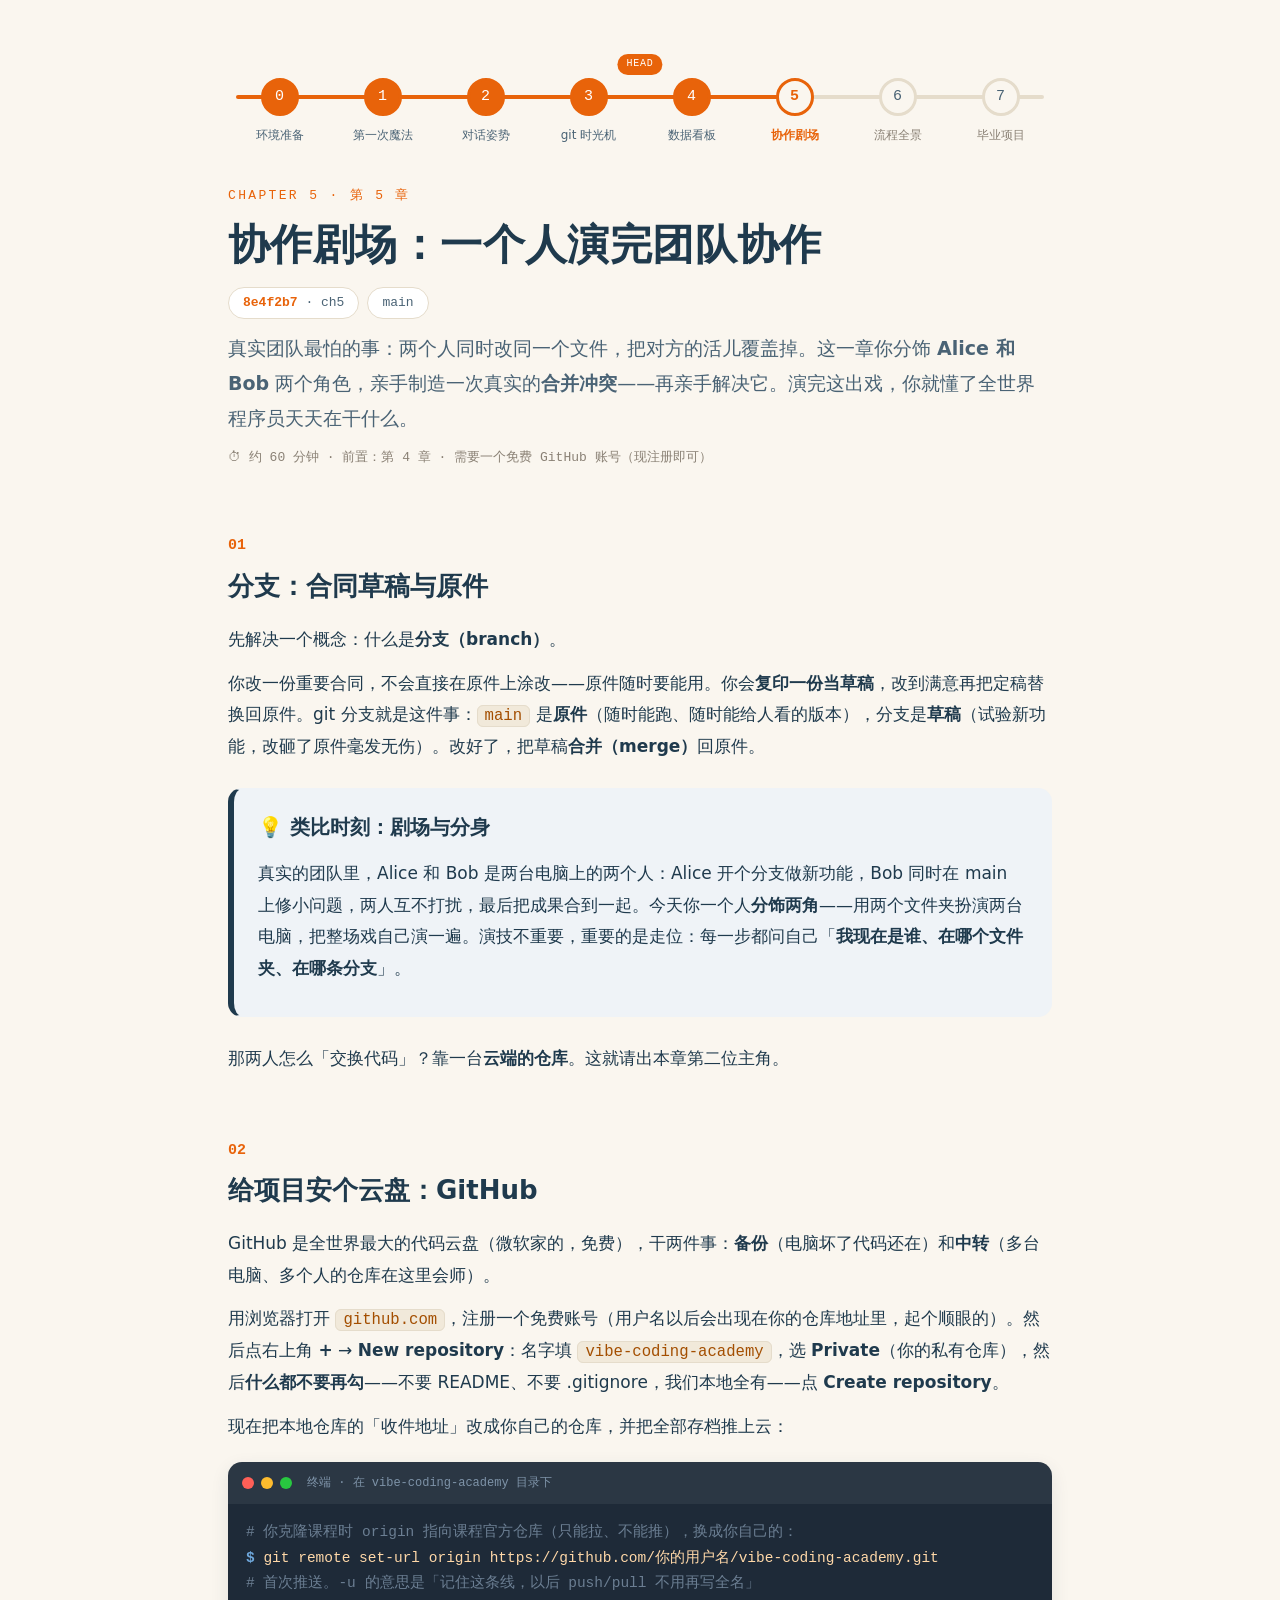
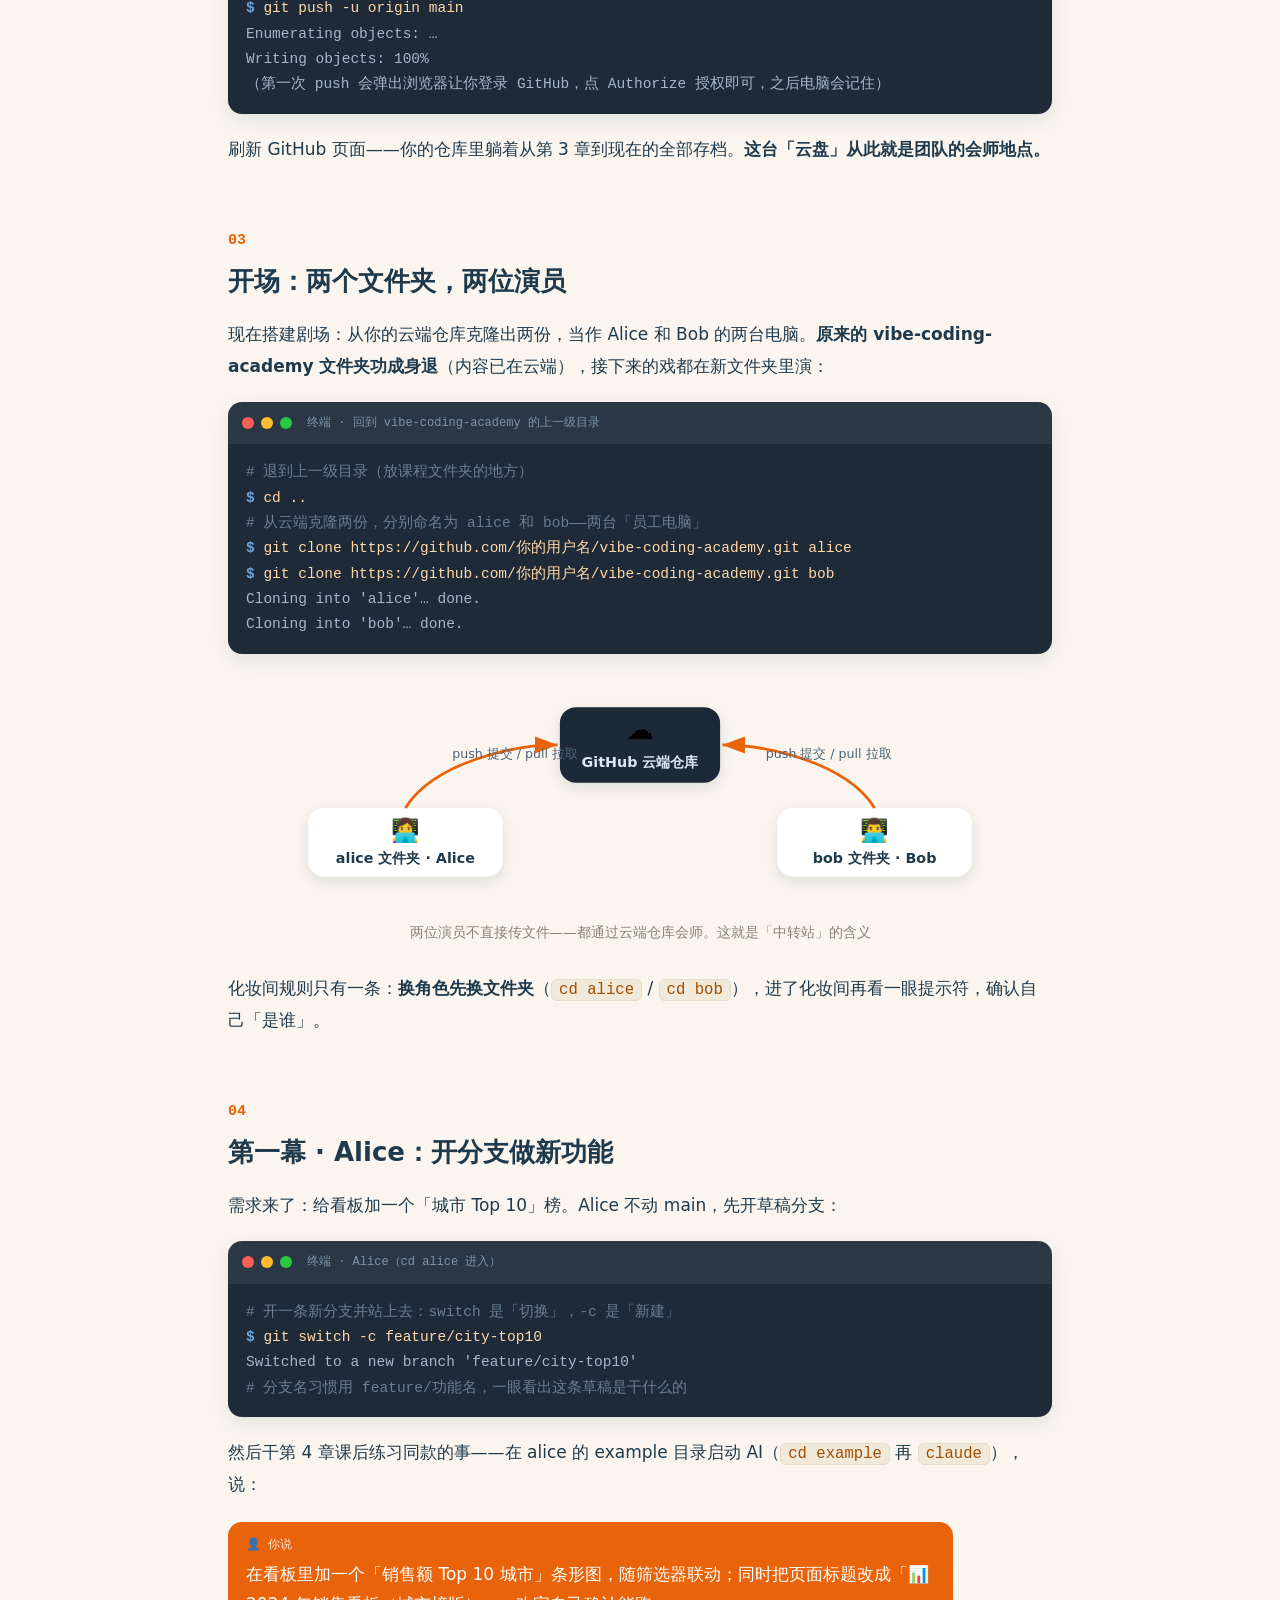
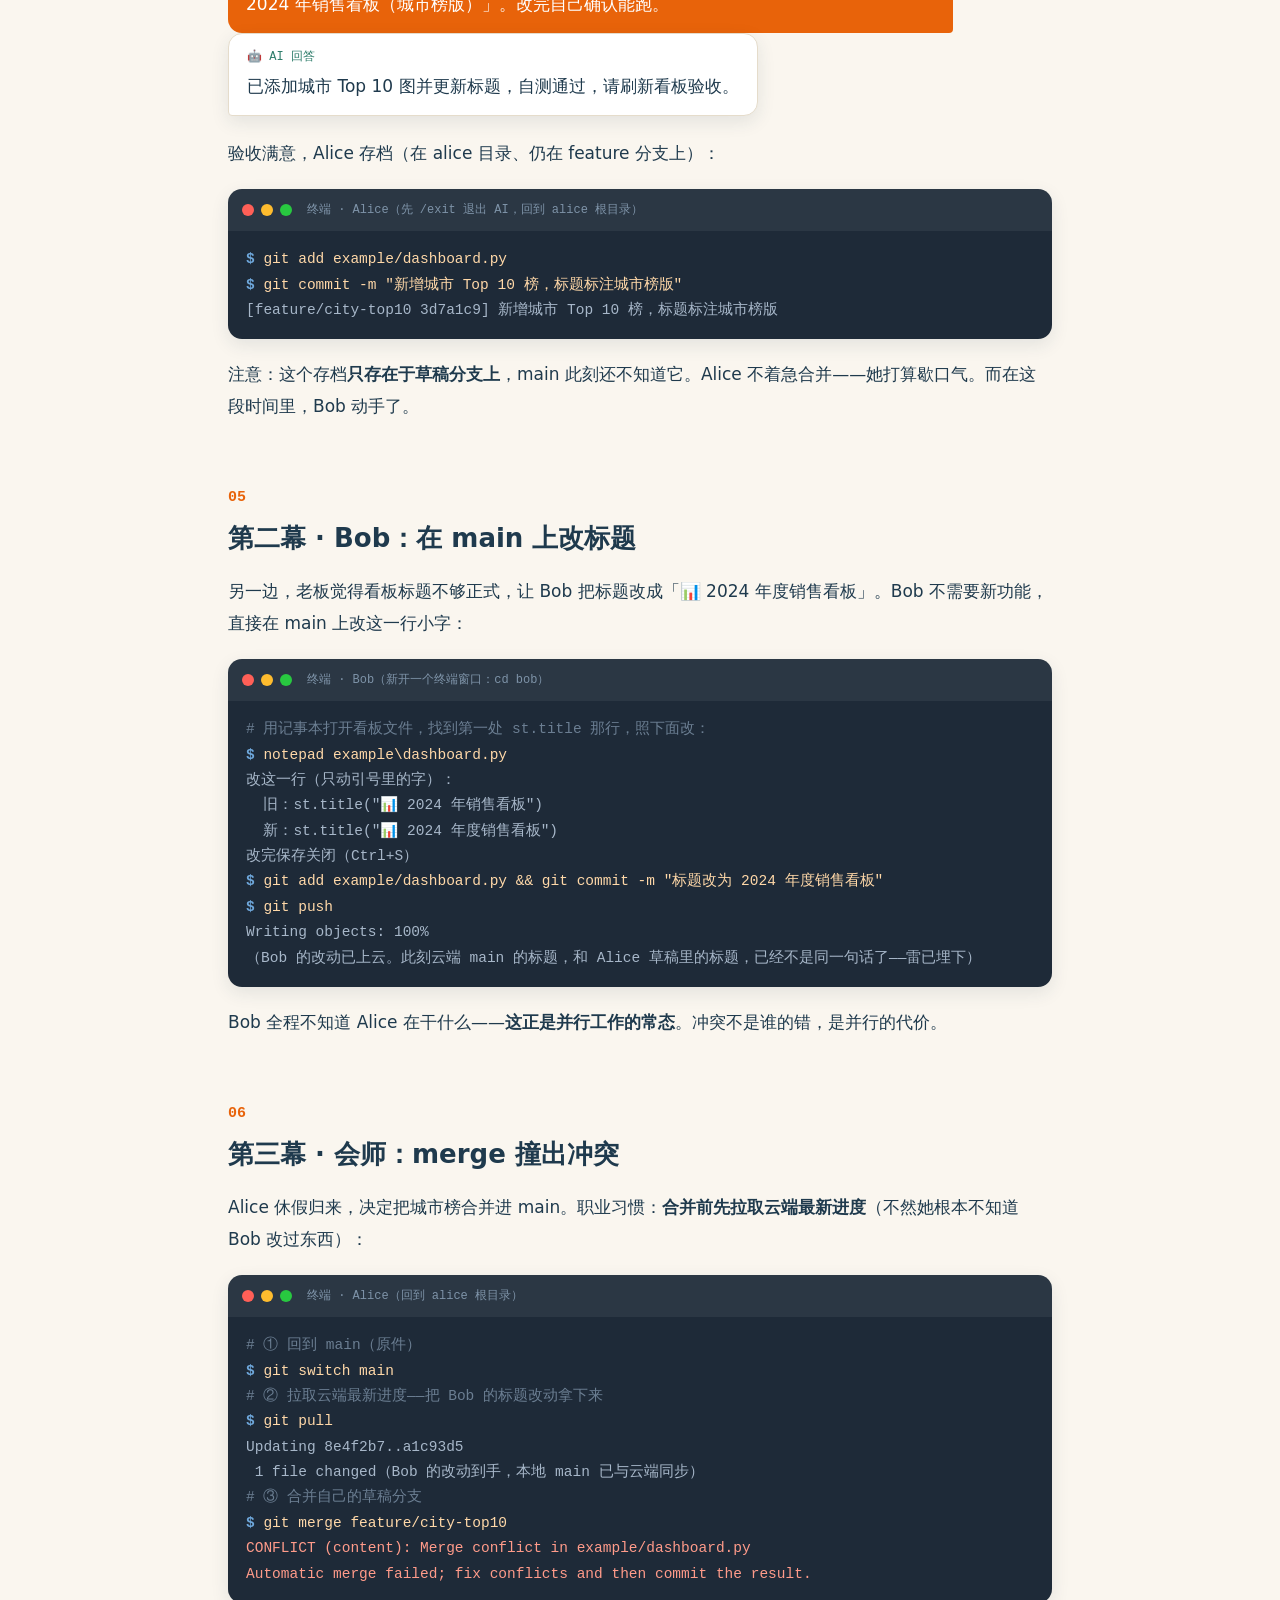
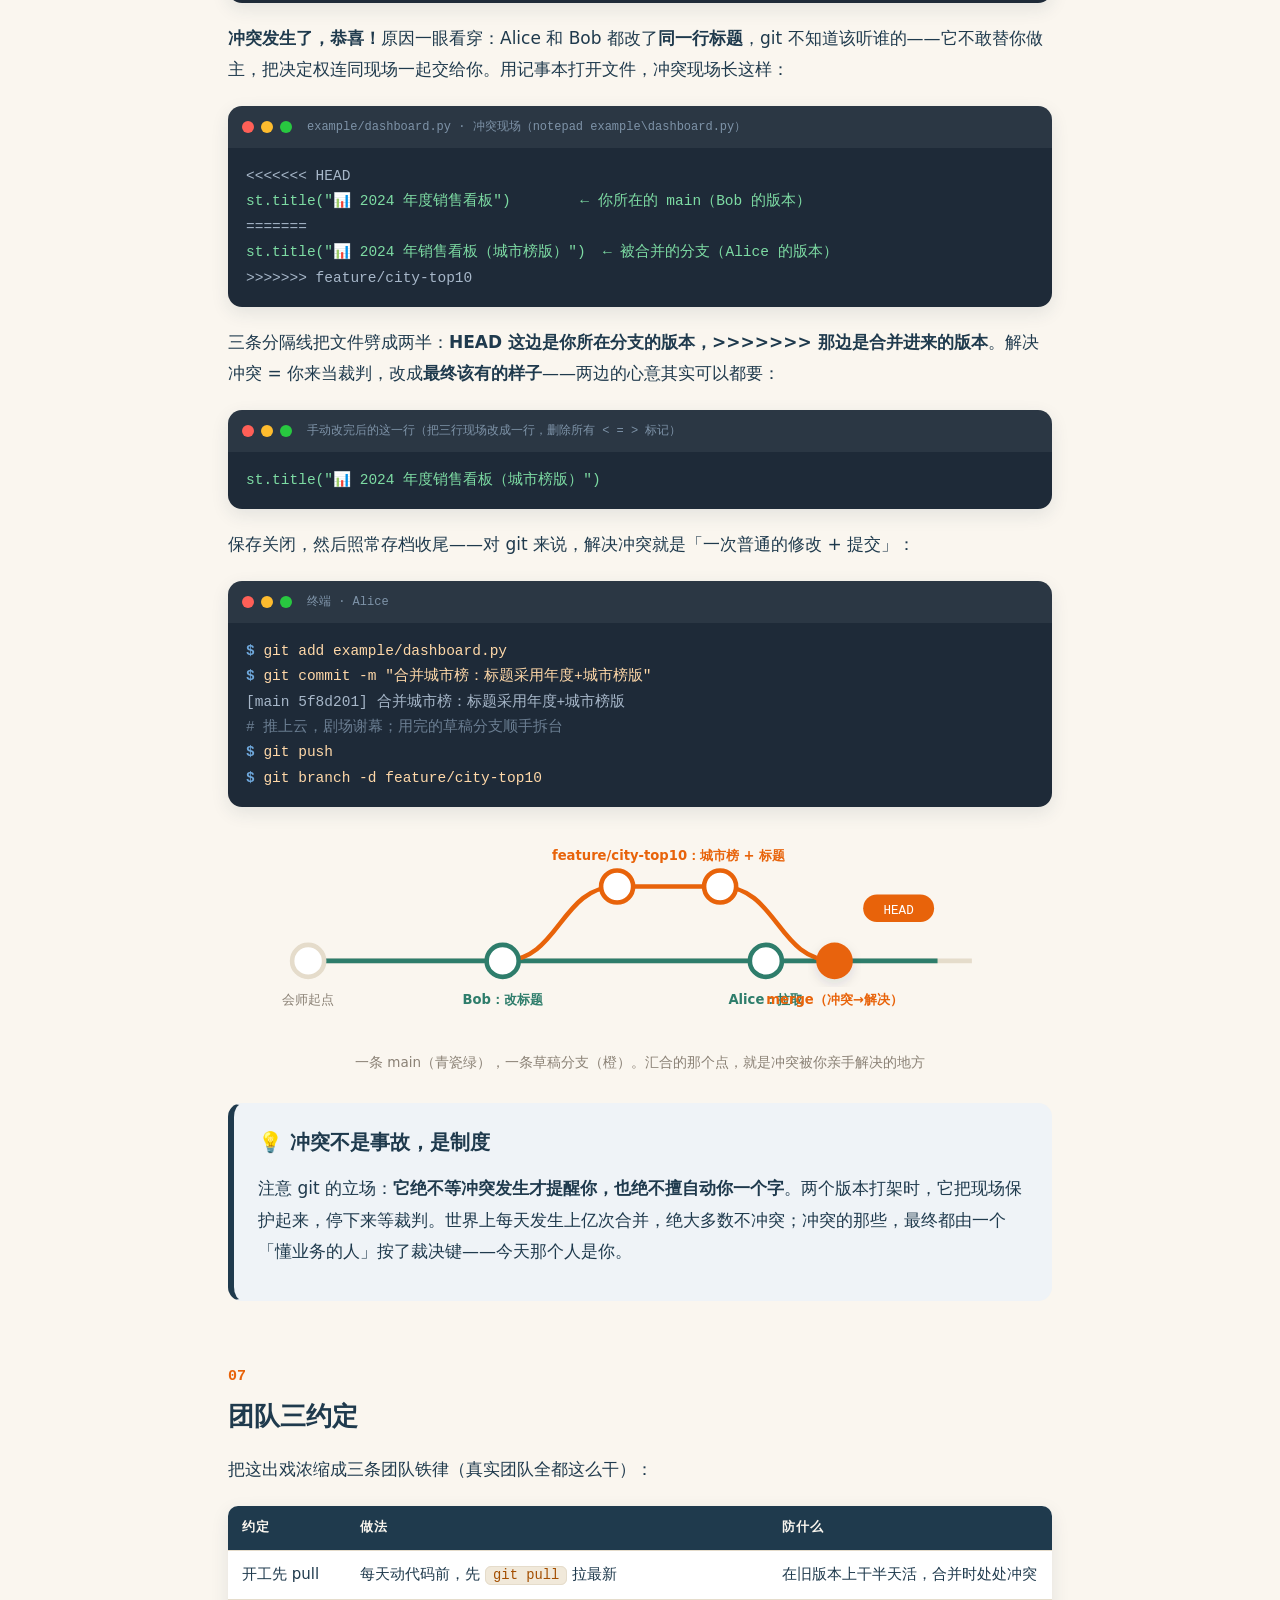
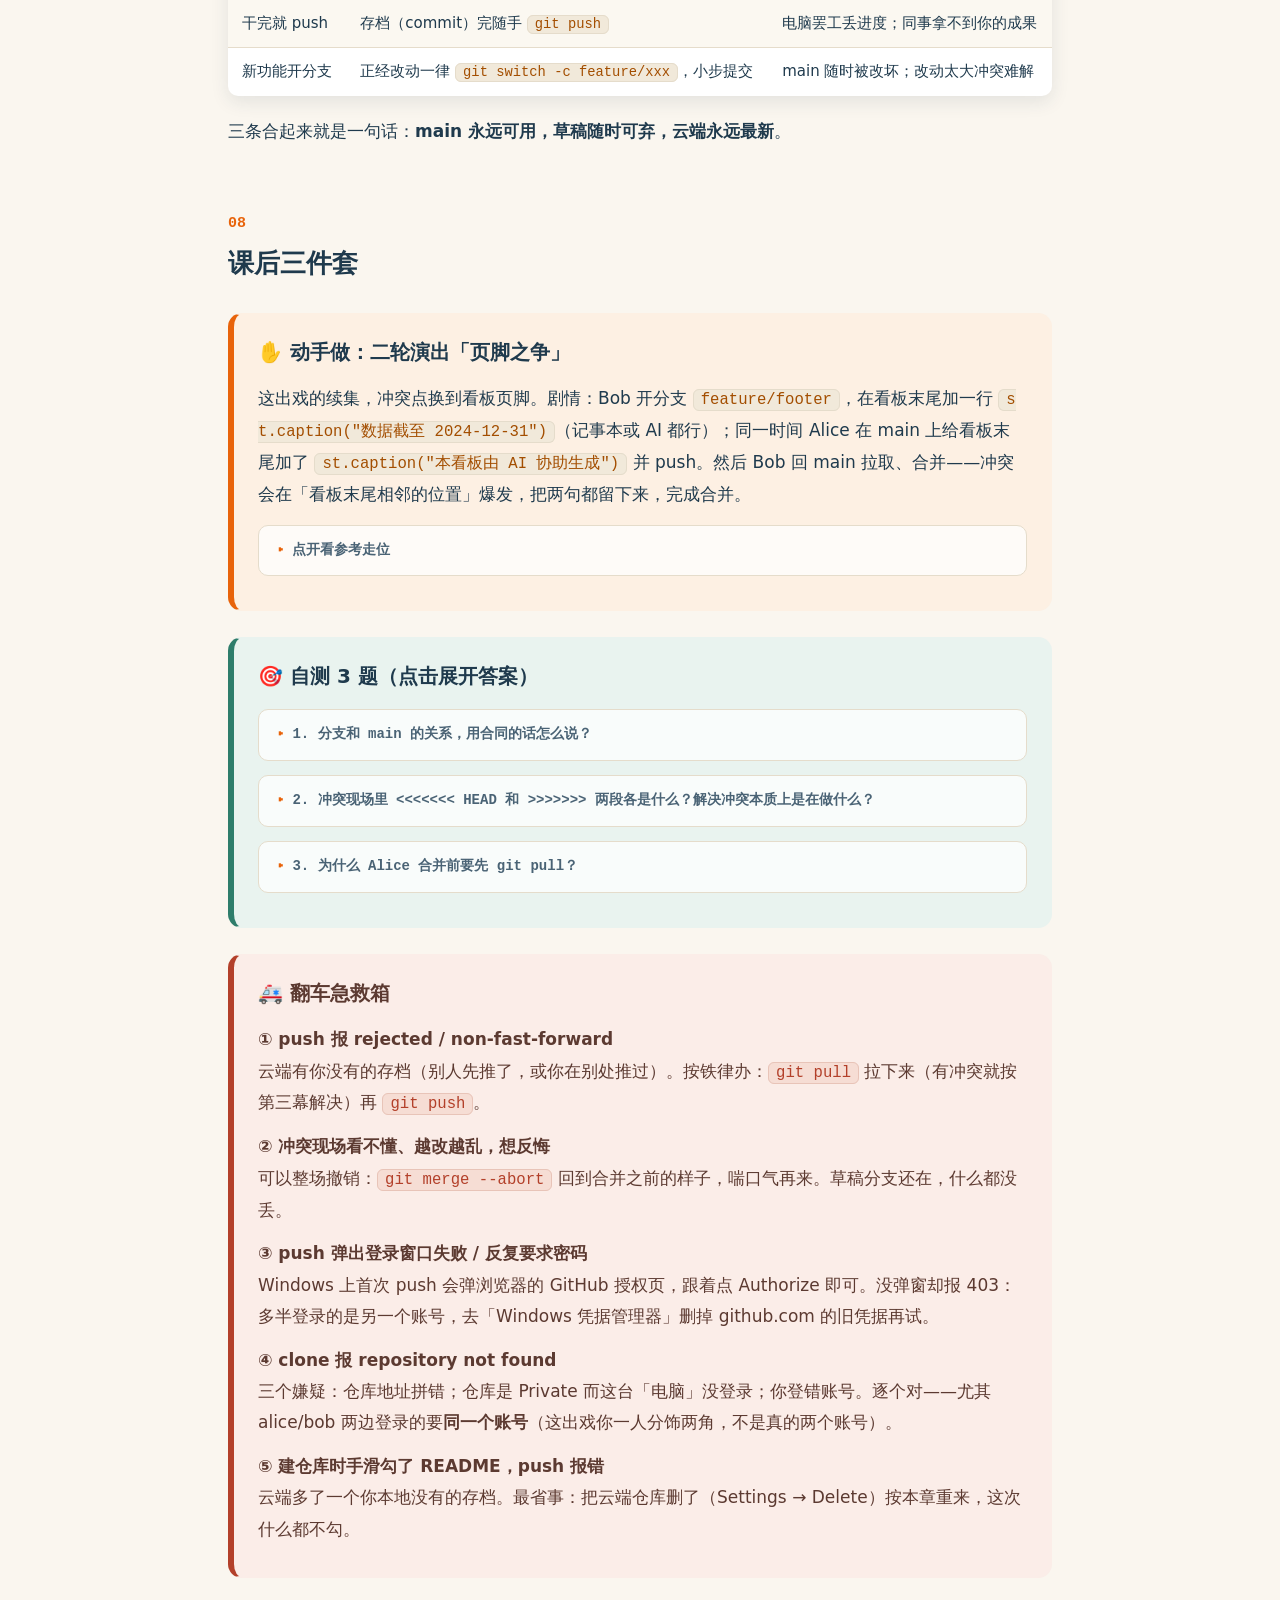
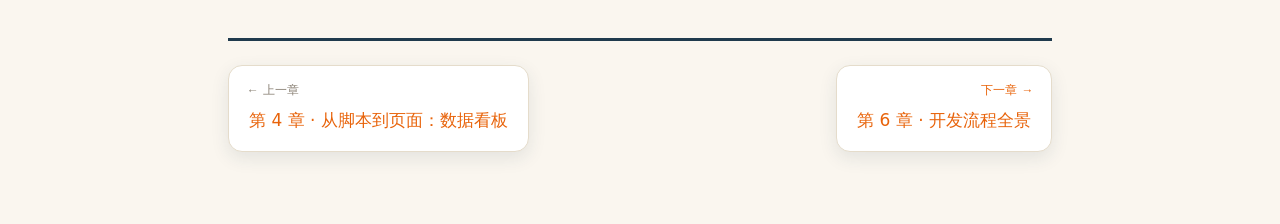
<file: tutorials/ch5.html>
<!DOCTYPE html>
<html lang="zh-CN">
<head>
<meta charset="UTF-8">
<meta name="viewport" content="width=device-width, initial-scale=1.0">
<title>第 5 章 · 协作剧场：一个人演完团队协作</title>
<link rel="stylesheet" href="assets/style.css">
</head>
<body>
<main class="page">

  <!-- git 提交图导航 -->
  <div class="ggwrap">
  <nav aria-label="课程进度">
    <ul class="gg" style="--p:68.75%">
      <li class="done"><a href="ch0.html">0</a><span class="gg-label">环境准备</span></li>
      <li class="done"><a href="ch1.html">1</a><span class="gg-label">第一次魔法</span></li>
      <li class="done"><a href="ch2.html">2</a><span class="gg-label">对话姿势</span></li>
      <li class="done"><a href="ch3.html">3</a><span class="gg-label">git 时光机</span></li>
      <li class="done"><a href="ch4.html">4</a><span class="gg-label">数据看板</span></li>
      <li class="cur"><a href="ch5.html" aria-current="page">5</a><span class="gg-label">协作剧场</span></li>
      <li><a href="ch6.html">6</a><span class="gg-label">流程全景</span></li>
      <li><a href="ch7.html">7</a><span class="gg-label">毕业项目</span></li>
    </ul>
  </nav>
  </div>

  <header class="chap-head">
    <p class="eyebrow">Chapter 5 · 第 5 章</p>
    <h1>协作剧场：一个人演完团队协作</h1>
    <p><span class="hash-chip"><b>8e4f2b7</b> · ch5</span><span class="hash-chip">main</span></p>
    <p class="lead">真实团队最怕的事：两个人同时改同一个文件，把对方的活儿覆盖掉。这一章你分饰 <b>Alice 和 Bob</b> 两个角色，亲手制造一次真实的<b>合并冲突</b>——再亲手解决它。演完这出戏，你就懂了全世界程序员天天在干什么。</p>
    <p class="meta-line">⏱ 约 60 分钟 · 前置：第 4 章 · 需要一个免费 GitHub 账号（现注册即可）</p>
  </header>

  <!-- ============ 01 ============ -->
  <section>
    <h2><span class="sec-no">01</span>分支：合同草稿与原件</h2>
    <p>先解决一个概念：什么是<b>分支（branch）</b>。</p>
    <p>你改一份重要合同，不会直接在原件上涂改——原件随时要能用。你会<b>复印一份当草稿</b>，改到满意再把定稿替换回原件。git 分支就是这件事：<code>main</code> 是<b>原件</b>（随时能跑、随时能给人看的版本），分支是<b>草稿</b>（试验新功能，改砸了原件毫发无伤）。改好了，把草稿<b>合并（merge）</b>回原件。</p>
    <div class="box box-tip">
      <h3>类比时刻：剧场与分身</h3>
      <p>真实的团队里，Alice 和 Bob 是两台电脑上的两个人：Alice 开个分支做新功能，Bob 同时在 main 上修小问题，两人互不打扰，最后把成果合到一起。今天你一个人<b>分饰两角</b>——用两个文件夹扮演两台电脑，把整场戏自己演一遍。演技不重要，重要的是走位：每一步都问自己「<b>我现在是谁、在哪个文件夹、在哪条分支</b>」。</p>
    </div>
    <p>那两人怎么「交换代码」？靠一台<b>云端的仓库</b>。这就请出本章第二位主角。</p>
  </section>

  <!-- ============ 02 ============ -->
  <section>
    <h2><span class="sec-no">02</span>给项目安个云盘：GitHub</h2>
    <p>GitHub 是全世界最大的代码云盘（微软家的，免费），干两件事：<b>备份</b>（电脑坏了代码还在）和<b>中转</b>（多台电脑、多个人的仓库在这里会师）。</p>
    <p>用浏览器打开 <code>github.com</code>，注册一个免费账号（用户名以后会出现在你的仓库地址里，起个顺眼的）。然后点右上角 <b>+</b> → <b>New repository</b>：名字填 <code>vibe-coding-academy</code>，选 <b>Private</b>（你的私有仓库），然后<b>什么都不要再勾</b>——不要 README、不要 .gitignore，我们本地全有——点 <b>Create repository</b>。</p>
    <p>现在把本地仓库的「收件地址」改成你自己的仓库，并把全部存档推上云：</p>
    <div class="term">
      <div class="term-bar"><span class="dot r"></span><span class="dot y"></span><span class="dot g"></span><span class="term-title">终端 · 在 vibe-coding-academy 目录下</span></div>
      <pre><span class="cmt"># 你克隆课程时 origin 指向课程官方仓库（只能拉、不能推），换成你自己的：</span>
<span class="cmd">git remote set-url origin https://github.com/你的用户名/vibe-coding-academy.git</span>
<span class="cmt"># 首次推送。-u 的意思是「记住这条线，以后 push/pull 不用再写全名」</span>
<span class="cmd">git push -u origin main</span>
<span class="out">Enumerating objects: …
Writing objects: 100%
（第一次 push 会弹出浏览器让你登录 GitHub，点 Authorize 授权即可，之后电脑会记住）</span></pre>
    </div>
    <p>刷新 GitHub 页面——你的仓库里躺着从第 3 章到现在的全部存档。<b>这台「云盘」从此就是团队的会师地点。</b></p>
  </section>

  <!-- ============ 03 ============ -->
  <section>
    <h2><span class="sec-no">03</span>开场：两个文件夹，两位演员</h2>
    <p>现在搭建剧场：从你的云端仓库克隆出两份，当作 Alice 和 Bob 的两台电脑。<b>原来的 vibe-coding-academy 文件夹功成身退</b>（内容已在云端），接下来的戏都在新文件夹里演：</p>
    <div class="term">
      <div class="term-bar"><span class="dot r"></span><span class="dot y"></span><span class="dot g"></span><span class="term-title">终端 · 回到 vibe-coding-academy 的上一级目录</span></div>
      <pre><span class="cmt"># 退到上一级目录（放课程文件夹的地方）</span>
<span class="cmd">cd ..</span>
<span class="cmt"># 从云端克隆两份，分别命名为 alice 和 bob——两台「员工电脑」</span>
<span class="cmd">git clone https://github.com/你的用户名/vibe-coding-academy.git alice</span>
<span class="cmd">git clone https://github.com/你的用户名/vibe-coding-academy.git bob</span>
<span class="out">Cloning into 'alice'… done.
Cloning into 'bob'… done.</span></pre>
    </div>
    <figure class="fig">
      <svg viewBox="0 0 720 190" role="img" aria-label="剧场示意图：云端仓库居中，Alice 和 Bob 两台电脑分别与它推送和拉取">
        <defs>
          <filter id="s5a" x="-20%" y="-20%" width="140%" height="140%">
            <feDropShadow dx="0" dy="4" stdDeviation="5" flood-color="#1F3A4D" flood-opacity="0.12"/>
          </filter>
          <marker id="a5" markerWidth="10" markerHeight="10" refX="8" refY="3" orient="auto"><path d="M0,0 L8,3 L0,6 Z" fill="#E8630A"/></marker>
        </defs>
        <rect x="290" y="22" width="140" height="66" rx="14" fill="#1E2A38" filter="url(#s5a)"/>
        <text x="360" y="50" text-anchor="middle" font-size="24">☁️</text>
        <text x="360" y="74" text-anchor="middle" font-size="12.5" fill="#DCE6F2" font-weight="700">GitHub 云端仓库</text>
        <rect x="70" y="110" width="170" height="60" rx="14" fill="#FFFFFF" filter="url(#s5a)"/>
        <text x="155" y="136" text-anchor="middle" font-size="20">👩‍💻</text>
        <text x="155" y="158" text-anchor="middle" font-size="12.5" fill="#1F3A4D" font-weight="700">alice 文件夹 · Alice</text>
        <rect x="480" y="110" width="170" height="60" rx="14" fill="#FFFFFF" filter="url(#s5a)"/>
        <text x="565" y="136" text-anchor="middle" font-size="20">👨‍💻</text>
        <text x="565" y="158" text-anchor="middle" font-size="12.5" fill="#1F3A4D" font-weight="700">bob 文件夹 · Bob</text>
        <path d="M 155 110 C 180 70 250 55 288 55" stroke="#E8630A" stroke-width="2.5" fill="none" marker-end="url(#a5)"/>
        <text x="196" y="66" font-size="11" fill="#4A6375">push 提交 / pull 拉取</text>
        <path d="M 565 110 C 540 70 470 55 432 55" stroke="#E8630A" stroke-width="2.5" fill="none" marker-end="url(#a5)"/>
        <text x="470" y="66" font-size="11" fill="#4A6375">push 提交 / pull 拉取</text>
      </svg>
      <figcaption>两位演员不直接传文件——都通过云端仓库会师。这就是「中转站」的含义</figcaption>
    </figure>
    <p>化妆间规则只有一条：<b>换角色先换文件夹</b>（<code>cd alice</code> / <code>cd bob</code>），进了化妆间再看一眼提示符，确认自己「是谁」。</p>
  </section>

  <!-- ============ 04 ============ -->
  <section>
    <h2><span class="sec-no">04</span>第一幕 · Alice：开分支做新功能</h2>
    <p>需求来了：给看板加一个「城市 Top 10」榜。Alice 不动 main，先开草稿分支：</p>
    <div class="term">
      <div class="term-bar"><span class="dot r"></span><span class="dot y"></span><span class="dot g"></span><span class="term-title">终端 · Alice（cd alice 进入）</span></div>
      <pre><span class="cmt"># 开一条新分支并站上去：switch 是「切换」，-c 是「新建」</span>
<span class="cmd">git switch -c feature/city-top10</span>
<span class="out">Switched to a new branch 'feature/city-top10'</span>
<span class="cmt"># 分支名习惯用 feature/功能名，一眼看出这条草稿是干什么的</span></pre>
    </div>
    <p>然后干第 4 章课后练习同款的事——在 alice 的 example 目录启动 AI（<code>cd example</code> 再 <code>claude</code>），说：</p>
    <div class="chat">
      <p class="chat-user">在看板里加一个「销售额 Top 10 城市」条形图，随筛选器联动；同时把页面标题改成「📊 2024 年销售看板（城市榜版）」。改完自己确认能跑。</p>
      <p class="chat-ai">已添加城市 Top 10 图并更新标题，自测通过，请刷新看板验收。</p>
    </div>
    <p>验收满意，Alice 存档（在 alice 目录、仍在 feature 分支上）：</p>
    <div class="term">
      <div class="term-bar"><span class="dot r"></span><span class="dot y"></span><span class="dot g"></span><span class="term-title">终端 · Alice（先 /exit 退出 AI，回到 alice 根目录）</span></div>
      <pre><span class="cmd">git add example/dashboard.py</span>
<span class="cmd">git commit -m "新增城市 Top 10 榜，标题标注城市榜版"</span>
<span class="out">[feature/city-top10 3d7a1c9] 新增城市 Top 10 榜，标题标注城市榜版</span></pre>
    </div>
    <p>注意：这个存档<b>只存在于草稿分支上</b>，main 此刻还不知道它。Alice 不着急合并——她打算歇口气。而在这段时间里，Bob 动手了。</p>
  </section>

  <!-- ============ 05 ============ -->
  <section>
    <h2><span class="sec-no">05</span>第二幕 · Bob：在 main 上改标题</h2>
    <p>另一边，老板觉得看板标题不够正式，让 Bob 把标题改成「📊 2024 年度销售看板」。Bob 不需要新功能，直接在 main 上改这一行小字：</p>
    <div class="term">
      <div class="term-bar"><span class="dot r"></span><span class="dot y"></span><span class="dot g"></span><span class="term-title">终端 · Bob（新开一个终端窗口：cd bob）</span></div>
      <pre><span class="cmt"># 用记事本打开看板文件，找到第一处 st.title 那行，照下面改：</span>
<span class="cmd">notepad example\dashboard.py</span>
<span class="out">改这一行（只动引号里的字）：
  旧：st.title("📊 2024 年销售看板")
  新：st.title("📊 2024 年度销售看板")
改完保存关闭（Ctrl+S）</span>
<span class="cmd">git add example/dashboard.py && git commit -m "标题改为 2024 年度销售看板"</span>
<span class="cmd">git push</span>
<span class="out">Writing objects: 100%
（Bob 的改动已上云。此刻云端 main 的标题，和 Alice 草稿里的标题，已经不是同一句话了——雷已埋下）</span></pre>
    </div>
    <p>Bob 全程不知道 Alice 在干什么——<b>这正是并行工作的常态</b>。冲突不是谁的错，是并行的代价。</p>
  </section>

  <!-- ============ 06 ============ -->
  <section>
    <h2><span class="sec-no">06</span>第三幕 · 会师：merge 撞出冲突</h2>
    <p>Alice 休假归来，决定把城市榜合并进 main。职业习惯：<b>合并前先拉取云端最新进度</b>（不然她根本不知道 Bob 改过东西）：</p>
    <div class="term">
      <div class="term-bar"><span class="dot r"></span><span class="dot y"></span><span class="dot g"></span><span class="term-title">终端 · Alice（回到 alice 根目录）</span></div>
      <pre><span class="cmt"># ① 回到 main（原件）</span>
<span class="cmd">git switch main</span>
<span class="cmt"># ② 拉取云端最新进度——把 Bob 的标题改动拿下来</span>
<span class="cmd">git pull</span>
<span class="out">Updating 8e4f2b7..a1c93d5
 1 file changed（Bob 的改动到手，本地 main 已与云端同步）</span>
<span class="cmt"># ③ 合并自己的草稿分支</span>
<span class="cmd">git merge feature/city-top10</span>
<span class="err">CONFLICT (content): Merge conflict in example/dashboard.py
Automatic merge failed; fix conflicts and then commit the result.</span></pre>
    </div>
    <p><b>冲突发生了，恭喜！</b>原因一眼看穿：Alice 和 Bob 都改了<b>同一行标题</b>，git 不知道该听谁的——它不敢替你做主，把决定权连同现场一起交给你。用记事本打开文件，冲突现场长这样：</p>
    <div class="term">
      <div class="term-bar"><span class="dot r"></span><span class="dot y"></span><span class="dot g"></span><span class="term-title">example/dashboard.py · 冲突现场（notepad example\dashboard.py）</span></div>
      <pre><span class="out">&lt;&lt;&lt;&lt;&lt;&lt;&lt; HEAD</span>
<span class="ok">st.title("📊 2024 年度销售看板")        ← 你所在的 main（Bob 的版本）</span>
<span class="out">=======</span>
<span class="ok">st.title("📊 2024 年销售看板（城市榜版）")  ← 被合并的分支（Alice 的版本）</span>
<span class="out">&gt;&gt;&gt;&gt;&gt;&gt;&gt; feature/city-top10</span></pre>
    </div>
    <p>三条分隔线把文件劈成两半：<b>HEAD 这边是你所在分支的版本，>>>>>>> 那边是合并进来的版本</b>。解决冲突 = 你来当裁判，改成<b>最终该有的样子</b>——两边的心意其实可以都要：</p>
    <div class="term">
      <div class="term-bar"><span class="dot r"></span><span class="dot y"></span><span class="dot g"></span><span class="term-title">手动改完后的这一行（把三行现场改成一行，删除所有 &lt; = &gt; 标记）</span></div>
      <pre><span class="ok">st.title("📊 2024 年度销售看板（城市榜版）")</span></pre>
    </div>
    <p>保存关闭，然后照常存档收尾——对 git 来说，解决冲突就是「一次普通的修改 + 提交」：</p>
    <div class="term">
      <div class="term-bar"><span class="dot r"></span><span class="dot y"></span><span class="dot g"></span><span class="term-title">终端 · Alice</span></div>
      <pre><span class="cmd">git add example/dashboard.py</span>
<span class="cmd">git commit -m "合并城市榜：标题采用年度+城市榜版"</span>
<span class="out">[main 5f8d201] 合并城市榜：标题采用年度+城市榜版</span>
<span class="cmt"># 推上云，剧场谢幕；用完的草稿分支顺手拆台</span>
<span class="cmd">git push</span>
<span class="cmd">git branch -d feature/city-top10</span></pre>
    </div>
    <figure class="fig">
      <svg viewBox="0 0 720 170" role="img" aria-label="分支合并图：main 一条线上有 Bob 的提交，feature 分支从旁分出、带 Alice 的提交，最后合并回 main">
        <defs>
          <filter id="s5b" x="-20%" y="-20%" width="140%" height="140%">
            <feDropShadow dx="0" dy="4" stdDeviation="5" flood-color="#1F3A4D" flood-opacity="0.12"/>
          </filter>
        </defs>
        <line x1="70" y1="110" x2="650" y2="110" stroke="#E5DCCB" stroke-width="4"/>
        <line x1="70" y1="110" x2="620" y2="110" stroke="#2E7D6B" stroke-width="4"/>
        <path d="M 240 110 C 290 110 290 45 340 45 L 430 45" stroke="#E8630A" stroke-width="4" fill="none"/>
        <path d="M 430 45 C 480 45 480 110 530 110" stroke="#E8630A" stroke-width="4" fill="none"/>
        <circle cx="70" cy="110" r="14" fill="#FFFFFF" stroke="#E5DCCB" stroke-width="4"/>
        <circle cx="240" cy="110" r="14" fill="#FFFFFF" stroke="#2E7D6B" stroke-width="4"/>
        <circle cx="470" cy="110" r="14" fill="#FFFFFF" stroke="#2E7D6B" stroke-width="4"/>
        <circle cx="340" cy="45" r="14" fill="#FFFFFF" stroke="#E8630A" stroke-width="4"/>
        <circle cx="430" cy="45" r="14" fill="#FFFFFF" stroke="#E8630A" stroke-width="4"/>
        <circle cx="530" cy="110" r="16" fill="#E8630A" filter="url(#s5b)"/>
        <text x="70" y="148" text-anchor="middle" font-size="11.5" fill="#8A8175">会师起点</text>
        <text x="240" y="148" text-anchor="middle" font-size="11.5" fill="#2E7D6B" font-weight="700">Bob：改标题</text>
        <text x="470" y="148" text-anchor="middle" font-size="11.5" fill="#2E7D6B" font-weight="700">Alice：拉取</text>
        <text x="385" y="22" text-anchor="middle" font-size="11.5" fill="#E8630A" font-weight="700">feature/city-top10：城市榜 + 标题</text>
        <text x="530" y="148" text-anchor="middle" font-size="11.5" fill="#E8630A" font-weight="700">merge（冲突→解决）</text>
        <rect x="555" y="52" width="62" height="24" rx="12" fill="#E8630A"/>
        <text x="586" y="69" text-anchor="middle" font-size="11" fill="#fff" font-family="Consolas,monospace">HEAD</text>
      </svg>
      <figcaption>一条 main（青瓷绿），一条草稿分支（橙）。汇合的那个点，就是冲突被你亲手解决的地方</figcaption>
    </figure>
    <div class="box box-tip">
      <h3>冲突不是事故，是制度</h3>
      <p>注意 git 的立场：<b>它绝不等冲突发生才提醒你，也绝不擅自动你一个字</b>。两个版本打架时，它把现场保护起来，停下来等裁判。世界上每天发生上亿次合并，绝大多数不冲突；冲突的那些，最终都由一个「懂业务的人」按了裁决键——今天那个人是你。</p>
    </div>
  </section>

  <!-- ============ 07 ============ -->
  <section>
    <h2><span class="sec-no">07</span>团队三约定</h2>
    <p>把这出戏浓缩成三条团队铁律（真实团队全都这么干）：</p>
    <table>
      <thead><tr><th>约定</th><th>做法</th><th>防什么</th></tr></thead>
      <tbody>
        <tr><td>开工先 pull</td><td>每天动代码前，先 <code>git pull</code> 拉最新</td><td>在旧版本上干半天活，合并时处处冲突</td></tr>
        <tr><td>干完就 push</td><td>存档（commit）完随手 <code>git push</code></td><td>电脑罢工丢进度；同事拿不到你的成果</td></tr>
        <tr><td>新功能开分支</td><td>正经改动一律 <code>git switch -c feature/xxx</code>，小步提交</td><td>main 随时被改坏；改动太大冲突难解</td></tr>
      </tbody>
    </table>
    <p>三条合起来就是一句话：<b>main 永远可用，草稿随时可弃，云端永远最新</b>。</p>
  </section>

  <!-- ============ 三件套 ============ -->
  <section>
    <h2><span class="sec-no">08</span>课后三件套</h2>

    <div class="box box-do">
      <h3>动手做：二轮演出「页脚之争」</h3>
      <p>这出戏的续集，冲突点换到看板页脚。剧情：Bob 开分支 <code>feature/footer</code>，在看板末尾加一行 <code>st.caption("数据截至 2024-12-31")</code>（记事本或 AI 都行）；同一时间 Alice 在 main 上给看板末尾加了 <code>st.caption("本看板由 AI 协助生成")</code> 并 push。然后 Bob 回 main 拉取、合并——冲突会在「看板末尾相邻的位置」爆发，把两句都留下来，完成合并。</p>
      <details>
        <summary>点开看参考走位</summary>
        <div class="term">
          <div class="term-bar"><span class="dot r"></span><span class="dot y"></span><span class="dot g"></span><span class="term-title">终端 · 摘要（谁、在哪个文件夹、敲什么）</span></div>
          <pre><span class="cmt"># Bob（bob 文件夹，先拉最新——铁律第一条）：</span>
<span class="cmd">git pull</span>
<span class="cmd">git switch -c feature/footer</span>
<span class="cmt">在 example/dashboard.py 末尾加一行 st.caption("数据截至 2024-12-31")，然后：</span>
<span class="cmd">git add example/dashboard.py && git commit -m "页脚注明数据截止日期"</span>
<span class="cmt"># Alice（alice 文件夹）：</span>
<span class="cmd">git pull</span>
<span class="cmt">在 example/dashboard.py 末尾加一行 st.caption("本看板由 AI 协助生成")，然后：</span>
<span class="cmd">git add example/dashboard.py && git commit -m "页脚署名 AI 协助" && git push</span>
<span class="cmt"># Bob 合并：</span>
<span class="cmd">git switch main && git pull</span>
<span class="cmd">git merge feature/footer</span>
<span class="err">CONFLICT (content): Merge conflict in example/dashboard.py</span>
<span class="cmt">记事本打开，两行 caption 都保留（删干净 &lt; = &gt; 标记），然后：</span>
<span class="cmd">git add example/dashboard.py && git commit -m "合并页脚：截止日期+AI署名" && git push</span></pre>
        </div>
        <p>演完用 <code>git log --oneline --graph</code> 看一眼——你的提交历史里出现了真正的「分叉再汇合」。</p>
      </details>
    </div>

    <div class="box box-quiz">
      <h3>自测 3 题（点击展开答案）</h3>
      <details><summary>1. 分支和 main 的关系，用合同的话怎么说？</summary><p>main 是原件（随时可用、对外展示的正式版），分支是复印件草稿（随便涂改、随时丢弃）。草稿定稿后 merge 回原件。新功能开分支，保证 main 永远处于「能跑」的状态。</p></details>
      <details><summary>2. 冲突现场里 &lt;&lt;&lt;&lt;&lt;&lt;&lt; HEAD 和 &gt;&gt;&gt;&gt;&gt;&gt;&gt; 两段各是什么？解决冲突本质上是在做什么？</summary><p>HEAD 段是你当前所在分支（main）的版本，&gt;&gt;&gt;&gt;&gt;&gt;&gt; 段是被合并进来的分支版本。解决冲突 = 把这段现场改写成「最终该有的样子」（常是两边意图的合并），删掉所有标记行，然后 add + commit。git 只负责保护现场，裁决永远是人。</p></details>
      <details><summary>3. 为什么 Alice 合并前要先 git pull？</summary><p>并行协作时你不知道别人推了什么。先 pull 把云端最新拿到本地，冲突在本地暴露、本地解决；不 pull 就合并，你的 main 还停在旧进度，push 时照样会被云端拒绝——问题不会消失，只会换个地方炸。开工先 pull，是团队第一条铁律。</p></details>
    </div>

    <div class="box box-aid">
      <h3>翻车急救箱</h3>
      <p><b>① push 报 rejected / non-fast-forward</b><br>云端有你没有的存档（别人先推了，或你在别处推过）。按铁律办：<code>git pull</code> 拉下来（有冲突就按第三幕解决）再 <code>git push</code>。</p>
      <p><b>② 冲突现场看不懂、越改越乱，想反悔</b><br>可以整场撤销：<code>git merge --abort</code> 回到合并之前的样子，喘口气再来。草稿分支还在，什么都没丢。</p>
      <p><b>③ push 弹出登录窗口失败 / 反复要求密码</b><br>Windows 上首次 push 会弹浏览器的 GitHub 授权页，跟着点 Authorize 即可。没弹窗却报 403：多半登录的是另一个账号，去「Windows 凭据管理器」删掉 github.com 的旧凭据再试。</p>
      <p><b>④ clone 报 repository not found</b><br>三个嫌疑：仓库地址拼错；仓库是 Private 而这台「电脑」没登录；你登错账号。逐个对——尤其 alice/bob 两边登录的要<b>同一个账号</b>（这出戏你一人分饰两角，不是真的两个账号）。</p>
      <p><b>⑤ 建仓库时手滑勾了 README，push 报错</b><br>云端多了一个你本地没有的存档。最省事：把云端仓库删了（Settings → Delete）按本章重来，这次什么都不勾。</p>
    </div>
  </section>

  <!-- 章尾导航 -->
  <nav class="pager" aria-label="上一章下一章">
    <a href="ch4.html"><span class="dir">← 上一章</span>第 4 章 · 从脚本到页面：数据看板</a>
    <a class="next" href="ch6.html"><span class="dir dir-next">下一章 →</span>第 6 章 · 开发流程全景</a>
  </nav>

</main>
</body>
</html>
</file>
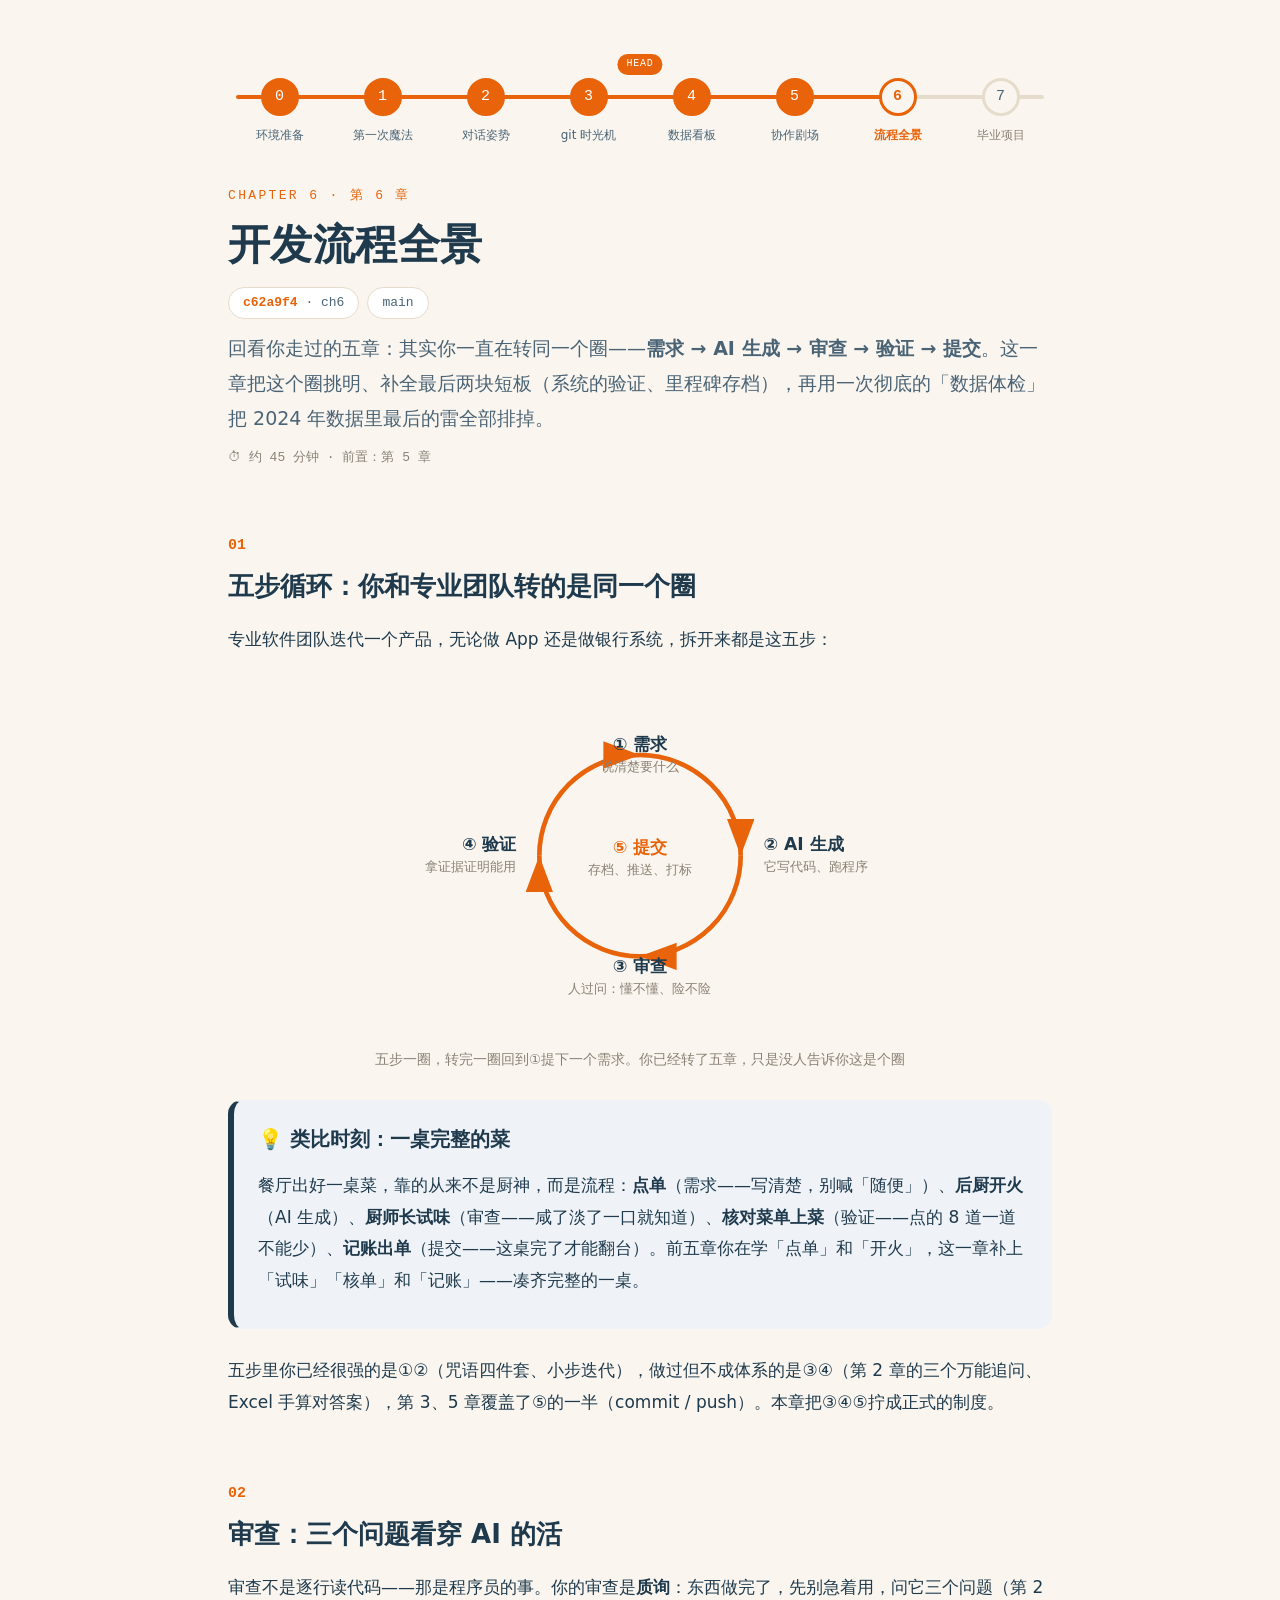
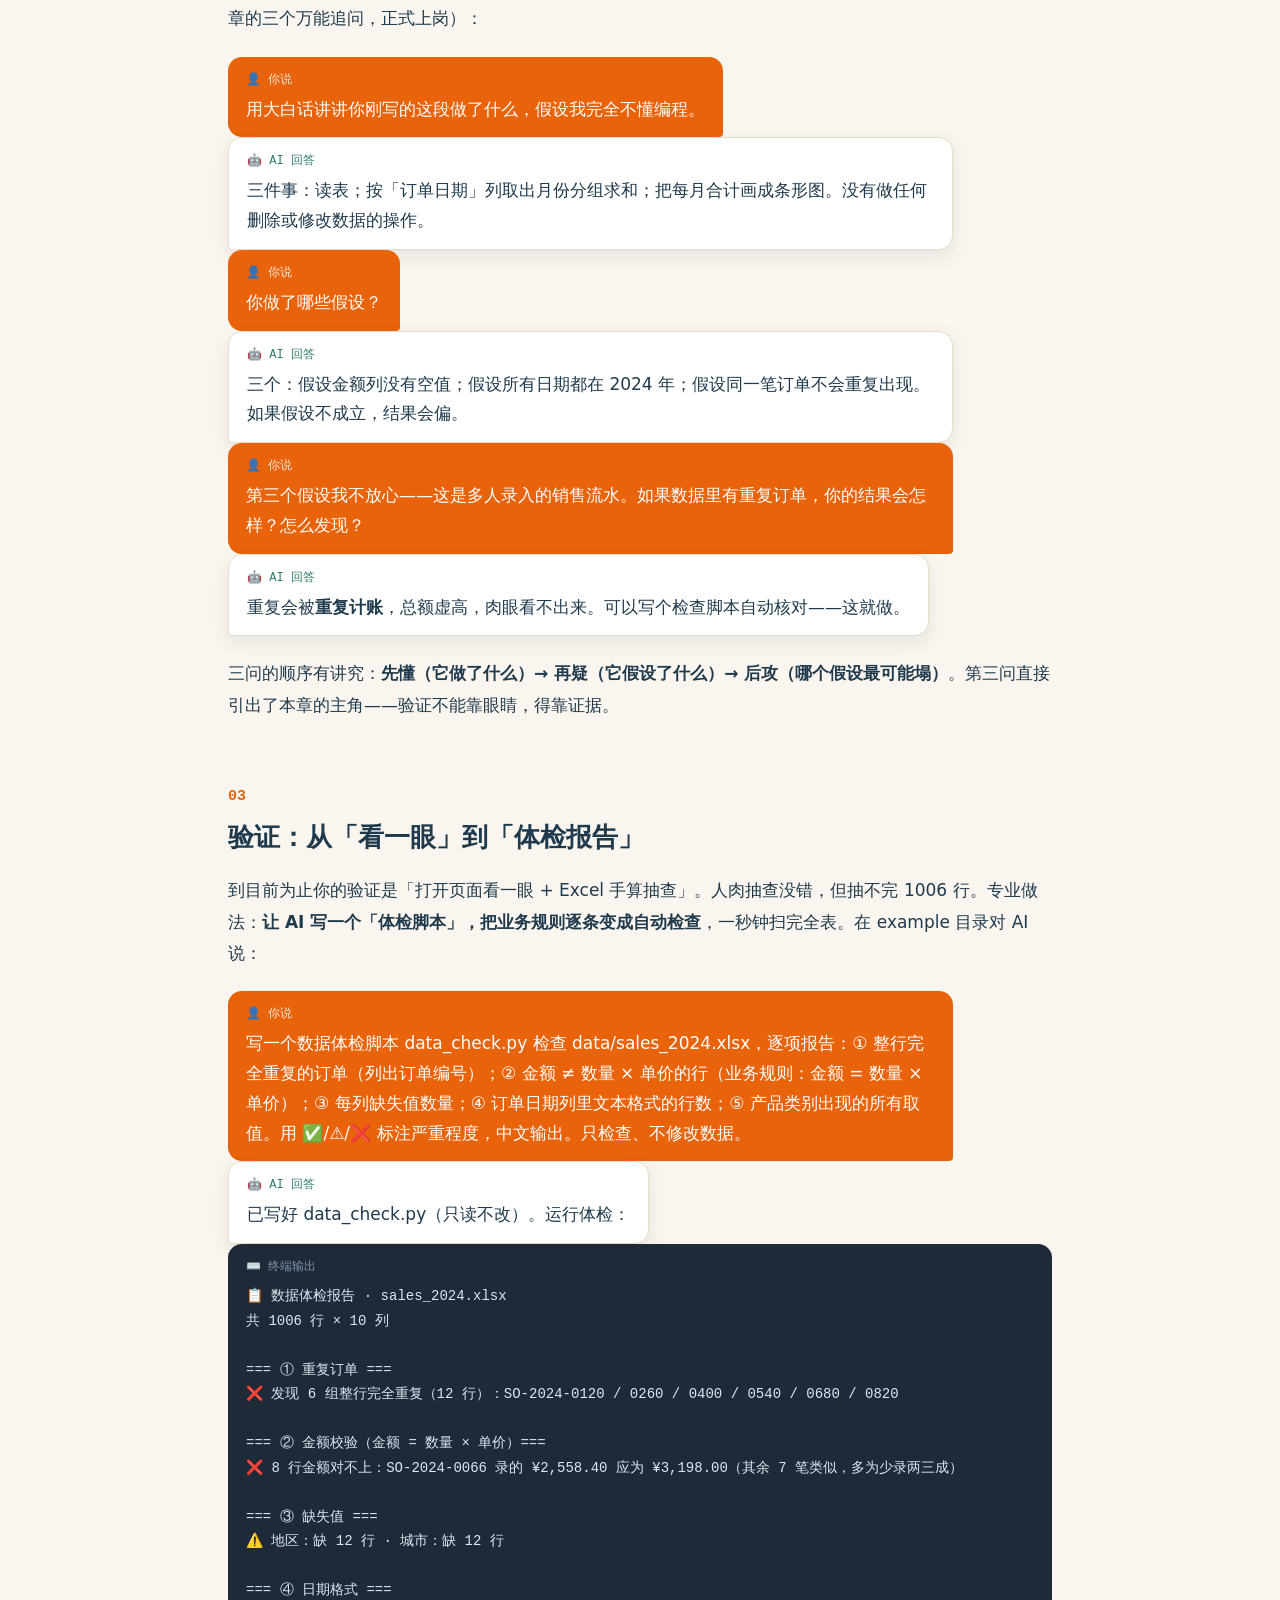
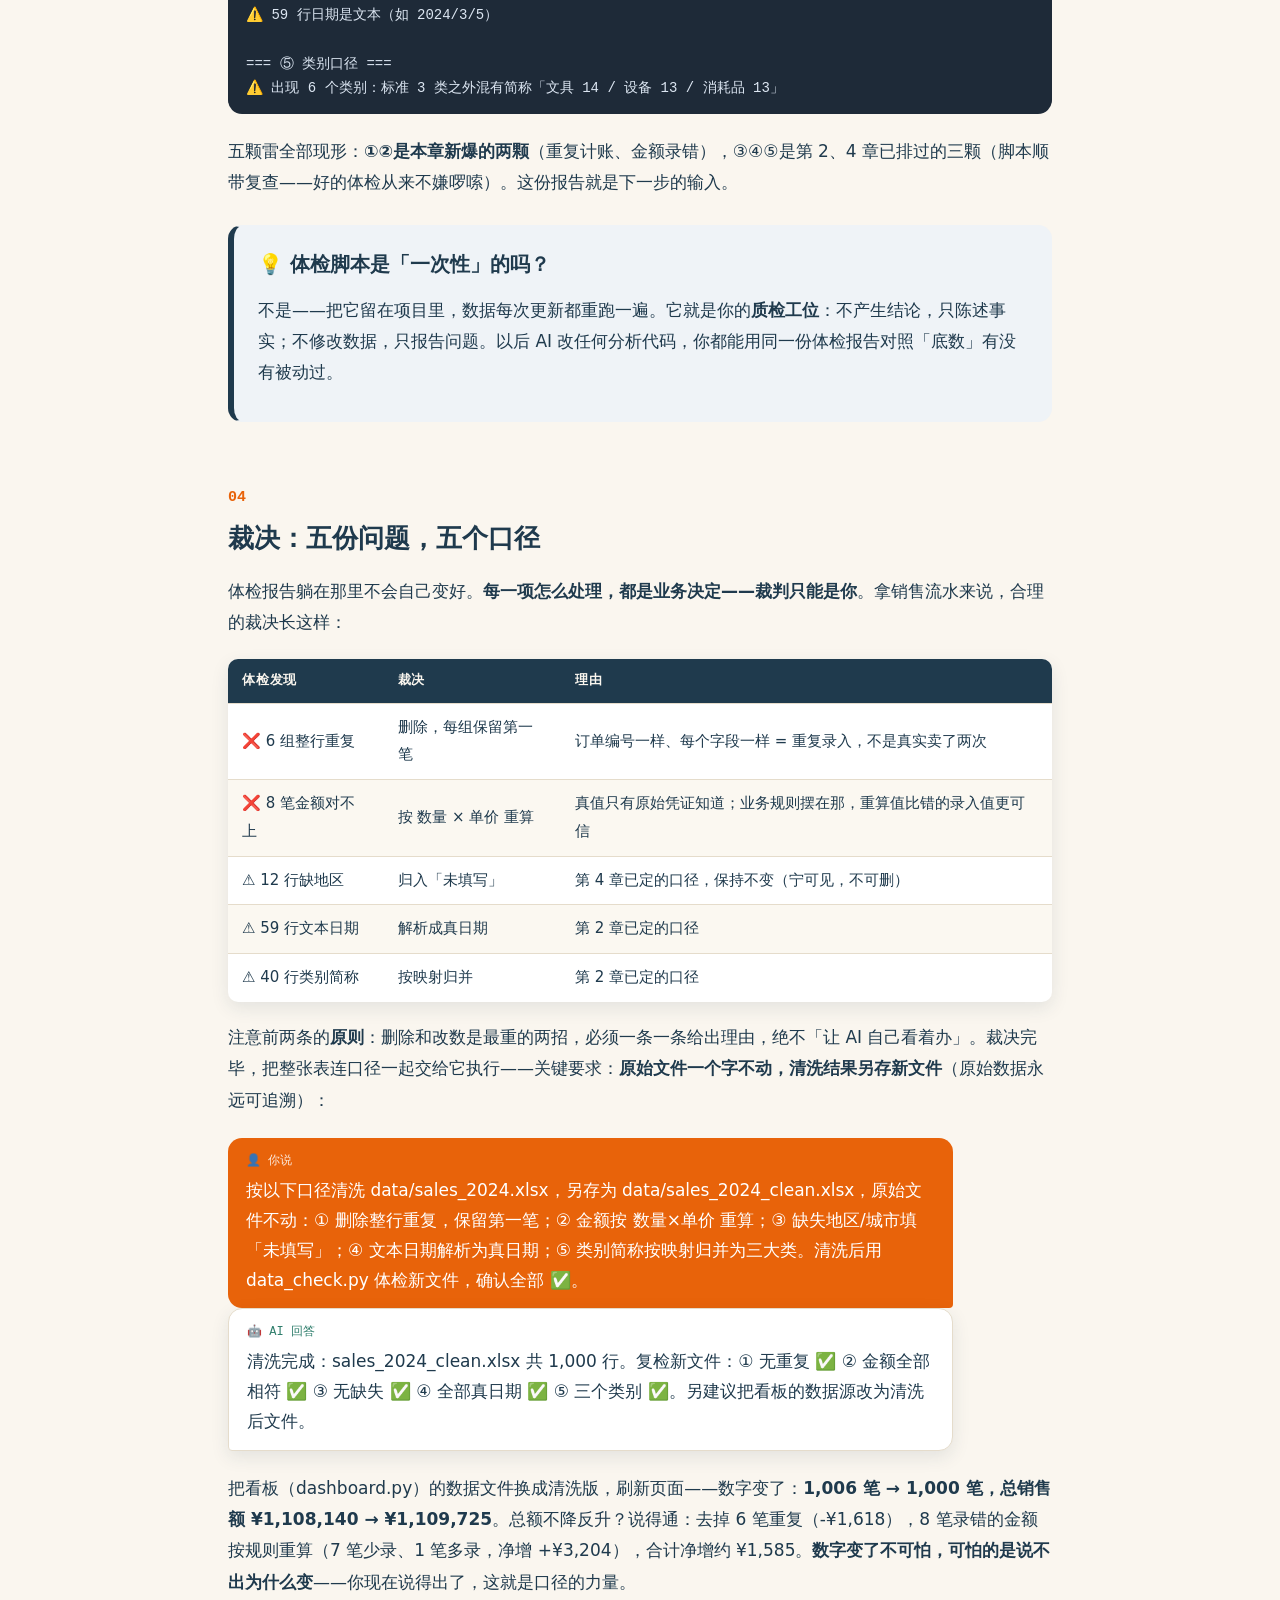
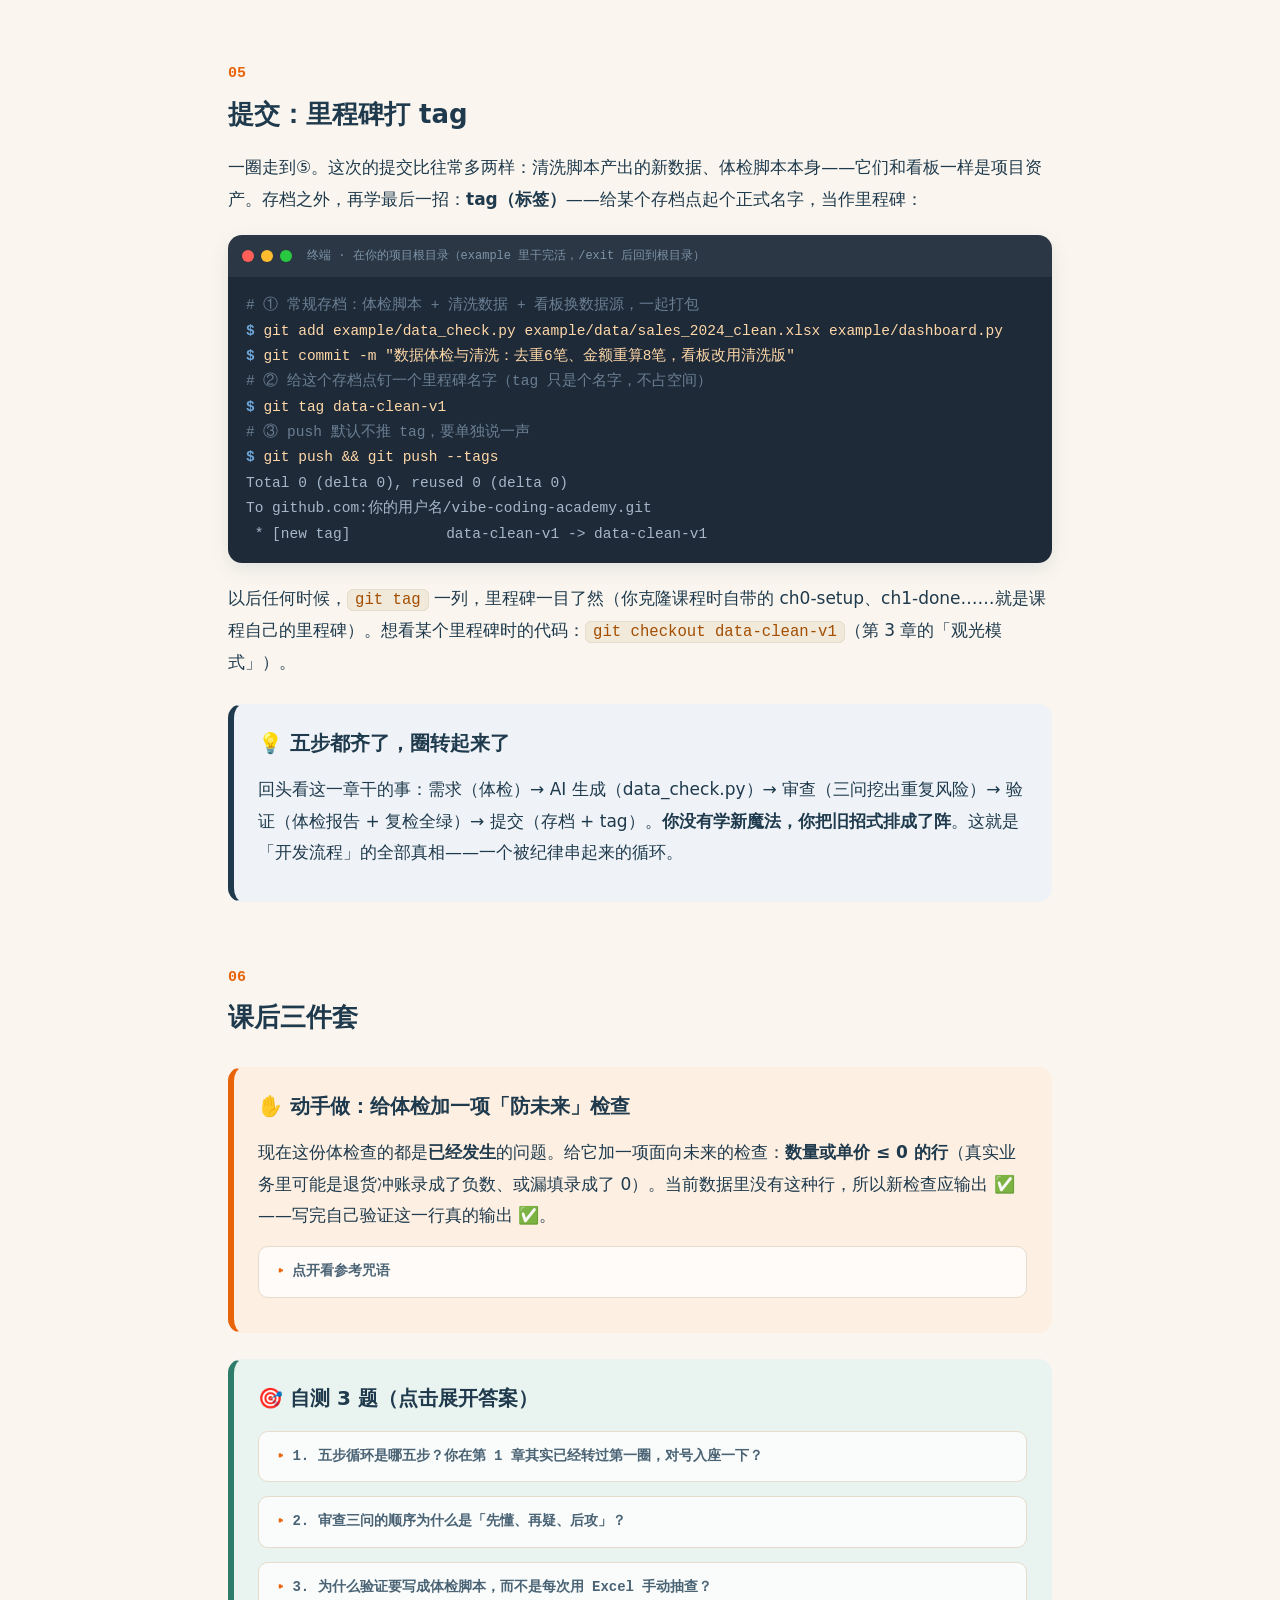
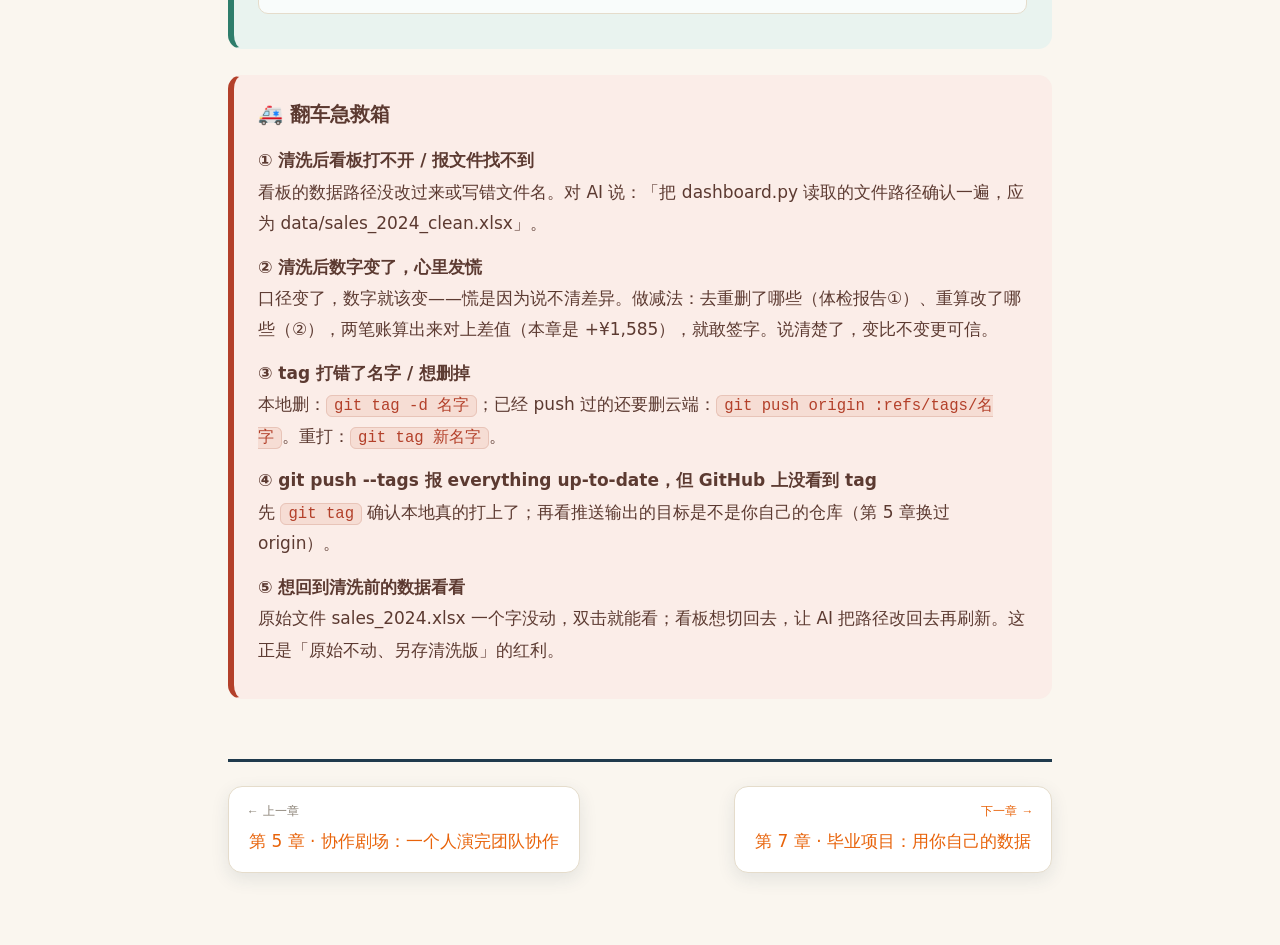
<file: tutorials/ch6.html>
<!DOCTYPE html>
<html lang="zh-CN">
<head>
<meta charset="UTF-8">
<meta name="viewport" content="width=device-width, initial-scale=1.0">
<title>第 6 章 · 开发流程全景</title>
<link rel="stylesheet" href="assets/style.css">
</head>
<body>
<main class="page">

  <!-- git 提交图导航 -->
  <div class="ggwrap">
  <nav aria-label="课程进度">
    <ul class="gg" style="--p:81.25%">
      <li class="done"><a href="ch0.html">0</a><span class="gg-label">环境准备</span></li>
      <li class="done"><a href="ch1.html">1</a><span class="gg-label">第一次魔法</span></li>
      <li class="done"><a href="ch2.html">2</a><span class="gg-label">对话姿势</span></li>
      <li class="done"><a href="ch3.html">3</a><span class="gg-label">git 时光机</span></li>
      <li class="done"><a href="ch4.html">4</a><span class="gg-label">数据看板</span></li>
      <li class="done"><a href="ch5.html">5</a><span class="gg-label">协作剧场</span></li>
      <li class="cur"><a href="ch6.html" aria-current="page">6</a><span class="gg-label">流程全景</span></li>
      <li><a href="ch7.html">7</a><span class="gg-label">毕业项目</span></li>
    </ul>
  </nav>
  </div>

  <header class="chap-head">
    <p class="eyebrow">Chapter 6 · 第 6 章</p>
    <h1>开发流程全景</h1>
    <p><span class="hash-chip"><b>c62a9f4</b> · ch6</span><span class="hash-chip">main</span></p>
    <p class="lead">回看你走过的五章：其实你一直在转同一个圈——<b>需求 → AI 生成 → 审查 → 验证 → 提交</b>。这一章把这个圈挑明、补全最后两块短板（系统的验证、里程碑存档），再用一次彻底的「数据体检」把 2024 年数据里最后的雷全部排掉。</p>
    <p class="meta-line">⏱ 约 45 分钟 · 前置：第 5 章</p>
  </header>

  <!-- ============ 01 ============ -->
  <section>
    <h2><span class="sec-no">01</span>五步循环：你和专业团队转的是同一个圈</h2>
    <p>专业软件团队迭代一个产品，无论做 App 还是做银行系统，拆开来都是这五步：</p>
    <figure class="fig">
      <svg viewBox="0 0 720 300" role="img" aria-label="开发流程循环图：需求、AI 生成、审查、验证、提交五个环节围成一圈，箭头首尾相连">
        <defs>
          <marker id="a6" markerWidth="10" markerHeight="10" refX="8" refY="3" orient="auto"><path d="M0,0 L8,3 L0,6 Z" fill="#E8630A"/></marker>
        </defs>
        <circle cx="360" cy="150" r="88" fill="none" stroke="#E5DCCB" stroke-width="4"/>
        <path d="M 360 62 A 88 88 0 0 1 448 150" fill="none" stroke="#E8630A" stroke-width="4" marker-end="url(#a6)"/>
        <path d="M 448 150 A 88 88 0 0 1 360 238" fill="none" stroke="#E8630A" stroke-width="4" marker-end="url(#a6)"/>
        <path d="M 360 238 A 88 88 0 0 1 272 150" fill="none" stroke="#E8630A" stroke-width="4" marker-end="url(#a6)"/>
        <path d="M 272 150 A 88 88 0 0 1 360 62" fill="none" stroke="#E8630A" stroke-width="4" marker-end="url(#a6)"/>
        <text x="360" y="58" text-anchor="middle" font-size="15" fill="#1F3A4D" font-weight="700">① 需求</text>
        <text x="360" y="76" text-anchor="middle" font-size="11" fill="#8A8175">说清楚要什么</text>
        <text x="468" y="145" text-anchor="start" font-size="15" fill="#1F3A4D" font-weight="700">② AI 生成</text>
        <text x="468" y="163" text-anchor="start" font-size="11" fill="#8A8175">它写代码、跑程序</text>
        <text x="360" y="252" text-anchor="middle" font-size="15" fill="#1F3A4D" font-weight="700">③ 审查</text>
        <text x="360" y="270" text-anchor="middle" font-size="11" fill="#8A8175">人过问：懂不懂、险不险</text>
        <text x="252" y="145" text-anchor="end" font-size="15" fill="#1F3A4D" font-weight="700">④ 验证</text>
        <text x="252" y="163" text-anchor="end" font-size="11" fill="#8A8175">拿证据证明能用</text>
        <text x="360" y="148" text-anchor="middle" font-size="15" fill="#E8630A" font-weight="700">⑤ 提交</text>
        <text x="360" y="166" text-anchor="middle" font-size="11" fill="#8A8175">存档、推送、打标</text>
      </svg>
      <figcaption>五步一圈，转完一圈回到①提下一个需求。你已经转了五章，只是没人告诉你这是个圈</figcaption>
    </figure>
    <div class="box box-tip">
      <h3>类比时刻：一桌完整的菜</h3>
      <p>餐厅出好一桌菜，靠的从来不是厨神，而是流程：<b>点单</b>（需求——写清楚，别喊「随便」）、<b>后厨开火</b>（AI 生成）、<b>厨师长试味</b>（审查——咸了淡了一口就知道）、<b>核对菜单上菜</b>（验证——点的 8 道一道不能少）、<b>记账出单</b>（提交——这桌完了才能翻台）。前五章你在学「点单」和「开火」，这一章补上「试味」「核单」和「记账」——凑齐完整的一桌。</p>
    </div>
    <p>五步里你已经很强的是①②（咒语四件套、小步迭代），做过但不成体系的是③④（第 2 章的三个万能追问、Excel 手算对答案），第 3、5 章覆盖了⑤的一半（commit / push）。本章把③④⑤拧成正式的制度。</p>
  </section>

  <!-- ============ 02 ============ -->
  <section>
    <h2><span class="sec-no">02</span>审查：三个问题看穿 AI 的活</h2>
    <p>审查不是逐行读代码——那是程序员的事。你的审查是<b>质询</b>：东西做完了，先别急着用，问它三个问题（第 2 章的三个万能追问，正式上岗）：</p>
    <div class="chat">
      <p class="chat-user">用大白话讲讲你刚写的这段做了什么，假设我完全不懂编程。</p>
      <p class="chat-ai">三件事：读表；按「订单日期」列取出月份分组求和；把每月合计画成条形图。没有做任何删除或修改数据的操作。</p>
      <p class="chat-user">你做了哪些假设？</p>
      <p class="chat-ai">三个：假设金额列没有空值；假设所有日期都在 2024 年；假设同一笔订单不会重复出现。如果假设不成立，结果会偏。</p>
      <p class="chat-user">第三个假设我不放心——这是多人录入的销售流水。如果数据里有重复订单，你的结果会怎样？怎么发现？</p>
      <p class="chat-ai">重复会被<b>重复计账</b>，总额虚高，肉眼看不出来。可以写个检查脚本自动核对——这就做。</p>
    </div>
    <p>三问的顺序有讲究：<b>先懂（它做了什么）→ 再疑（它假设了什么）→ 后攻（哪个假设最可能塌）</b>。第三问直接引出了本章的主角——验证不能靠眼睛，得靠证据。</p>
  </section>

  <!-- ============ 03 ============ -->
  <section>
    <h2><span class="sec-no">03</span>验证：从「看一眼」到「体检报告」</h2>
    <p>到目前为止你的验证是「打开页面看一眼 + Excel 手算抽查」。人肉抽查没错，但抽不完 1006 行。专业做法：<b>让 AI 写一个「体检脚本」，把业务规则逐条变成自动检查</b>，一秒钟扫完全表。在 example 目录对 AI 说：</p>
    <div class="chat">
      <p class="chat-user">写一个数据体检脚本 data_check.py 检查 data/sales_2024.xlsx，逐项报告：① 整行完全重复的订单（列出订单编号）；② 金额 ≠ 数量 × 单价的行（业务规则：金额 = 数量 × 单价）；③ 每列缺失值数量；④ 订单日期列里文本格式的行数；⑤ 产品类别出现的所有取值。用 ✅/⚠️/❌ 标注严重程度，中文输出。只检查、不修改数据。</p>
      <p class="chat-ai">已写好 data_check.py（只读不改）。运行体检：</p>
      <p class="chat-term">📋 数据体检报告 · sales_2024.xlsx<br>共 1006 行 × 10 列<br><br>=== ① 重复订单 ===<br><span class="err">❌ 发现 6 组整行完全重复（12 行）：SO-2024-0120 / 0260 / 0400 / 0540 / 0680 / 0820</span><br><br>=== ② 金额校验（金额 = 数量 × 单价）===<br><span class="err">❌ 8 行金额对不上：SO-2024-0066 录的 ¥2,558.40 应为 ¥3,198.00（其余 7 笔类似，多为少录两三成）</span><br><br>=== ③ 缺失值 ===<br><span class="out">⚠️ 地区：缺 12 行 · 城市：缺 12 行</span><br><br>=== ④ 日期格式 ===<br><span class="out">⚠️ 59 行日期是文本（如 2024/3/5）</span><br><br>=== ⑤ 类别口径 ===<br><span class="out">⚠️ 出现 6 个类别：标准 3 类之外混有简称「文具 14 / 设备 13 / 消耗品 13」</span></p>
    </div>
    <p>五颗雷全部现形：<b>①②是本章新爆的两颗</b>（重复计账、金额录错），③④⑤是第 2、4 章已排过的三颗（脚本顺带复查——好的体检从来不嫌啰嗦）。这份报告就是下一步的输入。</p>
    <div class="box box-tip">
      <h3>体检脚本是「一次性」的吗？</h3>
      <p>不是——把它留在项目里，数据每次更新都重跑一遍。它就是你的<b>质检工位</b>：不产生结论，只陈述事实；不修改数据，只报告问题。以后 AI 改任何分析代码，你都能用同一份体检报告对照「底数」有没有被动过。</p>
    </div>
  </section>

  <!-- ============ 04 ============ -->
  <section>
    <h2><span class="sec-no">04</span>裁决：五份问题，五个口径</h2>
    <p>体检报告躺在那里不会自己变好。<b>每一项怎么处理，都是业务决定——裁判只能是你</b>。拿销售流水来说，合理的裁决长这样：</p>
    <table>
      <thead><tr><th>体检发现</th><th>裁决</th><th>理由</th></tr></thead>
      <tbody>
        <tr><td>❌ 6 组整行重复</td><td>删除，每组保留第一笔</td><td>订单编号一样、每个字段一样 = 重复录入，不是真实卖了两次</td></tr>
        <tr><td>❌ 8 笔金额对不上</td><td>按 数量 × 单价 重算</td><td>真值只有原始凭证知道；业务规则摆在那，重算值比错的录入值更可信</td></tr>
        <tr><td>⚠️ 12 行缺地区</td><td>归入「未填写」</td><td>第 4 章已定的口径，保持不变（宁可见，不可删）</td></tr>
        <tr><td>⚠️ 59 行文本日期</td><td>解析成真日期</td><td>第 2 章已定的口径</td></tr>
        <tr><td>⚠️ 40 行类别简称</td><td>按映射归并</td><td>第 2 章已定的口径</td></tr>
      </tbody>
    </table>
    <p>注意前两条的<b>原则</b>：删除和改数是最重的两招，必须一条一条给出理由，绝不「让 AI 自己看着办」。裁决完毕，把整张表连口径一起交给它执行——关键要求：<b>原始文件一个字不动，清洗结果另存新文件</b>（原始数据永远可追溯）：</p>
    <div class="chat">
      <p class="chat-user">按以下口径清洗 data/sales_2024.xlsx，另存为 data/sales_2024_clean.xlsx，原始文件不动：① 删除整行重复，保留第一笔；② 金额按 数量×单价 重算；③ 缺失地区/城市填「未填写」；④ 文本日期解析为真日期；⑤ 类别简称按映射归并为三大类。清洗后用 data_check.py 体检新文件，确认全部 ✅。</p>
      <p class="chat-ai">清洗完成：sales_2024_clean.xlsx 共 1,000 行。复检新文件：① 无重复 ✅ ② 金额全部相符 ✅ ③ 无缺失 ✅ ④ 全部真日期 ✅ ⑤ 三个类别 ✅。另建议把看板的数据源改为清洗后文件。</p>
    </div>
    <p>把看板（dashboard.py）的数据文件换成清洗版，刷新页面——数字变了：<b>1,006 笔 → 1,000 笔，总销售额 ¥1,108,140 → ¥1,109,725</b>。总额不降反升？说得通：去掉 6 笔重复（-¥1,618），8 笔录错的金额按规则重算（7 笔少录、1 笔多录，净增 +¥3,204），合计净增约 ¥1,585。<b>数字变了不可怕，可怕的是说不出为什么变</b>——你现在说得出了，这就是口径的力量。</p>
  </section>

  <!-- ============ 05 ============ -->
  <section>
    <h2><span class="sec-no">05</span>提交：里程碑打 tag</h2>
    <p>一圈走到⑤。这次的提交比往常多两样：清洗脚本产出的新数据、体检脚本本身——它们和看板一样是项目资产。存档之外，再学最后一招：<b>tag（标签）</b>——给某个存档点起个正式名字，当作里程碑：</p>
    <div class="term">
      <div class="term-bar"><span class="dot r"></span><span class="dot y"></span><span class="dot g"></span><span class="term-title">终端 · 在你的项目根目录（example 里干完活，/exit 后回到根目录）</span></div>
      <pre><span class="cmt"># ① 常规存档：体检脚本 + 清洗数据 + 看板换数据源，一起打包</span>
<span class="cmd">git add example/data_check.py example/data/sales_2024_clean.xlsx example/dashboard.py</span>
<span class="cmd">git commit -m "数据体检与清洗：去重6笔、金额重算8笔，看板改用清洗版"</span>
<span class="cmt"># ② 给这个存档点钉一个里程碑名字（tag 只是个名字，不占空间）</span>
<span class="cmd">git tag data-clean-v1</span>
<span class="cmt"># ③ push 默认不推 tag，要单独说一声</span>
<span class="cmd">git push && git push --tags</span>
<span class="out">Total 0 (delta 0), reused 0 (delta 0)
To github.com:你的用户名/vibe-coding-academy.git
 * [new tag]           data-clean-v1 -> data-clean-v1</span></pre>
    </div>
    <p>以后任何时候，<code>git tag</code> 一列，里程碑一目了然（你克隆课程时自带的 ch0-setup、ch1-done……就是课程自己的里程碑）。想看某个里程碑时的代码：<code>git checkout data-clean-v1</code>（第 3 章的「观光模式」）。</p>
    <div class="box box-tip">
      <h3>五步都齐了，圈转起来了</h3>
      <p>回头看这一章干的事：需求（体检）→ AI 生成（data_check.py）→ 审查（三问挖出重复风险）→ 验证（体检报告 + 复检全绿）→ 提交（存档 + tag）。<b>你没有学新魔法，你把旧招式排成了阵</b>。这就是「开发流程」的全部真相——一个被纪律串起来的循环。</p>
    </div>
  </section>

  <!-- ============ 三件套 ============ -->
  <section>
    <h2><span class="sec-no">06</span>课后三件套</h2>

    <div class="box box-do">
      <h3>动手做：给体检加一项「防未来」检查</h3>
      <p>现在这份体检查的都是<b>已经发生</b>的问题。给它加一项面向未来的检查：<b>数量或单价 ≤ 0 的行</b>（真实业务里可能是退货冲账录成了负数、或漏填录成了 0）。当前数据里没有这种行，所以新检查应输出 ✅——写完自己验证这一行真的输出 ✅。</p>
      <details>
        <summary>点开看参考咒语</summary>
        <div class="chat">
          <p class="chat-user">给 data_check.py 加第 ⑥ 项检查：找出 数量 ≤ 0 或 单价 ≤ 0 的行列出订单编号，没有则输出 ✅。改完运行一遍，确认新增项输出 ✅ 且原有各项结果不变。</p>
          <p class="chat-ai">已加第 ⑥ 项，运行输出「✅ 无异常数量/单价」，原 ①–⑤ 项结果与上次完全一致。</p>
        </div>
        <p>「原有各项结果不变」这句验收很重要——改检查工具本身，不能顺手把别的检查改坏了。工具也要被验证，这就是循环的纪律。</p>
      </details>
    </div>

    <div class="box box-quiz">
      <h3>自测 3 题（点击展开答案）</h3>
      <details><summary>1. 五步循环是哪五步？你在第 1 章其实已经转过第一圈，对号入座一下？</summary><p>需求 → AI 生成 → 审查 → 验证 → 提交。第 1 章：念咒语（需求）、AI 写 ch1_report.py（生成）、听它汇报干了什么（审查）、双击打开看数字（验证）——只差「提交」没做（那时你还没学 git，第 3 章才补上）。</p></details>
      <details><summary>2. 审查三问的顺序为什么是「先懂、再疑、后攻」？</summary><p>先懂它做了什么（否则你连质疑的资格都没有），再问它假设了什么（假设是错的藏身处），最后挑最可疑的假设主动攻击（「如果数据有重复会怎样」）。反过来问——上来就攻——你分不清它是真稳还是嘴硬。</p></details>
      <details><summary>3. 为什么验证要写成体检脚本，而不是每次用 Excel 手动抽查？</summary><p>三个理由：脚本全量扫描，抽查永远有漏网；脚本可重复，数据每次更新一秒钟重跑，抽查坚持不了三次；脚本是证据，报告可以贴给老板/同事，口头说「我查过了」不算数。人肉抽查仍然该做——但作为脚本之外的最后一道，不是唯一一道。</p></details>
    </div>

    <div class="box box-aid">
      <h3>翻车急救箱</h3>
      <p><b>① 清洗后看板打不开 / 报文件找不到</b><br>看板的数据路径没改过来或写错文件名。对 AI 说：「把 dashboard.py 读取的文件路径确认一遍，应为 data/sales_2024_clean.xlsx」。</p>
      <p><b>② 清洗后数字变了，心里发慌</b><br>口径变了，数字就该变——慌是因为说不清差异。做减法：去重删了哪些（体检报告①）、重算改了哪些（②），两笔账算出来对上差值（本章是 +¥1,585），就敢签字。说清楚了，变比不变更可信。</p>
      <p><b>③ tag 打错了名字 / 想删掉</b><br>本地删：<code>git tag -d 名字</code>；已经 push 过的还要删云端：<code>git push origin :refs/tags/名字</code>。重打：<code>git tag 新名字</code>。</p>
      <p><b>④ git push --tags 报 everything up-to-date，但 GitHub 上没看到 tag</b><br>先 <code>git tag</code> 确认本地真的打上了；再看推送输出的目标是不是你自己的仓库（第 5 章换过 origin）。</p>
      <p><b>⑤ 想回到清洗前的数据看看</b><br>原始文件 sales_2024.xlsx 一个字没动，双击就能看；看板想切回去，让 AI 把路径改回去再刷新。这正是「原始不动、另存清洗版」的红利。</p>
    </div>
  </section>

  <!-- 章尾导航 -->
  <nav class="pager" aria-label="上一章下一章">
    <a href="ch5.html"><span class="dir">← 上一章</span>第 5 章 · 协作剧场：一个人演完团队协作</a>
    <a class="next" href="ch7.html"><span class="dir dir-next">下一章 →</span>第 7 章 · 毕业项目：用你自己的数据</a>
  </nav>

</main>
</body>
</html>
</file>
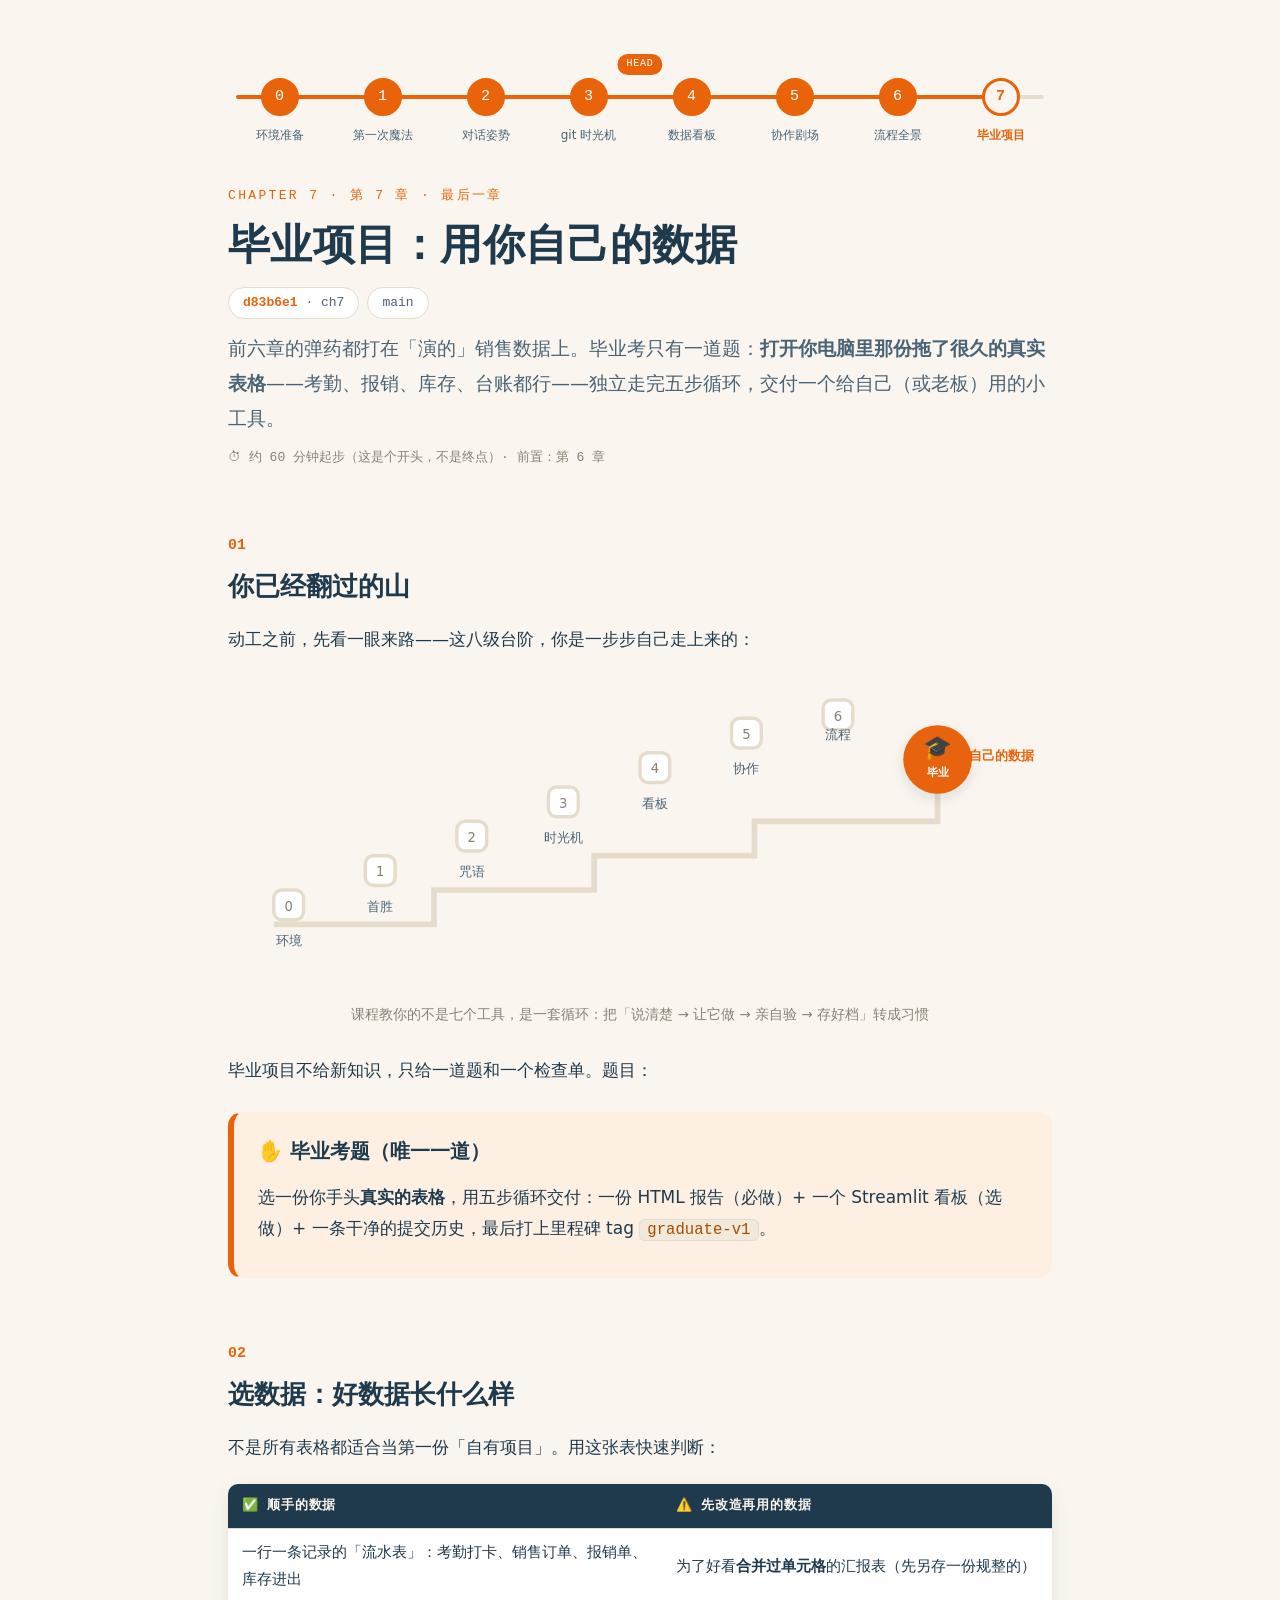
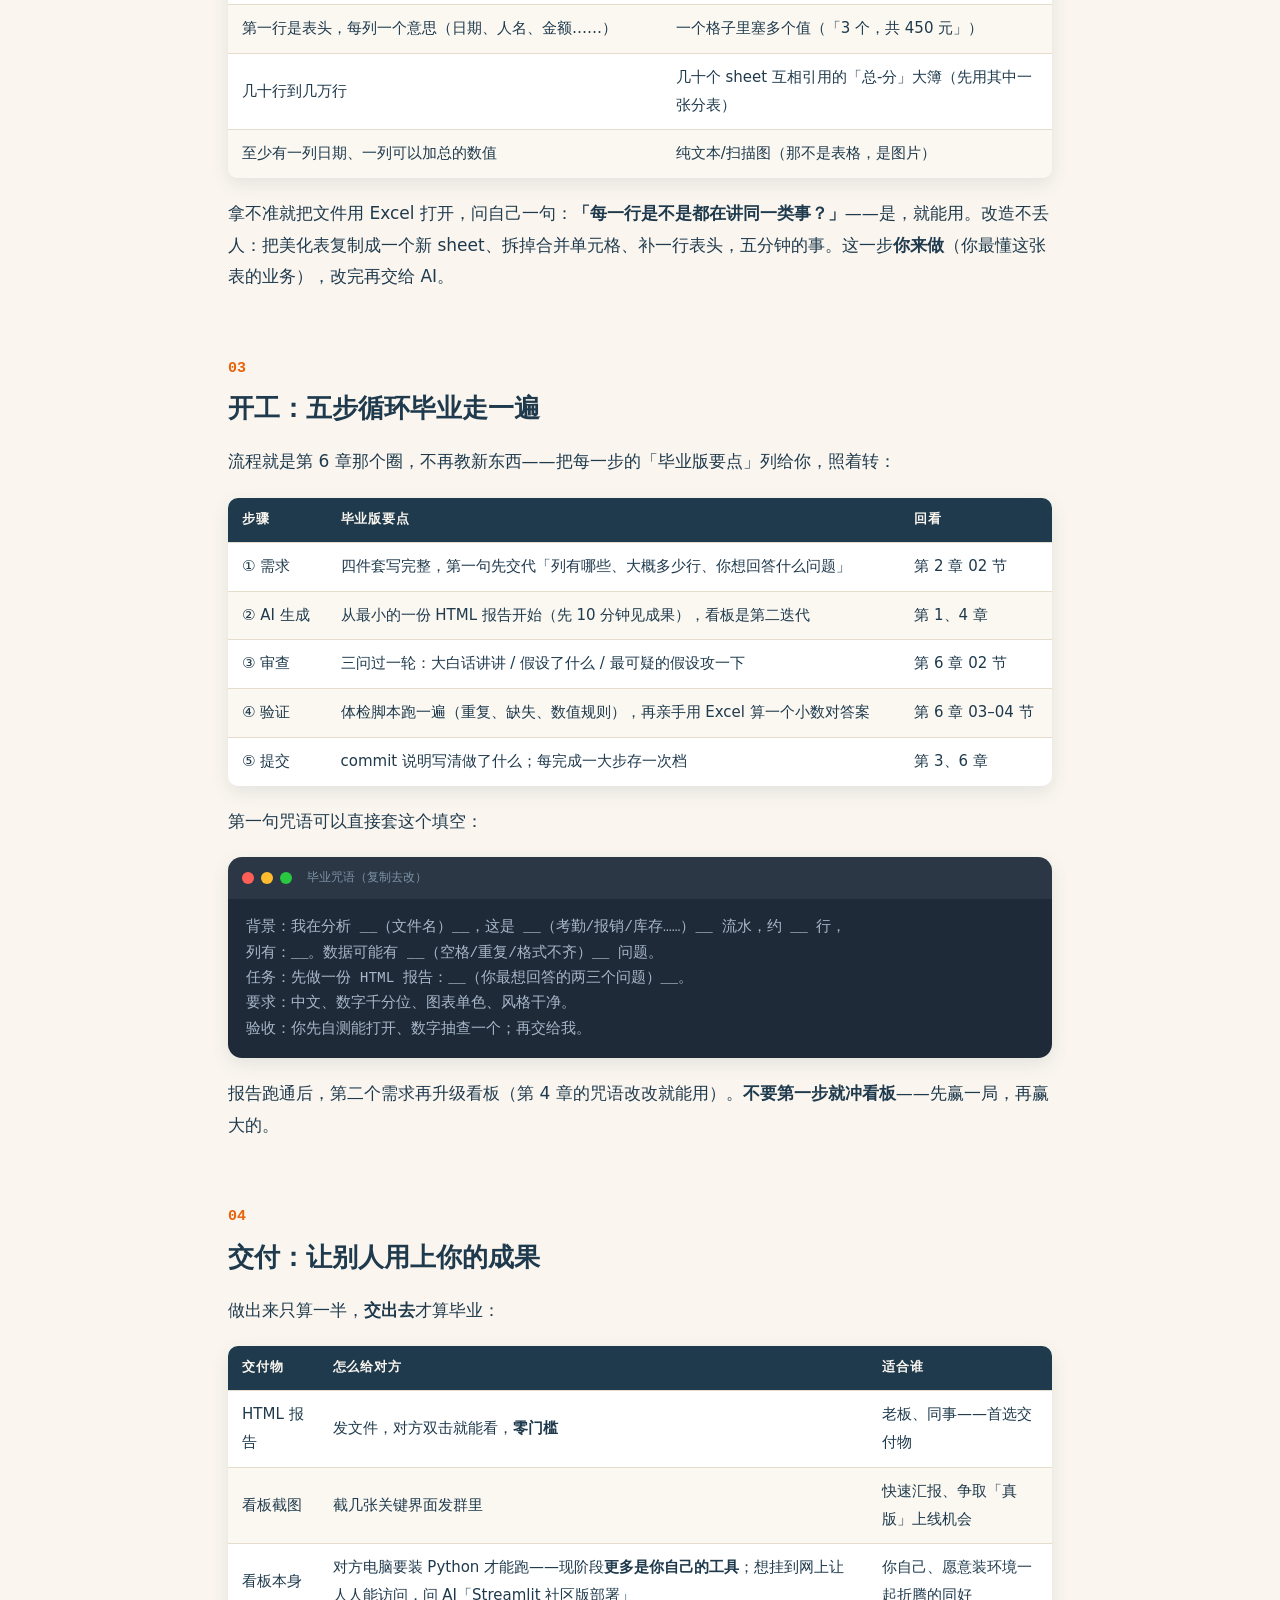
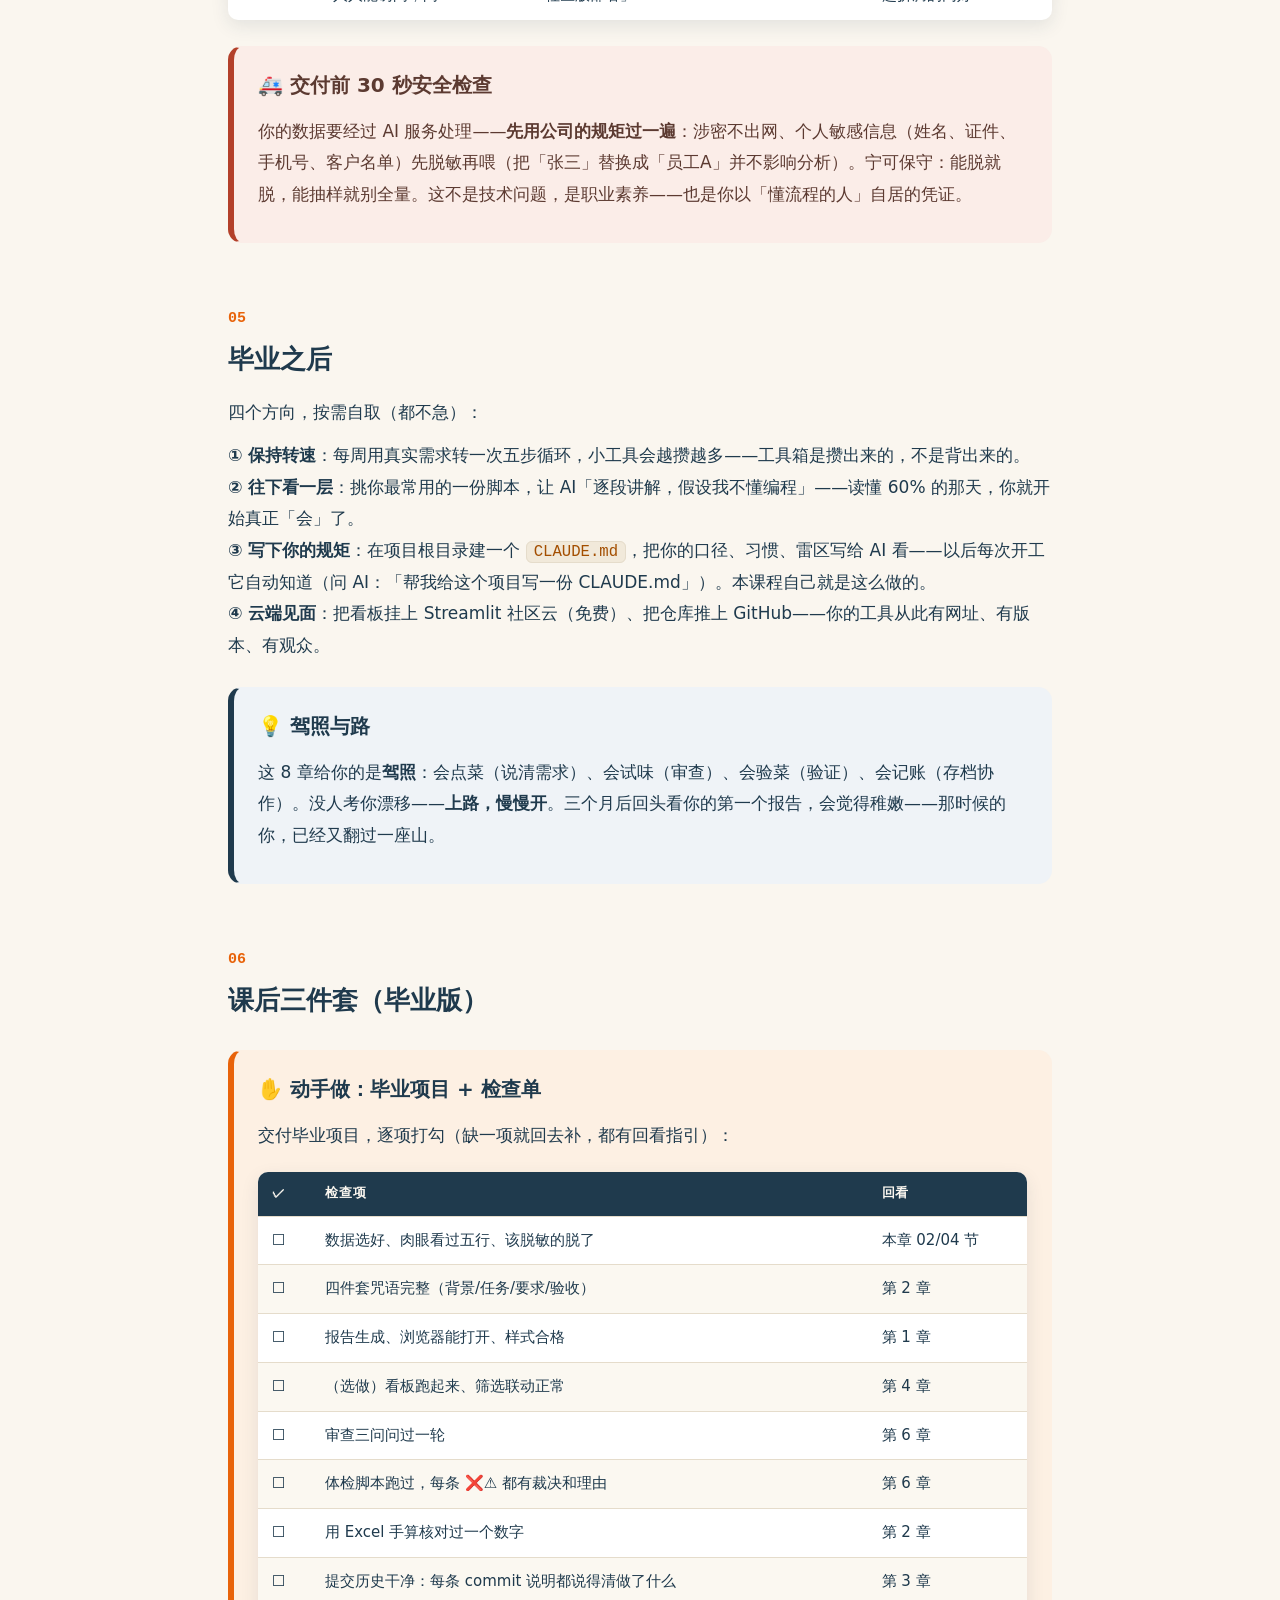
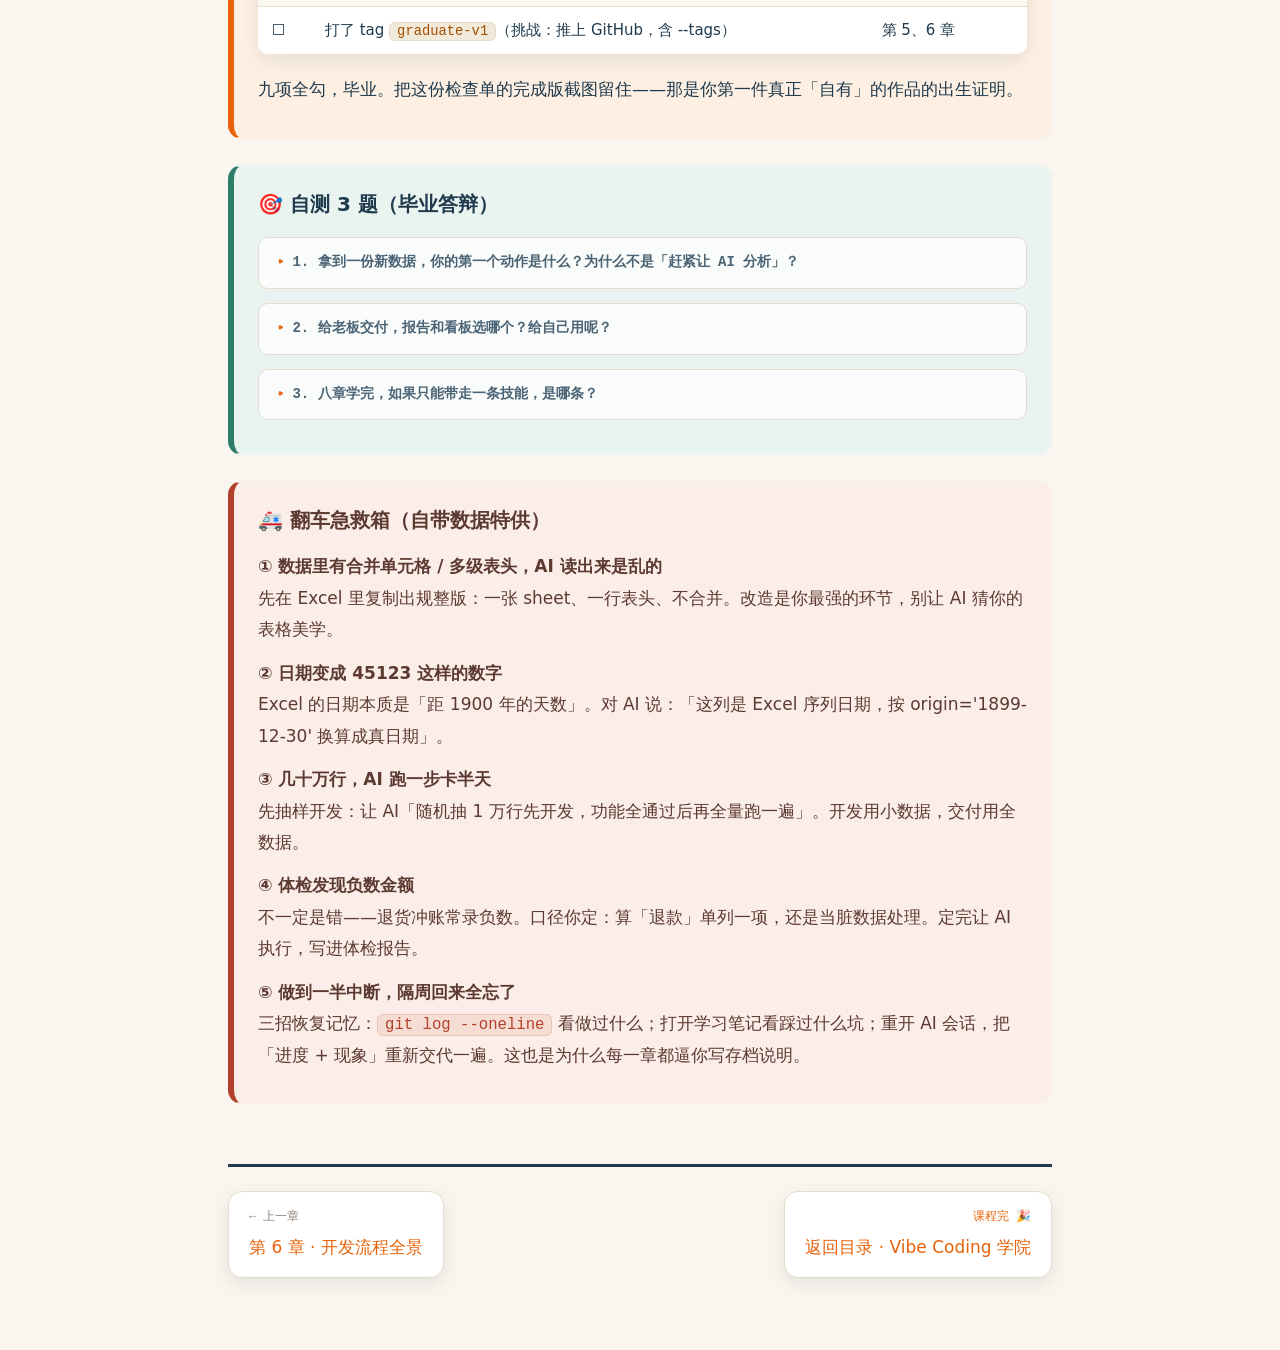
<file: tutorials/ch7.html>
<!DOCTYPE html>
<html lang="zh-CN">
<head>
<meta charset="UTF-8">
<meta name="viewport" content="width=device-width, initial-scale=1.0">
<title>第 7 章 · 毕业项目：用你自己的数据</title>
<link rel="stylesheet" href="assets/style.css">
</head>
<body>
<main class="page">

  <!-- git 提交图导航 -->
  <div class="ggwrap">
  <nav aria-label="课程进度">
    <ul class="gg" style="--p:93.75%">
      <li class="done"><a href="ch0.html">0</a><span class="gg-label">环境准备</span></li>
      <li class="done"><a href="ch1.html">1</a><span class="gg-label">第一次魔法</span></li>
      <li class="done"><a href="ch2.html">2</a><span class="gg-label">对话姿势</span></li>
      <li class="done"><a href="ch3.html">3</a><span class="gg-label">git 时光机</span></li>
      <li class="done"><a href="ch4.html">4</a><span class="gg-label">数据看板</span></li>
      <li class="done"><a href="ch5.html">5</a><span class="gg-label">协作剧场</span></li>
      <li class="done"><a href="ch6.html">6</a><span class="gg-label">流程全景</span></li>
      <li class="cur"><a href="ch7.html" aria-current="page">7</a><span class="gg-label">毕业项目</span></li>
    </ul>
  </nav>
  </div>

  <header class="chap-head">
    <p class="eyebrow">Chapter 7 · 第 7 章 · 最后一章</p>
    <h1>毕业项目：用你自己的数据</h1>
    <p><span class="hash-chip"><b>d83b6e1</b> · ch7</span><span class="hash-chip">main</span></p>
    <p class="lead">前六章的弹药都打在「演的」销售数据上。毕业考只有一道题：<b>打开你电脑里那份拖了很久的真实表格</b>——考勤、报销、库存、台账都行——独立走完五步循环，交付一个给自己（或老板）用的小工具。</p>
    <p class="meta-line">⏱ 约 60 分钟起步（这是个开头，不是终点）· 前置：第 6 章</p>
  </header>

  <!-- ============ 01 ============ -->
  <section>
    <h2><span class="sec-no">01</span>你已经翻过的山</h2>
    <p>动工之前，先看一眼来路——这八级台阶，你是一步步自己走上来的：</p>
    <figure class="fig">
      <svg viewBox="0 0 720 260" role="img" aria-label="八级台阶路线图，从环境准备到毕业项目，山顶插着毕业旗">
        <defs>
          <filter id="s7" x="-20%" y="-20%" width="140%" height="140%">
            <feDropShadow dx="0" dy="4" stdDeviation="5" flood-color="#1F3A4D" flood-opacity="0.12"/>
          </filter>
        </defs>
        <path d="M 40 210 L 180 210 L 180 180 L 320 180 L 320 150 L 460 150 L 460 120 L 620 120 L 620 90"
              fill="none" stroke="#E5DCCB" stroke-width="5"/>
        <g font-size="11.5" fill="#4A6375" text-anchor="middle">
          <rect x="40" y="180" width="26" height="26" rx="7" fill="#FFFFFF" stroke="#E5DCCB" stroke-width="3"/><text x="53" y="198" fill="#8A8175">0</text>
          <rect x="120" y="150" width="26" height="26" rx="7" fill="#FFFFFF" stroke="#E5DCCB" stroke-width="3"/><text x="133" y="168" fill="#8A8175">1</text>
          <rect x="200" y="120" width="26" height="26" rx="7" fill="#FFFFFF" stroke="#E5DCCB" stroke-width="3"/><text x="213" y="138" fill="#8A8175">2</text>
          <rect x="280" y="90" width="26" height="26" rx="7" fill="#FFFFFF" stroke="#E5DCCB" stroke-width="3"/><text x="293" y="108" fill="#8A8175">3</text>
          <rect x="360" y="60" width="26" height="26" rx="7" fill="#FFFFFF" stroke="#E5DCCB" stroke-width="3"/><text x="373" y="78" fill="#8A8175">4</text>
          <rect x="440" y="30" width="26" height="26" rx="7" fill="#FFFFFF" stroke="#E5DCCB" stroke-width="3"/><text x="453" y="48" fill="#8A8175">5</text>
          <rect x="520" y="14" width="26" height="26" rx="7" fill="#FFFFFF" stroke="#E5DCCB" stroke-width="3"/><text x="533" y="32" fill="#8A8175">6</text>
          <text x="53" y="228">环境</text><text x="133" y="198">首胜</text><text x="213" y="168">咒语</text><text x="293" y="138">时光机</text>
          <text x="373" y="108">看板</text><text x="453" y="78">协作</text><text x="533" y="48">流程</text>
        </g>
        <circle cx="620" cy="66" r="30" fill="#E8630A" filter="url(#s7)"/>
        <text x="620" y="62" text-anchor="middle" font-size="20">🎓</text>
        <text x="620" y="80" text-anchor="middle" font-size="10" fill="#fff" font-weight="700">毕业</text>
        <text x="676" y="66" font-size="11.5" fill="#E8630A" font-weight="700" text-anchor="middle">自己的数据</text>
      </svg>
      <figcaption>课程教你的不是七个工具，是一套循环：把「说清楚 → 让它做 → 亲自验 → 存好档」转成习惯</figcaption>
    </figure>
    <p>毕业项目不给新知识，只给一道题和一个检查单。题目：</p>
    <div class="box box-do">
      <h3>毕业考题（唯一一道）</h3>
      <p>选一份你手头<b>真实的表格</b>，用五步循环交付：一份 HTML 报告（必做）+ 一个 Streamlit 看板（选做）+ 一条干净的提交历史，最后打上里程碑 tag <code>graduate-v1</code>。</p>
    </div>
  </section>

  <!-- ============ 02 ============ -->
  <section>
    <h2><span class="sec-no">02</span>选数据：好数据长什么样</h2>
    <p>不是所有表格都适合当第一份「自有项目」。用这张表快速判断：</p>
    <table>
      <thead><tr><th>✅ 顺手的数据</th><th>⚠️ 先改造再用的数据</th></tr></thead>
      <tbody>
        <tr><td>一行一条记录的「流水表」：考勤打卡、销售订单、报销单、库存进出</td><td>为了好看<b>合并过单元格</b>的汇报表（先另存一份规整的）</td></tr>
        <tr><td>第一行是表头，每列一个意思（日期、人名、金额……）</td><td>一个格子里塞多个值（「3 个，共 450 元」）</td></tr>
        <tr><td>几十行到几万行</td><td>几十个 sheet 互相引用的「总-分」大簿（先用其中一张分表）</td></tr>
        <tr><td>至少有一列日期、一列可以加总的数值</td><td>纯文本/扫描图（那不是表格，是图片）</td></tr>
      </tbody>
    </table>
    <p>拿不准就把文件用 Excel 打开，问自己一句：<b>「每一行是不是都在讲同一类事？」</b>——是，就能用。改造不丢人：把美化表复制成一个新 sheet、拆掉合并单元格、补一行表头，五分钟的事。这一步<b>你来做</b>（你最懂这张表的业务），改完再交给 AI。</p>
  </section>

  <!-- ============ 03 ============ -->
  <section>
    <h2><span class="sec-no">03</span>开工：五步循环毕业走一遍</h2>
    <p>流程就是第 6 章那个圈，不再教新东西——把每一步的「毕业版要点」列给你，照着转：</p>
    <table>
      <thead><tr><th>步骤</th><th>毕业版要点</th><th>回看</th></tr></thead>
      <tbody>
        <tr><td>① 需求</td><td>四件套写完整，第一句先交代「列有哪些、大概多少行、你想回答什么问题」</td><td>第 2 章 02 节</td></tr>
        <tr><td>② AI 生成</td><td>从最小的一份 HTML 报告开始（先 10 分钟见成果），看板是第二迭代</td><td>第 1、4 章</td></tr>
        <tr><td>③ 审查</td><td>三问过一轮：大白话讲讲 / 假设了什么 / 最可疑的假设攻一下</td><td>第 6 章 02 节</td></tr>
        <tr><td>④ 验证</td><td>体检脚本跑一遍（重复、缺失、数值规则），再亲手用 Excel 算一个小数对答案</td><td>第 6 章 03–04 节</td></tr>
        <tr><td>⑤ 提交</td><td>commit 说明写清做了什么；每完成一大步存一次档</td><td>第 3、6 章</td></tr>
      </tbody>
    </table>
    <p>第一句咒语可以直接套这个填空：</p>
    <div class="term">
      <div class="term-bar"><span class="dot r"></span><span class="dot y"></span><span class="dot g"></span><span class="term-title">毕业咒语（复制去改）</span></div>
      <pre><span class="out">背景：我在分析 __（文件名）__，这是 __（考勤/报销/库存……）__ 流水，约 __ 行，
列有：__。数据可能有 __（空格/重复/格式不齐）__ 问题。
任务：先做一份 HTML 报告：__（你最想回答的两三个问题）__。
要求：中文、数字千分位、图表单色、风格干净。
验收：你先自测能打开、数字抽查一个；再交给我。</span></pre>
    </div>
    <p>报告跑通后，第二个需求再升级看板（第 4 章的咒语改改就能用）。<b>不要第一步就冲看板</b>——先赢一局，再赢大的。</p>
  </section>

  <!-- ============ 04 ============ -->
  <section>
    <h2><span class="sec-no">04</span>交付：让别人用上你的成果</h2>
    <p>做出来只算一半，<b>交出去</b>才算毕业：</p>
    <table>
      <thead><tr><th>交付物</th><th>怎么给对方</th><th>适合谁</th></tr></thead>
      <tbody>
        <tr><td>HTML 报告</td><td>发文件，对方双击就能看，<b>零门槛</b></td><td>老板、同事——首选交付物</td></tr>
        <tr><td>看板截图</td><td>截几张关键界面发群里</td><td>快速汇报、争取「真版」上线机会</td></tr>
        <tr><td>看板本身</td><td>对方电脑要装 Python 才能跑——现阶段<b>更多是你自己的工具</b>；想挂到网上让人人能访问，问 AI「Streamlit 社区版部署」</td><td>你自己、愿意装环境一起折腾的同好</td></tr>
      </tbody>
    </table>
    <div class="box box-aid">
      <h3>交付前 30 秒安全检查</h3>
      <p>你的数据要经过 AI 服务处理——<b>先用公司的规矩过一遍</b>：涉密不出网、个人敏感信息（姓名、证件、手机号、客户名单）先脱敏再喂（把「张三」替换成「员工A」并不影响分析）。宁可保守：能脱就脱，能抽样就别全量。这不是技术问题，是职业素养——也是你以「懂流程的人」自居的凭证。</p>
    </div>
  </section>

  <!-- ============ 05 ============ -->
  <section>
    <h2><span class="sec-no">05</span>毕业之后</h2>
    <p>四个方向，按需自取（都不急）：</p>
    <p><b>① 保持转速</b>：每周用真实需求转一次五步循环，小工具会越攒越多——工具箱是攒出来的，不是背出来的。<br>
    <b>② 往下看一层</b>：挑你最常用的一份脚本，让 AI「逐段讲解，假设我不懂编程」——读懂 60% 的那天，你就开始真正「会」了。<br>
    <b>③ 写下你的规矩</b>：在项目根目录建一个 <code>CLAUDE.md</code>，把你的口径、习惯、雷区写给 AI 看——以后每次开工它自动知道（问 AI：「帮我给这个项目写一份 CLAUDE.md」）。本课程自己就是这么做的。<br>
    <b>④ 云端见面</b>：把看板挂上 Streamlit 社区云（免费）、把仓库推上 GitHub——你的工具从此有网址、有版本、有观众。</p>
    <div class="box box-tip">
      <h3>驾照与路</h3>
      <p>这 8 章给你的是<b>驾照</b>：会点菜（说清需求）、会试味（审查）、会验菜（验证）、会记账（存档协作）。没人考你漂移——<b>上路，慢慢开</b>。三个月后回头看你的第一个报告，会觉得稚嫩——那时候的你，已经又翻过一座山。</p>
    </div>
  </section>

  <!-- ============ 三件套 ============ -->
  <section>
    <h2><span class="sec-no">06</span>课后三件套（毕业版）</h2>

    <div class="box box-do">
      <h3>动手做：毕业项目 + 检查单</h3>
      <p>交付毕业项目，逐项打勾（缺一项就回去补，都有回看指引）：</p>
      <table>
        <thead><tr><th>✓</th><th>检查项</th><th>回看</th></tr></thead>
        <tbody>
          <tr><td>☐</td><td>数据选好、肉眼看过五行、该脱敏的脱了</td><td>本章 02/04 节</td></tr>
          <tr><td>☐</td><td>四件套咒语完整（背景/任务/要求/验收）</td><td>第 2 章</td></tr>
          <tr><td>☐</td><td>报告生成、浏览器能打开、样式合格</td><td>第 1 章</td></tr>
          <tr><td>☐</td><td>（选做）看板跑起来、筛选联动正常</td><td>第 4 章</td></tr>
          <tr><td>☐</td><td>审查三问问过一轮</td><td>第 6 章</td></tr>
          <tr><td>☐</td><td>体检脚本跑过，每条 ❌⚠️ 都有裁决和理由</td><td>第 6 章</td></tr>
          <tr><td>☐</td><td>用 Excel 手算核对过一个数字</td><td>第 2 章</td></tr>
          <tr><td>☐</td><td>提交历史干净：每条 commit 说明都说得清做了什么</td><td>第 3 章</td></tr>
          <tr><td>☐</td><td>打了 tag <code>graduate-v1</code>（挑战：推上 GitHub，含 --tags）</td><td>第 5、6 章</td></tr>
        </tbody>
      </table>
      <p style="margin-top:10px">九项全勾，毕业。把这份检查单的完成版截图留住——那是你第一件真正「自有」的作品的出生证明。</p>
    </div>

    <div class="box box-quiz">
      <h3>自测 3 题（毕业答辩）</h3>
      <details><summary>1. 拿到一份新数据，你的第一个动作是什么？为什么不是「赶紧让 AI 分析」？</summary><p>先用 Excel 肉眼看几行：一不一样的事、表头是什么、有没有合并单元格和空格子。因为咒语第一件套是「背景」——没看过数据，你说不出背景，AI 只能瞎猜；而且脏数据的问题，眼睛最先发现。</p></details>
      <details><summary>2. 给老板交付，报告和看板选哪个？给自己用呢？</summary><p>给老板：报告（HTML 文件双击即看，零门槛，结论定格）。给自己：看板（问题天天变，筛选器天天答）。本质是第 4 章那句话——报告服务于「这一次的结论」，看板服务于「以后每一次的好奇」。</p></details>
      <details><summary>3. 八章学完，如果只能带走一条技能，是哪条？</summary><p>把需求说清楚，然后亲自验收。工具每半年换一茬，AI 一代比一代强——但「说清要什么」和「证明做对了」永远是人的活。你在第 1 章第一次念咒语时就在练它，第八周你只是练得更熟了。</p></details>
    </div>

    <div class="box box-aid">
      <h3>翻车急救箱（自带数据特供）</h3>
      <p><b>① 数据里有合并单元格 / 多级表头，AI 读出来是乱的</b><br>先在 Excel 里复制出规整版：一张 sheet、一行表头、不合并。改造是你最强的环节，别让 AI 猜你的表格美学。</p>
      <p><b>② 日期变成 45123 这样的数字</b><br>Excel 的日期本质是「距 1900 年的天数」。对 AI 说：「这列是 Excel 序列日期，按 origin='1899-12-30' 换算成真日期」。</p>
      <p><b>③ 几十万行，AI 跑一步卡半天</b><br>先抽样开发：让 AI「随机抽 1 万行先开发，功能全通过后再全量跑一遍」。开发用小数据，交付用全数据。</p>
      <p><b>④ 体检发现负数金额</b><br>不一定是错——退货冲账常录负数。口径你定：算「退款」单列一项，还是当脏数据处理。定完让 AI 执行，写进体检报告。</p>
      <p><b>⑤ 做到一半中断，隔周回来全忘了</b><br>三招恢复记忆：<code>git log --oneline</code> 看做过什么；打开学习笔记看踩过什么坑；重开 AI 会话，把「进度 + 现象」重新交代一遍。这也是为什么每一章都逼你写存档说明。</p>
    </div>
  </section>

  <!-- 章尾导航 -->
  <nav class="pager" aria-label="上一章下一章">
    <a href="ch6.html"><span class="dir">← 上一章</span>第 6 章 · 开发流程全景</a>
    <a class="next" href="index.html"><span class="dir dir-next">课程完 🎉</span>返回目录 · Vibe Coding 学院</a>
  </nav>

</main>
</body>
</html>
</file>
<file: tutorials/assets/style.css>
/* ============================================================
   Vibe Coding 学院 · 全站唯一样式表
   视觉基调：明亮纸感 / 墨青 + 暖橙 / 终端窗口外壳 / git 提交图导航
   规则见仓库 CLAUDE.md —— 改 token 请同步更新 CLAUDE.md
   ============================================================ */

:root {
  /* 颜色 token */
  --paper: #FAF6EF;        /* 纸白：页面底色 */
  --ink: #1F3A4D;          /* 墨青：标题与正文 */
  --ink-soft: #4A6375;     /* 墨青弱化：次级正文 */
  --orange: #E8630A;       /* 暖橙：强调 / 链接 / 进度 */
  --orange-bg: #FDF0E3;    /* 暖橙底：动手做 */
  --teal: #2E7D6B;         /* 青瓷绿：自测 / 成功态 */
  --teal-bg: #E9F3EF;
  --rose: #B3402A;         /* 砖红：翻车急救箱 */
  --rose-bg: #FBEDE8;
  --code-bg: #1E2A38;      /* 代码块深蓝黑 */
  --code-ink: #DCE6F2;
  --muted: #8A8175;        /* 灰褐：注释 / 辅助说明 */
  --card: #FFFFFF;         /* 卡片白 */
  --line: #E5DCCB;         /* 纸感分隔线 */

  /* 字体 token */
  --sans: "Segoe UI", "Microsoft YaHei", "PingFang SC", system-ui, sans-serif;
  --mono: "Cascadia Code", "Consolas", "JetBrains Mono", "Courier New", monospace;

  /* 布局 token */
  --w: 880px;
  --radius: 14px;
  --shadow: 0 6px 18px rgba(31, 58, 77, 0.10);
}

/* ---------- 基础 ---------- */

* { box-sizing: border-box; }

html { -webkit-text-size-adjust: 100%; }

body {
  margin: 0;
  background: var(--paper);
  color: var(--ink);
  font-family: var(--sans);
  font-size: 17px;
  line-height: 1.85;
}

.page {
  max-width: var(--w);
  margin: 0 auto;
  padding: 40px 28px 72px;
}

a { color: var(--orange); text-decoration: none; }
a:hover { text-decoration: underline; }
a:focus-visible, summary:focus-visible, button:focus-visible {
  outline: 3px solid var(--orange);
  outline-offset: 2px;
  border-radius: 4px;
}

::selection { background: var(--orange); color: #fff; }

img, svg { max-width: 100%; }

/* ---------- 章首 ---------- */

.chap-head { margin: 26px 0 34px; }

.eyebrow {
  font-family: var(--mono);
  font-size: 13px;
  letter-spacing: 0.18em;
  color: var(--orange);
  text-transform: uppercase;
  margin: 0 0 10px;
}

h1 {
  font-size: clamp(30px, 5vw, 42px);
  font-weight: 800;
  line-height: 1.3;
  letter-spacing: 0.01em;
  margin: 0 0 14px;
}

.hash-chip {
  display: inline-block;
  font-family: var(--mono);
  font-size: 13px;
  color: var(--ink-soft);
  background: var(--card);
  border: 1px solid var(--line);
  border-radius: 999px;
  padding: 3px 14px;
  margin-right: 8px;
  vertical-align: middle;
}
.hash-chip b { color: var(--orange); font-weight: 600; }

.lead {
  font-size: 19px;
  color: var(--ink-soft);
  margin: 0 0 8px;
}

.meta-line {
  font-family: var(--mono);
  font-size: 13px;
  color: var(--muted);
  margin: 10px 0 0;
}

/* ---------- git 提交图导航（签名元素）：全节点可点击 ---------- */

/* 横向滚动容器：窄屏时导航可滑动而不是丢掉标签 */
.ggwrap { overflow-x: auto; margin: 0 -4px; padding: 2px 4px; }

.gg {
  --p: 6.25%;   /* 进度填充终点：填到当前章节点中心（index 页为 100%） */
  display: flex;
  list-style: none;
  margin: 36px 0 10px;
  padding: 0;
  position: relative;
  min-width: 640px;
}

/* 贯穿线：橙色 = 已走过的进度，其余 = 还没走 */
.gg::before {
  content: "";
  position: absolute;
  top: 17px;
  left: 1%;
  right: 1%;
  height: 4px;
  border-radius: 2px;
  background: linear-gradient(90deg,
    var(--orange) 0%, var(--orange) var(--p),
    var(--line) var(--p), var(--line) 100%);
}

.gg li { width: 12.5%; text-align: center; }

.gg a {
  display: inline-flex;
  align-items: center;
  justify-content: center;
  width: 38px;
  height: 38px;
  border-radius: 50%;
  font-family: var(--mono);
  font-size: 15px;
  color: var(--ink-soft);
  background: var(--paper);
  border: 3px solid var(--line);
  position: relative;
  z-index: 1;
  transition: transform 0.15s ease, border-color 0.15s ease, box-shadow 0.15s ease;
}
.gg a:hover {
  transform: translateY(-3px);
  border-color: var(--orange);
  box-shadow: var(--shadow);
  text-decoration: none;
}
.gg li.done a {
  background: var(--orange);
  border-color: var(--orange);
  color: #fff;
}
.gg li.cur a {
  border-color: var(--orange);
  color: var(--orange);
  font-weight: 700;
}

/* HEAD 指针：当前章头顶的小徽章 */
.gg li.cur::before {
  content: "HEAD";
  position: absolute;
  top: -24px;
  left: 50%;
  transform: translateX(-50%);
  font-family: var(--mono);
  font-size: 10px;
  letter-spacing: 0.08em;
  color: #fff;
  background: var(--orange);
  border-radius: 999px;
  padding: 1px 9px;
  z-index: 2;
}

.gg-label {
  display: block;
  margin-top: 8px;
  font-size: 12px;
  color: var(--muted);
  white-space: nowrap;
}
.gg li.done .gg-label { color: var(--ink-soft); }
.gg li.cur .gg-label { color: var(--orange); font-weight: 600; }

@media (prefers-reduced-motion: no-preference) {
  .gg li.cur a { animation: pulse 2.4s ease-in-out infinite; }
  @keyframes pulse {
    0%, 100% { box-shadow: 0 0 0 0 rgba(232, 99, 10, 0.35); }
    50% { box-shadow: 0 0 0 8px rgba(232, 99, 10, 0); }
  }
}

/* ---------- 标题层级 ---------- */

h2 {
  font-size: 26px;
  font-weight: 800;
  margin: 52px 0 14px;
  padding-top: 10px;
}
h2 .sec-no {
  font-family: var(--mono);
  font-size: 15px;
  color: var(--orange);
  font-weight: 600;
  display: block;
  margin-bottom: 2px;
}

h3 { font-size: 20px; font-weight: 700; margin: 34px 0 10px; }

p { margin: 12px 0; }

hr {
  border: none;
  border-top: 1px dashed var(--line);
  margin: 44px 0;
}

/* ---------- 终端外壳代码块（第二个签名元素） ---------- */

.term {
  background: var(--code-bg);
  border-radius: var(--radius);
  box-shadow: var(--shadow);
  margin: 20px 0;
  overflow: hidden;
}
.term-bar {
  display: flex;
  align-items: center;
  gap: 7px;
  padding: 10px 14px;
  background: rgba(255, 255, 255, 0.06);
}
.term-bar .dot { width: 12px; height: 12px; border-radius: 50%; }
.dot.r { background: #FF5F57; } .dot.y { background: #FEBC2E; } .dot.g { background: #28C840; }
.term-title {
  margin-left: 8px;
  font-family: var(--mono);
  font-size: 12px;
  color: #7E93A8;
}
.term pre {
  margin: 0;
  padding: 16px 18px;
  overflow-x: auto;
  font-family: var(--mono);
  font-size: 14.5px;
  line-height: 1.75;
  color: var(--code-ink);
}
.term .cmd { color: #FFD8A8; }        /* 你要敲的命令 */
.term .cmd::before { content: "$ "; color: #6FA8DC; font-weight: 700; }
.term .out { color: #A7B7C9; }        /* 电脑的回应 */
.term .ok { color: #7DDBA3; }         /* 成功输出 */
.term .err { color: #FF9B8A; }        /* 报错 */
.term .cmt { color: #6B7E92; }        /* 注释/说明 */

/* 行内代码与按键 */
code:not(pre code) {
  font-family: var(--mono);
  font-size: 0.92em;
  background: #F1E9DA;
  border: 1px solid var(--line);
  border-radius: 6px;
  padding: 1px 7px;
  color: #A34E00;
  word-break: break-all;
}
kbd {
  font-family: var(--mono);
  font-size: 13px;
  background: var(--card);
  border: 1px solid var(--line);
  border-bottom-width: 3px;
  border-radius: 6px;
  padding: 2px 9px;
}

/* ---------- AI 对话气泡 ---------- */

.chat { margin: 22px 0; }
.chat p { margin: 0; }

.chat-user, .chat-ai, .chat-term {
  border-radius: var(--radius);
  padding: 13px 18px;
  margin: 10px 0;
  max-width: 88%;
  line-height: 1.75;
}
.chat-user {
  margin-left: auto;
  background: var(--orange);
  color: #fff;
  border-bottom-right-radius: 4px;
  width: fit-content;
}
/* 选中态反转：全局 ::selection 是橙底白字，和本气泡同色，选中会完全看不见（像张图片）——反转为白底橙字。
   两条选择器：元素自身 + 气泡内的 b/code 等内联元素（::selection 不继承） */
.chat-user::selection, .chat-user ::selection { background: var(--card); color: var(--orange); }
.chat-user::before { content: "👤 你说"; display: block; font-size: 12px; font-family: var(--mono); opacity: 0.85; margin-bottom: 4px; }
.chat-ai {
  background: var(--card);
  border: 1px solid var(--line);
  border-bottom-left-radius: 4px;
  box-shadow: var(--shadow);
  width: fit-content;
}
.chat-ai::before { content: "🤖 AI 回答"; display: block; font-size: 12px; font-family: var(--mono); color: var(--teal); margin-bottom: 4px; }
.chat-ai code:not(pre code) { background: var(--teal-bg); border-color: #CFE4DC; color: var(--teal); }
.chat-term {
  font-family: var(--mono);
  font-size: 14px;
  background: var(--code-bg);
  color: var(--code-ink);
  width: 100%;
  max-width: 100%;
}
.chat-term::before { content: "⌨️ 终端输出"; display: block; font-size: 12px; color: #7E93A8; margin-bottom: 6px; }
.chat-term .ok { color: #7DDBA3; }

/* ---------- 功能盒：动手做 / 类比 / 急救箱 / 自测 ---------- */

.box {
  border-radius: var(--radius);
  padding: 20px 24px;
  margin: 26px 0;
  border: 1px solid transparent;
}
.box h3, .box h4 { margin-top: 0; }

.box-do   { background: var(--orange-bg); border-left: 6px solid var(--orange); }
.box-do h3::before, .box-do h4::before { content: "✋ "; }

.box-tip  { background: #EFF3F7; border-left: 6px solid var(--ink); }
.box-tip h3::before, .box-tip h4::before { content: "💡 "; }

.box-aid  { background: var(--rose-bg); border-left: 6px solid var(--rose); }
.box-aid h3::before, .box-aid h4::before { content: "🚑 "; }
.box-aid { color: #5C3A31; }
.box-aid code:not(pre code) { background: #F6DDD4; border-color: #E8C4B8; color: var(--rose); }

.box-quiz { background: var(--teal-bg); border-left: 6px solid var(--teal); }
.box-quiz h3::before, .box-quiz h4::before { content: "🎯 "; }

/* 折叠组件（参考过程 / 自测答案） */
details {
  background: rgba(255, 255, 255, 0.75);
  border: 1px solid var(--line);
  border-radius: 10px;
  padding: 12px 18px;
  margin: 14px 0;
}
details summary {
  cursor: pointer;
  font-weight: 600;
  font-family: var(--mono);
  font-size: 14px;
  color: var(--ink-soft);
  list-style: none;
}
details summary::before { content: "▸ "; color: var(--orange); }
details[open] summary::before { content: "▾ "; }
details summary::-webkit-details-marker { display: none; }

/* ---------- 表格 ---------- */

table {
  width: 100%;
  border-collapse: collapse;
  margin: 20px 0;
  font-size: 15px;
  background: var(--card);
  border-radius: 10px;
  overflow: hidden;
  box-shadow: var(--shadow);
}
th {
  text-align: left;
  font-family: var(--mono);
  font-size: 13px;
  letter-spacing: 0.06em;
  color: var(--paper);
  background: var(--ink);
  padding: 10px 14px;
}
td { padding: 10px 14px; border-top: 1px solid var(--line); }
tbody tr:nth-child(even) { background: #FBF8F1; }
td.num, th.num { text-align: right; font-family: var(--mono); }

/* ---------- 章尾导航 ---------- */

.pager {
  display: flex;
  justify-content: space-between;
  gap: 16px;
  margin-top: 60px;
  padding-top: 24px;
  border-top: 3px solid var(--ink);
}
.pager a {
  background: var(--card);
  border: 1px solid var(--line);
  border-radius: var(--radius);
  padding: 14px 20px;
  box-shadow: var(--shadow);
  max-width: 46%;
}
.pager a:hover { border-color: var(--orange); text-decoration: none; }
.pager .dir { display: block; font-family: var(--mono); font-size: 12px; color: var(--muted); margin-bottom: 3px; }
.pager .next { margin-left: auto; text-align: right; }
.pager .dir-next { color: var(--orange); }

/* ---------- 目录首页 ---------- */

.hero { padding: 34px 0 10px; }
.hero .lead { font-size: 20px; }

.cards {
  display: grid;
  grid-template-columns: repeat(2, 1fr);
  gap: 18px;
  margin: 26px 0;
}
.card {
  display: block;
  background: var(--card);
  border: 1px solid var(--line);
  border-radius: var(--radius);
  padding: 20px 22px;
  box-shadow: var(--shadow);
  color: var(--ink);
  position: relative;
}
.card:hover { border-color: var(--orange); text-decoration: none; transform: translateY(-2px); transition: transform 0.15s ease; }
.card .no {
  font-family: var(--mono);
  font-size: 13px;
  color: var(--orange);
  letter-spacing: 0.12em;
}
.card h3 { margin: 6px 0 6px; font-size: 18px; }
.card p { margin: 0; font-size: 14.5px; color: var(--ink-soft); line-height: 1.7; }
.card .mins {
  display: inline-block;
  margin-top: 10px;
  font-family: var(--mono);
  font-size: 12px;
  color: var(--muted);
}
.card.locked { opacity: 0.55; }
.card.locked .no::after { content: " · 敬请期待"; color: var(--muted); letter-spacing: 0; }

/* 里程碑：三步成果 */
.steps3 { display: grid; grid-template-columns: repeat(3, 1fr); gap: 14px; margin: 24px 0; }
.step3 {
  background: var(--card);
  border: 1px solid var(--line);
  border-radius: var(--radius);
  padding: 16px 18px;
  box-shadow: var(--shadow);
  font-size: 14.5px;
}
.step3 b { display: block; font-size: 16px; margin-bottom: 4px; }
.step3 .when { font-family: var(--mono); font-size: 12px; color: var(--orange); }

/* ---------- 插图 ---------- */

.fig { margin: 28px 0; text-align: center; }
.fig figcaption {
  font-size: 13.5px;
  color: var(--muted);
  margin-top: 10px;
  text-align: center;
}
.fig svg { width: 100%; height: auto; }

/* ---------- 响应式 ---------- */

@media (max-width: 680px) {
  .page { padding: 24px 18px 56px; }
  .cards, .steps3 { grid-template-columns: 1fr; }
  .chat-user, .chat-ai { max-width: 100%; }
}

/* ---------- 动效偏好 ---------- */

@media (prefers-reduced-motion: reduce) {
  * { animation: none !important; transition: none !important; }
}
</file>
